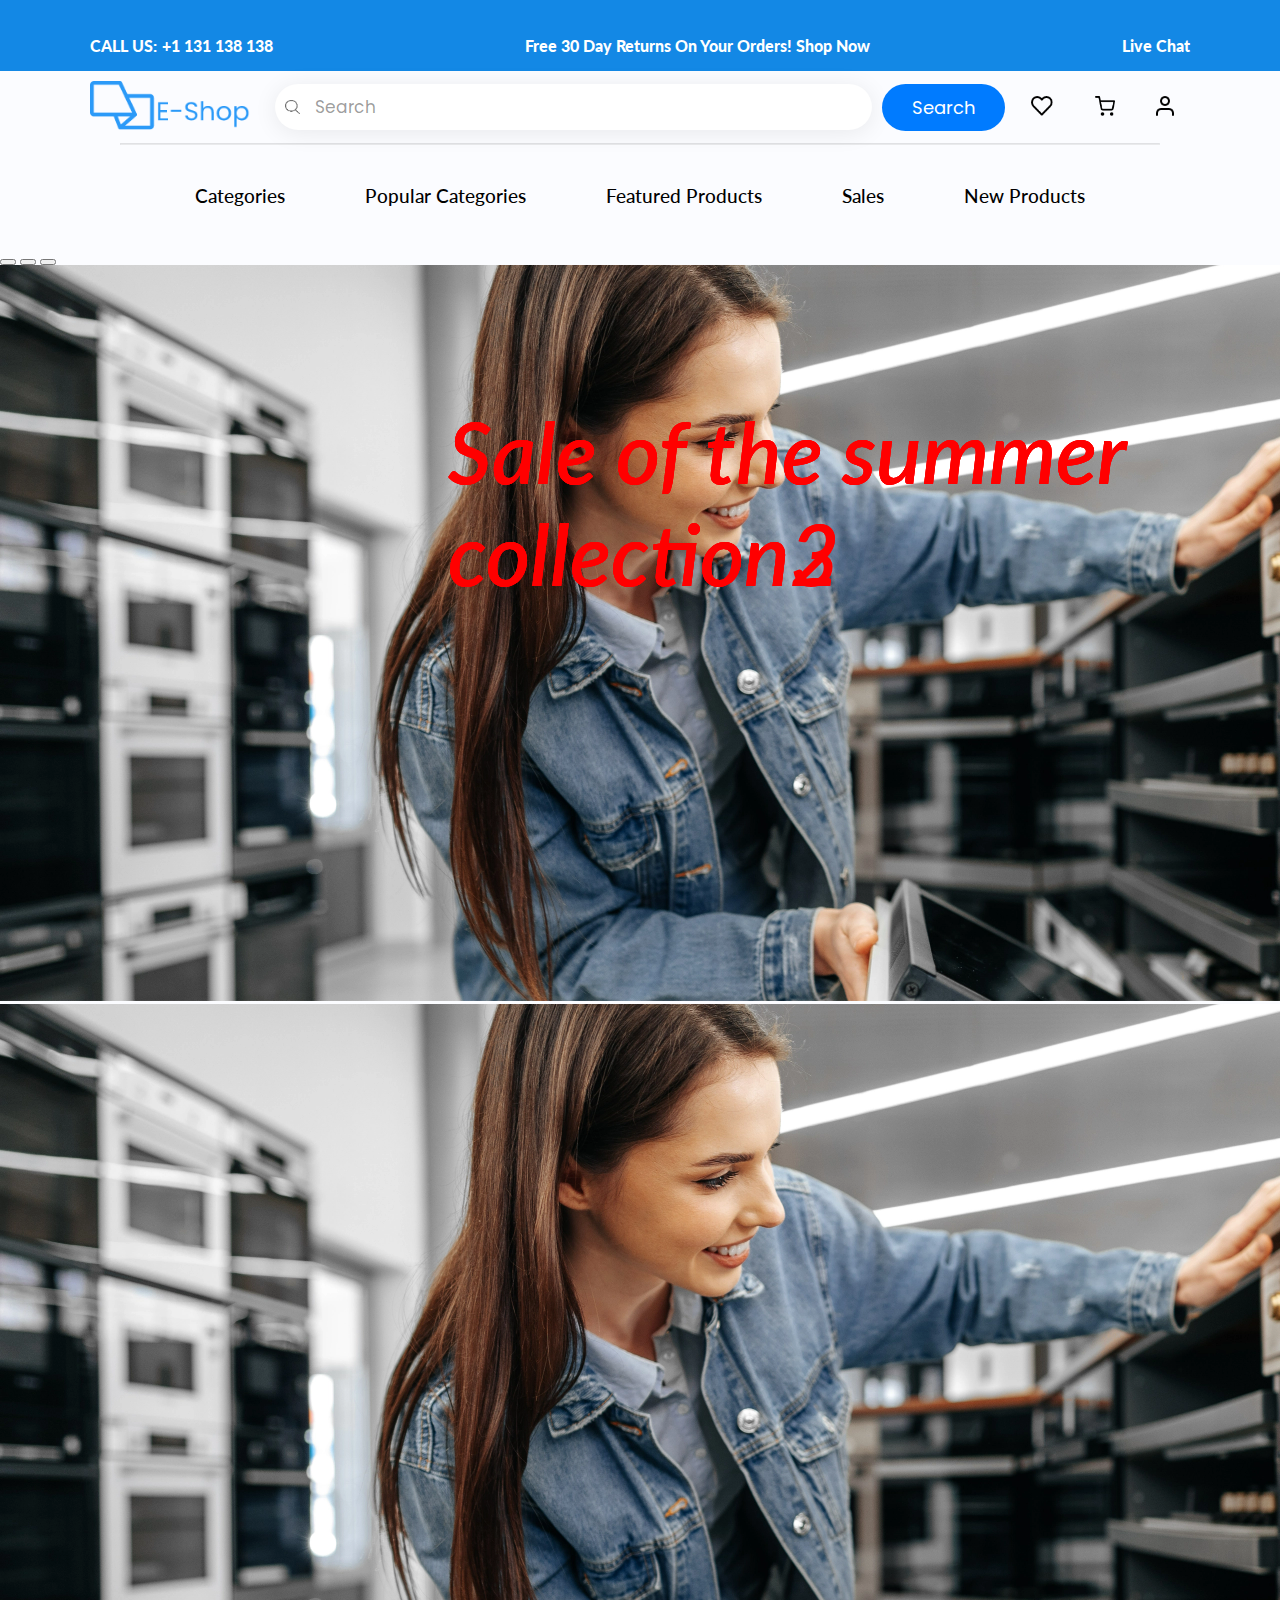
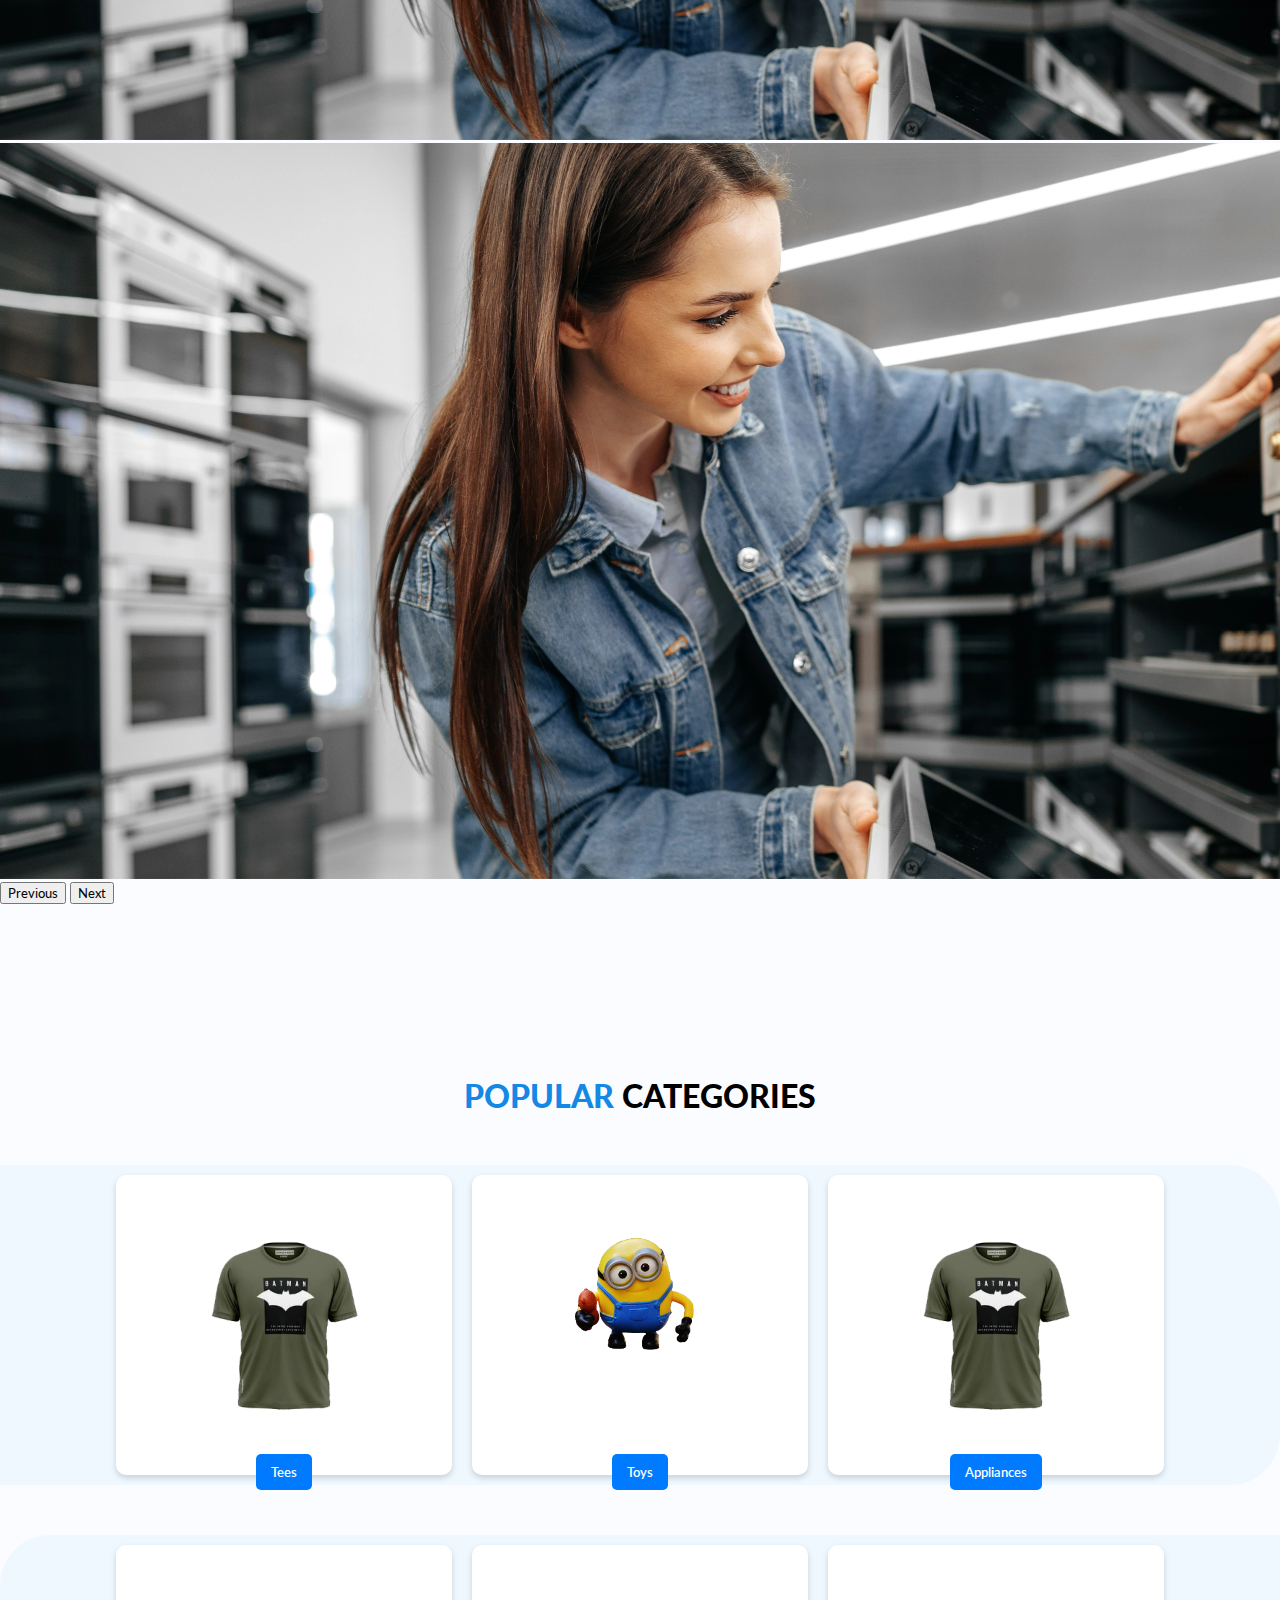
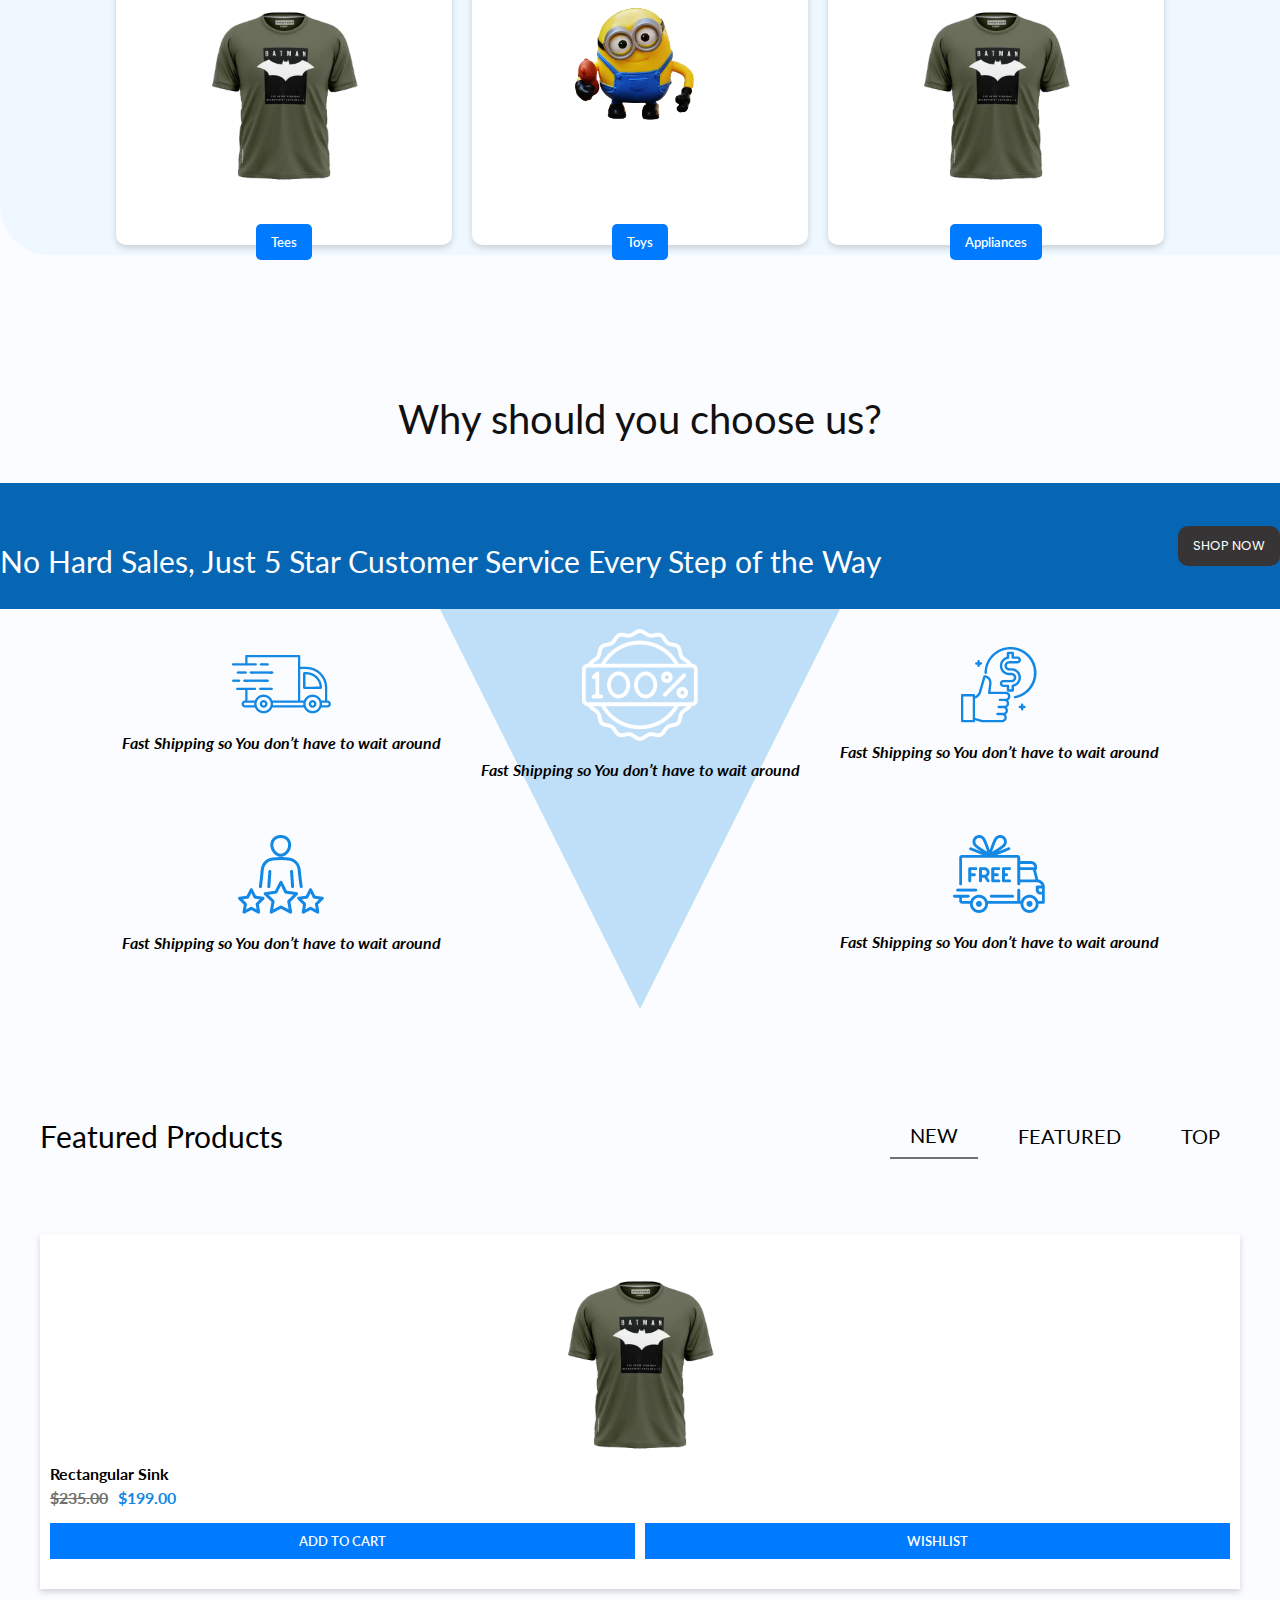
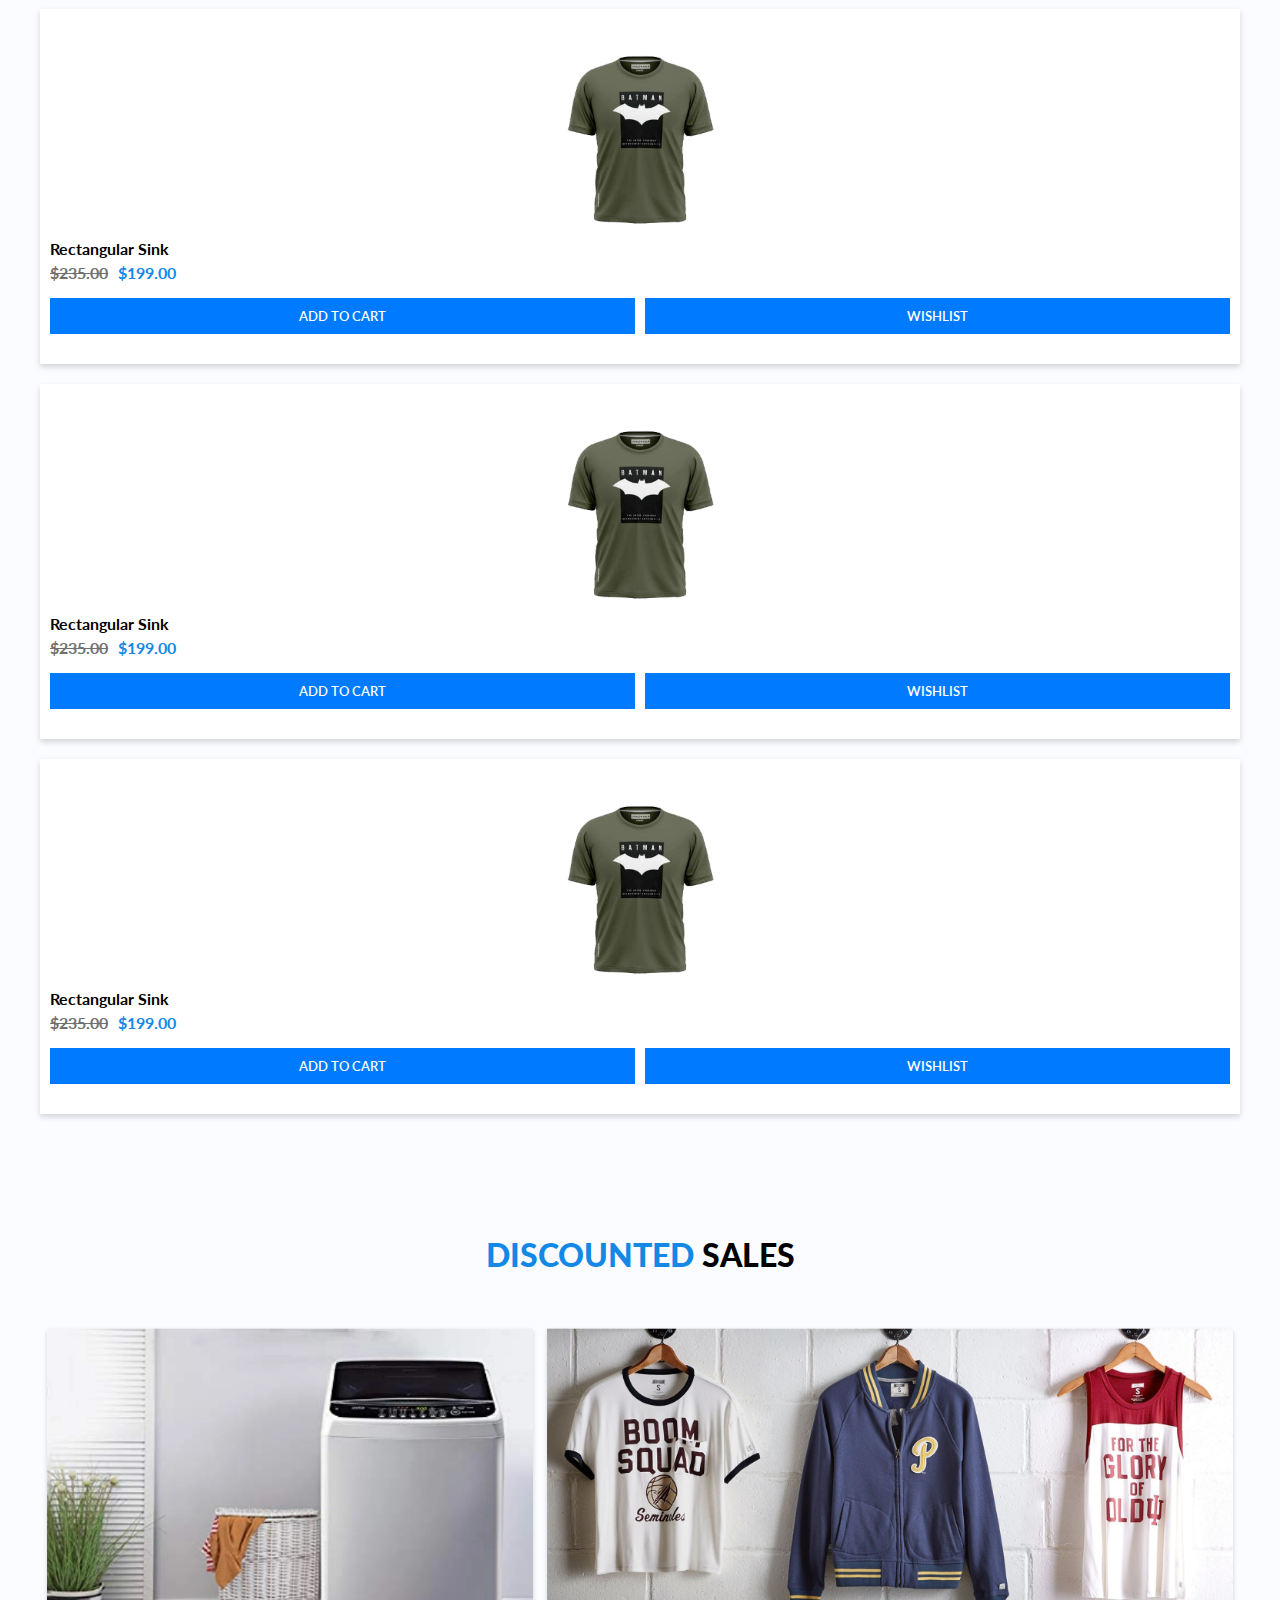
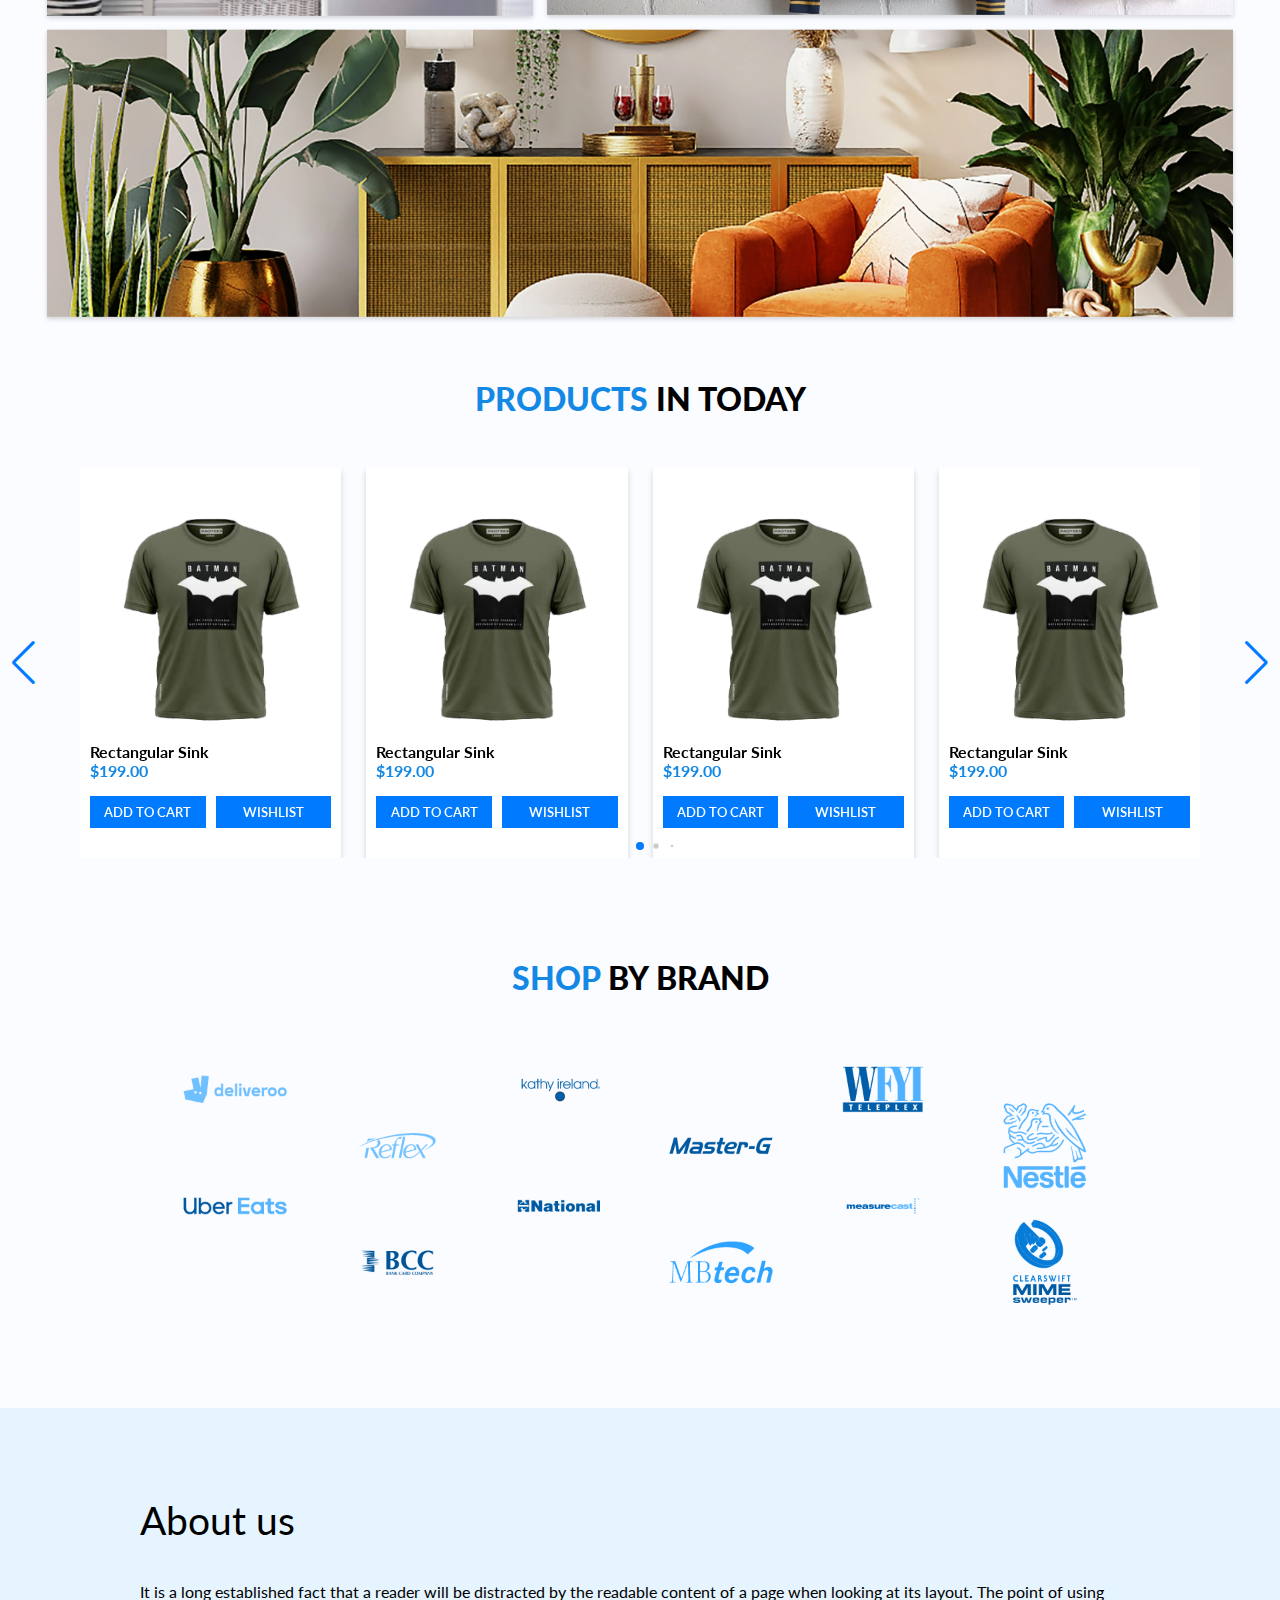
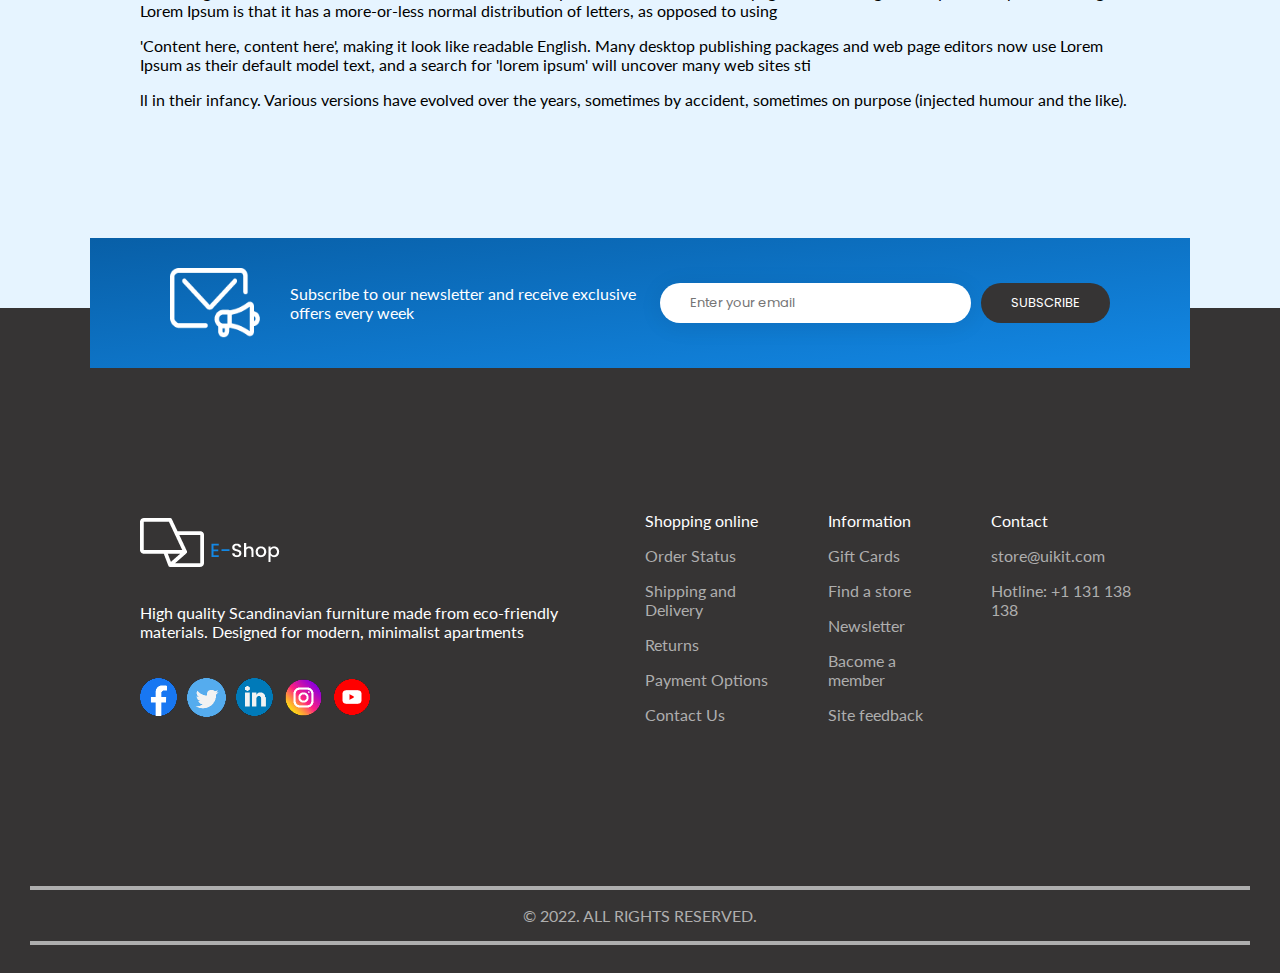
<file: index.html>
<!DOCTYPE html>
<html lang="en">
  <head>
    <meta charset="UTF-8" />
    <meta name="viewport" content="width=device-width, initial-scale=1.0" />
    <title>Index</title>
    <link rel="stylesheet" href="./index.css" />
    <link rel="stylesheet" href="./utils.css" />
    <link
      rel="stylesheet"
      href="https://cdn.jsdelivr.net/npm/swiper@11/swiper-bundle.min.css"
    />
    <link
      href="https://fonts.googleapis.com/css2?family=Lato:ital,wght@0,100;0,300;0,400;0,700;0,900;1,100;1,300;1,400;1,700;1,900&display=swap"
      rel="stylesheet"
    />
    <link
      href="https://fonts.googleapis.com/css2?family=Poppins:ital,wght@0,100;0,200;0,300;0,400;0,500;0,600;0,700;0,800;0,900;1,100;1,200;1,300;1,400;1,500;1,600;1,700;1,800;1,900&display=swap"
      rel="stylesheet"
    />
    <link rel="preconnect" href="https://fonts.gstatic.com" crossorigin />
    <link rel="preconnect" href="https://fonts.googleapis.com" />
    <link
      rel="stylesheet"
      href="https://cdnjs.cloudflare.com/ajax/libs/font-awesome/6.4.0/css/all.min.css"
      integrity="sha512-iecdLmaskl7CVkqkXNQ/ZH/XLlvWZOJyj7Yy7tcenmpD1ypASozpmT/E0iPtmFIB46ZmdtAc9eNBvH0H/ZpiBw=="
      crossorigin="anonymous"
      referrerpolicy="no-referrer"
    />
    <link
      href="https://cdn.jsdelivr.net/npm/bootstrap@5.0.2/dist/css/bootstrap.min.css"
      rel="stylesheet"
      integrity="sha384-EVSTQN3/azprG1Anm3QDgpJLIm9Nao0Yz1ztcQTwFspd3yD65VohhpuuCOmLASjC"
      crossorigin="anonymous"
    />
  </head>
  <body
    style="
      padding: 0;
      margin: 0;
      background: #fbfcff 0% 0% no-repeat padding-box;
    "
  >
    <div>
      <!-- Header -->
      <div>
        <div class="alert-container">
          <div class="parent-max-width">
            <div class="flex-cont">
              <div style="gap: 5px" class="lato_heavy flex-cont">
                <p>CALL US:</p>
                <p>+1 131 138 138</p>
              </div>
              <div class="lato_heavy">
                <p>Free 30 Day Returns On Your Orders! Shop Now</p>
              </div>
              <div class="lato_heavy">
                <p>Live Chat</p>
              </div>
            </div>
          </div>
        </div>
        <div class="responsive-headers">
          <div class="parent-max-width default-header">
            <div class="header-grid">
              <div id="header-grid-column-1">
                <img
                  src="./Assets/images/Logo.png"
                  alt=""
                  style="cursor: pointer; width: 160px"
                />
              </div>
              <div class="search-container" id="header-grid-column-2">
                <input type="text" class="search-input" placeholder="Search" />
                <button class="search-button">Search</button>
              </div>
              <div id="header-grid-column-3">
                <a href="">
                  <img src="./Assets/images/heart.png" class="icons" alt="" />
                </a>
                <a href=""
                  ><img src="./Assets/images/cart.png" class="icons" alt=""
                /></a>
                <a href=""
                  ><img src="./Assets/images/user.png" class="icons" alt=""
                /></a>
              </div>
            </div>
            <hr class="solid header-line" />
          </div>
          <div class="parent-max-width mobile-header">
            <div class="resp-header-row">
              <div class="resp-row1">
                <a
                  data-bs-toggle="offcanvas"
                  href="#offcanvasExample"
                  role="button"
                  aria-controls="offcanvasExample"
                >
                  <i
                    class="fas fa-stream"
                    style="cursor: pointer; font-size: 20px"
                  ></i>
                </a>
              </div>
              <div class="resp-row-2">
                <img
                  src="./Assets/images/Logo.png"
                  alt=""
                  style="cursor: pointer"
                />
              </div>
              <div class="resp-row-3">
                <img src="./Assets/images/heart.png" class="icons" alt="" />
                <img src="./Assets/images/cart.png" class="icons" alt="" />
                <img src="./Assets/images/user.png" class="icons" alt="" />
              </div>
            </div>
            <!--  -->
            <div
              class="offcanvas offcanvas-start"
              tabindex="-1"
              id="offcanvasExample"
              aria-labelledby="offcanvasExampleLabel"
            >
              <div class="offcanvas-header">
                <h5 class="offcanvas-title" id="offcanvasExampleLabel">Menu</h5>
                <button
                  type="button"
                  class="btn-close text-reset"
                  data-bs-dismiss="offcanvas"
                  aria-label="Close"
                ></button>
              </div>
              <div class="offcanvas-body">
                <div class="mt-3">
                  <div class="dropdown">
                    <p onclick="myFunction(event)">Categories</p>
                    <i class="fas fa-plus"></i>
                  </div>
                  <p>Popular Categories</p>
                  <p>Featured Products</p>
                  <p>Sales</p>
                  <p>New Products</p>
                  <ul
                    class="dropdown-menu"
                    aria-labelledby="dropdownMenuButton"
                  >
                    <li><a class="dropdown-item" href="#">Action</a></li>
                    <li>
                      <a class="dropdown-item" href="#">Another action</a>
                    </li>
                    <li>
                      <a class="dropdown-item" href="#">Something else here</a>
                    </li>
                  </ul>
                </div>
              </div>
            </div>
            <!--  -->
          </div>
        </div>
        <div class="nav-item-main">
          <div class="flex-cont nav-item-sub" id="nav-item-container">
            <div class="dropdown">
              <p class="nav-item" onclick="myFunction(event)">
                Categories
                <i class="fas fa-angle-down"></i>
              </p>
              <div id="myDropdown" class="dropdown-content">
                <div style="display: flex">
                  <div id="dropdown-left">
                    <div
                      class="dropdown-items selected"
                      onclick="handleDropdownItem(0)"
                    >
                      <p>Apparels</p>
                    </div>
                    <div class="dropdown-items" onclick="handleDropdownItem(1)">
                      <p>Style & Fashion</p>
                    </div>
                    <div class="dropdown-items" onclick="handleDropdownItem(2)">
                      <p>Home & Garden</p>
                    </div>
                    <div class="dropdown-items" onclick="handleDropdownItem(3)">
                      <p>Sporting Goods</p>
                    </div>
                    <div class="dropdown-items" onclick="handleDropdownItem(4)">
                      <p>Health & Wellness</p>
                    </div>
                    <div class="dropdown-items" onclick="handleDropdownItem(5)">
                      <p>Toys & Games</p>
                    </div>
                    <div class="dropdown-items" onclick="handleDropdownItem(6)">
                      <p>Pets & Pet Supplies</p>
                    </div>
                    <div class="dropdown-items" onclick="handleDropdownItem(7)">
                      <p>Camera & Mobile Accessories</p>
                    </div>
                    <div class="dropdown-items" onclick="handleDropdownItem(8)">
                      <p>Home Appliances</p>
                    </div>
                  </div>
                  <div id="dropdown-right">
                    <div id="dropdown-right-sub">
                      <div class="dropdown-right-single-item">
                        <p>ALL</p>
                        <i
                          class="fas fa-chevron-right"
                          style="color: #1388e5"
                        ></i>
                      </div>
                      <div class="dropdown-right-single-item">
                        <p>MEN</p>
                        <i
                          class="fas fa-chevron-right"
                          style="color: #1388e5"
                        ></i>
                      </div>
                      <div class="dropdown-right-single-item">
                        <p>WOMEN</p>
                        <i
                          class="fas fa-chevron-right"
                          style="color: #1388e5"
                        ></i>
                      </div>
                      <div class="dropdown-right-single-item">
                        <p>BOY</p>
                        <i
                          class="fas fa-chevron-right"
                          style="color: #1388e5"
                        ></i>
                      </div>
                      <div class="dropdown-right-single-item">
                        <p>GIRL</p>
                        <i
                          class="fas fa-chevron-right"
                          style="color: #1388e5"
                        ></i>
                      </div>
                      <div class="dropdown-right-single-item">
                        <p>BABY</p>
                        <i
                          class="fas fa-chevron-right"
                          style="color: #1388e5"
                        ></i>
                      </div>
                    </div>
                  </div>
                </div>
              </div>
            </div>
            <a href="#popular-categories"
              ><p class="nav-item">Popular Categories</p></a
            >
            <a href="#feature-product"
              ><p class="nav-item">Featured Products</p></a
            >
            <a href="#discounted-sale"><p class="nav-item">Sales</p></a>
            <a href="#new-product"><p class="nav-item">New Products</p></a>
          </div>
        </div>
      </div>
      <!-- Banner -->
      <div class="banner-cont">
        <div
          id="carouselExampleIndicators"
          class="carousel slide"
          data-bs-ride="carousel"
        >
          <div class="carousel-indicators">
            <button
              type="button"
              data-bs-target="#carouselExampleIndicators"
              data-bs-slide-to="0"
              class="active"
              aria-current="true"
              aria-label="Slide 1"
            ></button>
            <button
              type="button"
              data-bs-target="#carouselExampleIndicators"
              data-bs-slide-to="1"
              aria-label="Slide 2"
            ></button>
            <button
              type="button"
              data-bs-target="#carouselExampleIndicators"
              data-bs-slide-to="2"
              aria-label="Slide 3"
            ></button>
          </div>
          <div class="carousel-inner">
            <div class="carousel-item active">
              <img
                src="/Assets/images/banner.png"
                class="d-block w-100"
                alt="..."
              />
              <div class="carousel-caption d-none d-md-block carousel-text">
                <p>Sale of the summer collection</p>
              </div>
            </div>
            <div class="carousel-item active">
              <img
                src="/Assets/images/banner.png"
                class="d-block w-100"
                alt="..."
              />
              <div class="carousel-caption d-none d-md-block carousel-text">
                <p>Sale of the summer collection2</p>
              </div>
            </div>
            <div class="carousel-item active">
              <img
                src="/Assets/images/banner.png"
                class="d-block w-100"
                alt="..."
              />
              <div class="carousel-caption d-none d-md-block carousel-text">
                <p>Sale of the summer collection3</p>
              </div>
            </div>
          </div>
          <button
            class="carousel-control-prev"
            type="button"
            data-bs-target="#carouselExampleIndicators"
            data-bs-slide="prev"
          >
            <span class="carousel-control-prev-icon" aria-hidden="true"></span>
            <span class="visually-hidden">Previous</span>
          </button>
          <button
            class="carousel-control-next"
            type="button"
            data-bs-target="#carouselExampleIndicators"
            data-bs-slide="next"
          >
            <span class="carousel-control-next-icon" aria-hidden="true"></span>
            <span class="visually-hidden">Next</span>
          </button>
        </div>
      </div>
      <!-- Categories -->
      <div class="categories-cont" id="popular-categories">
        <h1 class="categories-main-head">
          POPULAR <span style="color: black">CATEGORIES</span>
        </h1>
        <div>
          <div class="categories-card-cont row-1">
            <!-- First Row -->
            <div class="card">
              <img src="/Assets/images/card1.png" alt="Image" />
              <div class="btn-container">
                <div>
                  <button class="btn-default">Tees</button>
                </div>
              </div>
            </div>
            <div class="card">
              <img src="/Assets/images/card2.png" alt="Image" />
              <div class="btn-container">
                <button class="btn-default">Toys</button>
              </div>
            </div>
            <div class="card">
              <img src="/Assets/images/card1.png" alt="Image" />
              <div class="btn-container">
                <button class="btn-default">Appliances</button>
              </div>
            </div>
            <!-- End First Row -->
          </div>
          <div class="categories-card-cont row-2">
            <!-- First Row -->
            <div class="card">
              <img src="/Assets/images/card1.png" alt="Image" />
              <div class="btn-container">
                <button class="btn-default">Tees</button>
              </div>
            </div>
            <div class="card">
              <img src="/Assets/images/card2.png" alt="Image" />
              <div class="btn-container">
                <button class="btn-default">Toys</button>
              </div>
            </div>
            <div class="card">
              <img src="/Assets/images/card1.png" alt="Image" />
              <div class="btn-container">
                <button class="btn-default">Appliances</button>
              </div>
            </div>
            <!-- End First Row -->
          </div>
        </div>
      </div>
      <!-- choose use -->
      <div class="choose-us">
        <p class="choose-head">Why should you choose us?</p>
        <div class="choose-sub-cont">
          <div class="parent-max-width">
            <div class="flex-cont">
              <p class="choose-text">
                No Hard Sales, Just 5 Star Customer Service Every Step of the
                Way
              </p>
              <button class="search-button shop-now-btn">SHOP NOW</button>
            </div>
          </div>
        </div>
        <div class="triangle-container">
          <div class="triangle"></div>
          <div class="triangle-content">
            <div class="flex-cont">
              <div class="key-cont">
                <img src="/Assets/images/fast-delivery.png" alt="" />
                <p>Fast Shipping so You don’t have to wait around</p>
              </div>
              <div class="key-cont">
                <img src="/Assets/images/100-percent.png" alt="" />
                <p>Fast Shipping so You don’t have to wait around</p>
              </div>
              <div class="key-cont">
                <img src="/Assets/images/11-best price.png" alt="" />
                <p>Fast Shipping so You don’t have to wait around</p>
              </div>
            </div>
            <div class="flex-cont">
              <div class="key-cont">
                <img src="/Assets/images/experience.png" alt="" />
                <p>Fast Shipping so You don’t have to wait around</p>
              </div>
              <div class="key-cont">
                <img src="/Assets/images/free-delivery.png" alt="" />
                <p>Fast Shipping so You don’t have to wait around</p>
              </div>
            </div>
          </div>
        </div>
      </div>
      <!-- Featured Products -->
      <div class="feature-cont" id="feature-product">
        <div class="parent-max-width2">
          <div class="flex-cont">
            <div>
              <p class="feature-main-head">Featured Products</p>
            </div>
            <div class="tabs">
              <div class="tab selected" onclick="selectTab(0,'new')">NEW</div>
              <div class="tab" onclick="selectTab(1,'feature')">FEATURED</div>
              <div class="tab" onclick="selectTab(2,'top')">TOP</div>
            </div>
          </div>
        </div>
        <div class="feature-content-wrapper">
          <div id="new" style="display: block">
            <div class="card-container">
              <!-- First Row -->
              <div class="f-card feature-card">
                <img src="/Assets/images/card1.png" alt="Image" />
                <div class="feature-detail">
                  <p class="feature-card-head">Rectangular Sink</p>
                  <div class="feature-rating-cont feature-rating-cont-yellow">
                    <i class="fas fa-star star"></i>
                    <i class="fas fa-star star"></i>
                    <i class="fas fa-star star"></i>
                    <i class="fas fa-star star"></i>
                    <i class="fas fa-star star"></i>
                  </div>
                  <div class="feature-content-cont">
                    <p
                      style="
                        text-decoration: line-through;
                        color: #707070;
                        font-weight: 700;
                        margin-top: 0px;
                      "
                    >
                      $235.00
                    </p>
                    <p class="feature-card-price">$199.00</p>
                  </div>
                  <div class="feature-btn-cont">
                    <button class="btn-default">ADD TO CART</button>
                    <button class="btn-default">WISHLIST</button>
                  </div>
                </div>
              </div>
              <div class="f-card feature-card">
                <img src="/Assets/images/card1.png" alt="Image" />
                <div class="feature-detail">
                  <p class="feature-card-head">Rectangular Sink</p>
                  <div class="feature-rating-cont">
                    <i class="far fa-star" style="color: #a5a5a5"></i>
                    <i class="far fa-star" style="color: #a5a5a5"></i>
                    <i class="far fa-star" style="color: #a5a5a5"></i>
                    <i class="far fa-star" style="color: #a5a5a5"></i>
                    <i class="far fa-star" style="color: #a5a5a5"></i>
                  </div>
                  <div class="feature-content-cont">
                    <p
                      style="
                        text-decoration: line-through;
                        color: #707070;
                        font-weight: 700;
                        margin-top: 0px;
                      "
                    >
                      $235.00
                    </p>
                    <p class="feature-card-price">$199.00</p>
                  </div>
                  <div class="feature-btn-cont">
                    <button class="btn-default">ADD TO CART</button>
                    <button class="btn-default">WISHLIST</button>
                  </div>
                </div>
              </div>
              <div class="f-card feature-card">
                <img src="/Assets/images/card1.png" alt="Image" />
                <div class="feature-detail">
                  <p class="feature-card-head">Rectangular Sink</p>
                  <div class="feature-rating-cont">
                    <i class="far fa-star" style="color: #a5a5a5"></i>
                    <i class="far fa-star" style="color: #a5a5a5"></i>
                    <i class="far fa-star" style="color: #a5a5a5"></i>
                    <i class="far fa-star" style="color: #a5a5a5"></i>
                    <i class="far fa-star" style="color: #a5a5a5"></i>
                  </div>
                  <div class="feature-content-cont">
                    <p
                      style="
                        text-decoration: line-through;
                        color: #707070;
                        font-weight: 700;
                        margin-top: 0px;
                      "
                    >
                      $235.00
                    </p>
                    <p class="feature-card-price">$199.00</p>
                  </div>
                  <div class="feature-btn-cont">
                    <button class="btn-default">ADD TO CART</button>
                    <button class="btn-default">WISHLIST</button>
                  </div>
                </div>
              </div>
              <div class="f-card feature-card">
                <img src="/Assets/images/card1.png" alt="Image" />
                <div class="feature-detail">
                  <p class="feature-card-head">Rectangular Sink</p>
                  <div class="feature-rating-cont">
                    <i class="far fa-star" style="color: #a5a5a5"></i>
                    <i class="far fa-star" style="color: #a5a5a5"></i>
                    <i class="far fa-star" style="color: #a5a5a5"></i>
                    <i class="far fa-star" style="color: #a5a5a5"></i>
                    <i class="far fa-star" style="color: #a5a5a5"></i>
                  </div>
                  <div class="feature-content-cont">
                    <p
                      style="
                        text-decoration: line-through;
                        color: #707070;
                        font-weight: 700;
                        margin-top: 0px;
                      "
                    >
                      $235.00
                    </p>
                    <p class="feature-card-price">$199.00</p>
                  </div>
                  <div class="feature-btn-cont">
                    <button class="btn-default">ADD TO CART</button>
                    <button class="btn-default">WISHLIST</button>
                  </div>
                </div>
              </div>
              <!-- End First Row -->
            </div>
          </div>
          <div id="feature" style="display: none">
            <div class="card-container">
              <!-- First Row -->
              <div class="f-card feature-card">
                <img src="/Assets/images/card1.png" alt="Image" />
                <div class="feature-detail">
                  <p class="feature-card-head">Rectangular Sink</p>
                  <div class="feature-rating-cont feature-rating-cont-yellow">
                    <i class="fas fa-star star"></i>
                    <i class="fas fa-star star"></i>
                    <i class="fas fa-star star"></i>
                    <i class="fas fa-star star"></i>
                    <i class="fas fa-star star"></i>
                  </div>
                  <div class="feature-content-cont">
                    <p
                      style="
                        text-decoration: line-through;
                        color: #707070;
                        font-weight: 700;
                        margin-top: 0px;
                      "
                    >
                      $235.00
                    </p>
                    <p class="feature-card-price">$199.00</p>
                  </div>
                  <div class="feature-btn-cont">
                    <button class="btn">ADD TO CART</button>
                    <button class="btn">WISHLIST</button>
                  </div>
                </div>
              </div>
              <div class="f-card feature-card">
                <img src="/Assets/images/card1.png" alt="Image" />
                <div class="feature-detail">
                  <p class="feature-card-head">Rectangular Sink</p>
                  <div class="feature-rating-cont">
                    <i class="far fa-star" style="color: #a5a5a5"></i>
                    <i class="far fa-star" style="color: #a5a5a5"></i>
                    <i class="far fa-star" style="color: #a5a5a5"></i>
                    <i class="far fa-star" style="color: #a5a5a5"></i>
                    <i class="far fa-star" style="color: #a5a5a5"></i>
                  </div>
                  <div class="feature-content-cont">
                    <p
                      style="
                        text-decoration: line-through;
                        color: #707070;
                        font-weight: 700;
                        margin-top: 0px;
                      "
                    >
                      $235.00
                    </p>
                    <p class="feature-card-price">$199.00</p>
                  </div>
                  <div class="feature-btn-cont">
                    <button class="btn-default">ADD TO CART</button>
                    <button class="btn-default">WISHLIST</button>
                  </div>
                </div>
              </div>
              <div class="f-card feature-card">
                <img src="/Assets/images/card1.png" alt="Image" />
                <div class="feature-detail">
                  <p class="feature-card-head">Rectangular Sink</p>
                  <div class="feature-rating-cont">
                    <i class="far fa-star" style="color: #a5a5a5"></i>
                    <i class="far fa-star" style="color: #a5a5a5"></i>
                    <i class="far fa-star" style="color: #a5a5a5"></i>
                    <i class="far fa-star" style="color: #a5a5a5"></i>
                    <i class="far fa-star" style="color: #a5a5a5"></i>
                  </div>
                  <div class="feature-content-cont">
                    <p
                      style="
                        text-decoration: line-through;
                        color: #707070;
                        font-weight: 700;
                        margin-top: 0px;
                      "
                    >
                      $235.00
                    </p>
                    <p class="feature-card-price">$199.00</p>
                  </div>
                  <div class="feature-btn-cont">
                    <button class="btn-default">ADD TO CART</button>
                    <button class="btn-default">WISHLIST</button>
                  </div>
                </div>
              </div>
              <div class="f-card feature-card">
                <img src="/Assets/images/card1.png" alt="Image" />
                <div class="feature-detail">
                  <p class="feature-card-head">Rectangular Sink</p>
                  <div class="feature-rating-cont">
                    <i class="far fa-star" style="color: #a5a5a5"></i>
                    <i class="far fa-star" style="color: #a5a5a5"></i>
                    <i class="far fa-star" style="color: #a5a5a5"></i>
                    <i class="far fa-star" style="color: #a5a5a5"></i>
                    <i class="far fa-star" style="color: #a5a5a5"></i>
                  </div>
                  <div class="feature-content-cont">
                    <p
                      style="
                        text-decoration: line-through;
                        color: #707070;
                        font-weight: 700;
                        margin-top: 0px;
                      "
                    >
                      $235.00
                    </p>
                    <p class="feature-card-price">$199.00</p>
                  </div>
                  <div class="feature-btn-cont">
                    <button class="btn-default">ADD TO CART</button>
                    <button class="btn-default">WISHLIST</button>
                  </div>
                </div>
              </div>
              <!-- End First Row -->
            </div>
          </div>
          <div id="top" style="display: none">
            <div class="card-container">
              <!-- First Row -->
              <div class="f-card feature-card">
                <img src="/Assets/images/card1.png" alt="Image" />
                <div class="feature-detail">
                  <p class="feature-card-head">Rectangular Sink</p>
                  <div class="feature-rating-cont feature-rating-cont-yellow">
                    <i class="fas fa-star star"></i>
                    <i class="fas fa-star star"></i>
                    <i class="fas fa-star star"></i>
                    <i class="fas fa-star star"></i>
                    <i class="fas fa-star star"></i>
                  </div>
                  <div class="feature-content-cont">
                    <p
                      style="
                        text-decoration: line-through;
                        color: #707070;
                        font-weight: 700;
                        margin-top: 0px;
                      "
                    >
                      $235.00
                    </p>
                    <p class="feature-card-price">$199.00</p>
                  </div>
                  <div class="feature-btn-cont">
                    <button class="btn-default">ADD TO CART</button>
                    <button class="btn-default">WISHLIST</button>
                  </div>
                </div>
              </div>
              <div class="f-card feature-card">
                <img src="/Assets/images/card1.png" alt="Image" />
                <div class="feature-detail">
                  <p class="feature-card-head">Rectangular Sink</p>
                  <div class="feature-rating-cont">
                    <i class="far fa-star" style="color: #a5a5a5"></i>
                    <i class="far fa-star" style="color: #a5a5a5"></i>
                    <i class="far fa-star" style="color: #a5a5a5"></i>
                    <i class="far fa-star" style="color: #a5a5a5"></i>
                    <i class="far fa-star" style="color: #a5a5a5"></i>
                  </div>
                  <div class="feature-content-cont">
                    <p
                      style="
                        text-decoration: line-through;
                        color: #707070;
                        font-weight: 700;
                        margin-top: 0px;
                      "
                    >
                      $235.00
                    </p>
                    <p class="feature-card-price">$199.00</p>
                  </div>
                  <div class="feature-btn-cont">
                    <button class="btn-default">ADD TO CART</button>
                    <button class="btn-default">WISHLIST</button>
                  </div>
                </div>
              </div>
              <div class="f-card feature-card">
                <img src="/Assets/images/card1.png" alt="Image" />
                <div class="feature-detail">
                  <p class="feature-card-head">Rectangular Sink</p>
                  <div class="feature-rating-cont">
                    <i class="far fa-star" style="color: #a5a5a5"></i>
                    <i class="far fa-star" style="color: #a5a5a5"></i>
                    <i class="far fa-star" style="color: #a5a5a5"></i>
                    <i class="far fa-star" style="color: #a5a5a5"></i>
                    <i class="far fa-star" style="color: #a5a5a5"></i>
                  </div>
                  <div class="feature-content-cont">
                    <p
                      style="
                        text-decoration: line-through;
                        color: #707070;
                        font-weight: 700;
                        margin-top: 0px;
                      "
                    >
                      $235.00
                    </p>
                    <p class="feature-card-price">$199.00</p>
                  </div>
                  <div class="feature-btn-cont">
                    <button class="btn-default">ADD TO CART</button>
                    <button class="btn-default">WISHLIST</button>
                  </div>
                </div>
              </div>
              <div class="f-card feature-card">
                <img src="/Assets/images/card1.png" alt="Image" />
                <div class="feature-detail">
                  <p class="feature-card-head">Rectangular Sink</p>
                  <div class="feature-rating-cont">
                    <i class="far fa-star" style="color: #a5a5a5"></i>
                    <i class="far fa-star" style="color: #a5a5a5"></i>
                    <i class="far fa-star" style="color: #a5a5a5"></i>
                    <i class="far fa-star" style="color: #a5a5a5"></i>
                    <i class="far fa-star" style="color: #a5a5a5"></i>
                  </div>
                  <div class="feature-content-cont">
                    <p
                      style="
                        text-decoration: line-through;
                        color: #707070;
                        font-weight: 700;
                        margin-top: 0px;
                      "
                    >
                      $235.00
                    </p>
                    <p class="feature-card-price">$199.00</p>
                  </div>
                  <div class="feature-btn-cont">
                    <button class="btn-default">ADD TO CART</button>
                    <button class="btn-default">WISHLIST</button>
                  </div>
                </div>
              </div>
              <!-- End First Row -->
            </div>
          </div>
        </div>
      </div>
      <!-- Discounted sales -->
      <div class="parent-max-width2 sale-banner" id="discounted-sale">
        <h1 class="categories-main-head">
          DISCOUNTED <span style="color: black">SALES</span>
        </h1>
        <div>
          <div>
            <div class="banner-grid-container">
              <img
                src="/Assets/images/LG.png"
                alt=""
                style="width: 100%; height: auto; grid-column: span 5"
              />
              <img
                src="/Assets/images/cute-college-apparel-1533568750.png"
                alt=""
                style="width: 100%; height: auto; grid-column: span 7"
              />
            </div>
            <div>
              <img
                src="/Assets/images/istockphoto-1300125969-170667a.png"
                alt=""
                style="width: 100%; height: auto"
              />
            </div>
          </div>
        </div>
      </div>
      <!-- PRODUCTS IN TODAY -->
      <div class="parent-max-width today-product" id="new-product">
        <h1 class="categories-main-head">
          PRODUCTS <span style="color: black">IN TODAY</span>
        </h1>
        <div>
          <div class="slide-container swiper">
            <div class="slide-content">
              <div class="card-wrapper swiper-wrapper">
                <div class="swiper-slide">
                  <div class="swiper-slider-card">
                    <img src="/Assets/images/card1.png" alt="Image" />
                    <div>
                      <p class="feature-card-head">Rectangular Sink</p>
                      <div class="feature-content-cont">
                        <p class="feature-card-price">$199.00</p>
                      </div>
                      <div class="feature-btn-cont">
                        <button class="btn-default">ADD TO CART</button>
                        <button class="btn-default">WISHLIST</button>
                      </div>
                    </div>
                  </div>
                </div>
                <div class="swiper-slide">
                  <div class="swiper-slider-card">
                    <img src="/Assets/images/card1.png" alt="Image" />
                    <div>
                      <p class="feature-card-head">Rectangular Sink</p>
                      <div class="feature-content-cont">
                        <p class="feature-card-price">$199.00</p>
                      </div>
                      <div class="feature-btn-cont">
                        <button class="btn-default">ADD TO CART</button>
                        <button class="btn-default">WISHLIST</button>
                      </div>
                    </div>
                  </div>
                </div>
                <div class="swiper-slide">
                  <div class="swiper-slider-card">
                    <img src="/Assets/images/card1.png" alt="Image" />
                    <div>
                      <p class="feature-card-head">Rectangular Sink</p>
                      <div class="feature-content-cont">
                        <p class="feature-card-price">$199.00</p>
                      </div>
                      <div class="feature-btn-cont">
                        <button class="btn-default">ADD TO CART</button>
                        <button class="btn-default">WISHLIST</button>
                      </div>
                    </div>
                  </div>
                </div>
                <div class="swiper-slide">
                  <div class="swiper-slider-card">
                    <img src="/Assets/images/card1.png" alt="Image" />
                    <div>
                      <p class="feature-card-head">Rectangular Sink</p>
                      <div class="feature-content-cont">
                        <p class="feature-card-price">$199.00</p>
                      </div>
                      <div class="feature-btn-cont">
                        <button class="btn-default">ADD TO CART</button>
                        <button class="btn-default">WISHLIST</button>
                      </div>
                    </div>
                  </div>
                </div>
                <div class="swiper-slide">
                  <div class="swiper-slider-card">
                    <img src="/Assets/images/card1.png" alt="Image" />
                    <div>
                      <p class="feature-card-head">Rectangular Sink</p>
                      <div class="feature-content-cont">
                        <p class="feature-card-price">$199.00</p>
                      </div>
                      <div class="feature-btn-cont">
                        <button class="btn-default">ADD TO CART</button>
                        <button class="btn-default">WISHLIST</button>
                      </div>
                    </div>
                  </div>
                </div>
                <div class="swiper-slide">
                  <div class="swiper-slider-card">
                    <img src="/Assets/images/card1.png" alt="Image" />
                    <div>
                      <p class="feature-card-head">Rectangular Sink</p>
                      <div class="feature-content-cont">
                        <p class="feature-card-price">$199.00</p>
                      </div>
                      <div class="feature-btn-cont">
                        <button class="btn-default">ADD TO CART</button>
                        <button class="btn-default">WISHLIST</button>
                      </div>
                    </div>
                  </div>
                </div>
                <div class="swiper-slide">
                  <div class="swiper-slider-card">
                    <img src="/Assets/images/card1.png" alt="Image" />
                    <div>
                      <p class="feature-card-head">Rectangular Sink</p>
                      <div class="feature-content-cont">
                        <p class="feature-card-price">$199.00</p>
                      </div>
                      <div class="feature-btn-cont">
                        <button class="btn-default">ADD TO CART</button>
                        <button class="btn-default">WISHLIST</button>
                      </div>
                    </div>
                  </div>
                </div>
                <div class="swiper-slide">
                  <div class="swiper-slider-card">
                    <img src="/Assets/images/card1.png" alt="Image" />
                    <div>
                      <p class="feature-card-head">Rectangular Sink</p>
                      <div class="feature-content-cont">
                        <p class="feature-card-price">$199.00</p>
                      </div>
                      <div class="feature-btn-cont">
                        <button class="btn-default">ADD TO CART</button>
                        <button class="btn-default">WISHLIST</button>
                      </div>
                    </div>
                  </div>
                </div>
                <div class="swiper-slide">
                  <div class="swiper-slider-card">
                    <img src="/Assets/images/card1.png" alt="Image" />
                    <div>
                      <p class="feature-card-head">Rectangular Sink</p>
                      <div class="feature-content-cont">
                        <p class="feature-card-price">$199.00</p>
                      </div>
                      <div class="feature-btn-cont">
                        <button class="btn-default">ADD TO CART</button>
                        <button class="btn-default">WISHLIST</button>
                      </div>
                    </div>
                  </div>
                </div>
              </div>
            </div>
            <div class="swiper-button-next swiper-navBtn"></div>
            <div class="swiper-button-prev swiper-navBtn"></div>
            <div class="swiper-pagination"></div>
          </div>
        </div>
      </div>
      <!-- shop by brand -->
      <div class="shop-brand-cont">
        <h1 class="categories-main-head">
          SHOP <span style="color: black">BY BRAND</span>
        </h1>
        <div>
          <img src="/Assets/images/brand.png" alt="" />
        </div>
      </div>
      <!-- about us -->
      <div class="about-us-cont">
        <div class="about-sub-cont">
          <div class="parent-max-width3">
            <p class="about-head">About us</p>
            <div>
              <p>
                It is a long established fact that a reader will be distracted
                by the readable content of a page when looking at its layout.
                The point of using Lorem Ipsum is that it has a more-or-less
                normal distribution of letters, as opposed to using
              </p>
              <p>
                'Content here, content here', making it look like readable
                English. Many desktop publishing packages and web page editors
                now use Lorem Ipsum as their default model text, and a search
                for 'lorem ipsum' will uncover many web sites sti
              </p>
              <p>
                ll in their infancy. Various versions have evolved over the
                years, sometimes by accident, sometimes on purpose (injected
                humour and the like).
              </p>
            </div>
          </div>
        </div>
      </div>
      <!-- Footer -->
      <div class="footer-main-cont">
        <div class="subscribe-row">
          <div class="parent-max-width">
            <div style="position: relative">
              <div class="subscribe-sub-row">
                <div style="z-index: 100" class="flex-cont">
                  <div class="subscribe-col-1">
                    <img
                      src="/Assets/images/Layer_4.png"
                      alt=""
                      style="width: 90px; height: 70px"
                    />
                    <p style="color: #ffffff">
                      Subscribe to our newsletter and receive exclusive offers
                      every week
                    </p>
                  </div>
                  <div class="subscribe-col-1 subscribe-col-2">
                    <input
                      type="text"
                      class="email-input"
                      placeholder="Enter your email"
                    />
                    <button
                      class="search-button"
                      style="background-color: #363434; font-size: 13px"
                    >
                      SUBSCRIBE
                    </button>
                  </div>
                </div>
              </div>
            </div>
          </div>
        </div>
        <div class="flex-cont footer-desc-row">
          <div class="parent-max-width">
            <div class="footer-grid-row">
              <div class="footer-grid-col1">
                <img src="/Assets/images/LogoWhite.png" alt="" />
                <p style="color: #ffffff">
                  High quality Scandinavian furniture made from eco-friendly
                  materials. Designed for modern, minimalist apartments
                </p>
                <div class="footer-icon-cont">
                  <img src="/Assets/images/facebook.png" alt="" />
                  <img src="/Assets/images/twitter.png" alt="" />
                  <img src="/Assets/images/linkedin (1).png" alt="" />
                  <img src="/Assets/images/instagram.png" alt="" />
                  <img src="/Assets/images/youtube (1).png" alt="" />
                </div>
              </div>
              <div class="footer-grid-col2">
                <div>
                  <p style="color: #ffffff">Shopping online</p>
                  <div class="grey-text">
                    <p>Order Status</p>
                    <p>Shipping and Delivery</p>
                    <p>Returns</p>
                    <p>Payment Options</p>
                    <p>Contact Us</p>
                  </div>
                </div>
                <div>
                  <p style="color: #ffffff">Information</p>
                  <div class="grey-text">
                    <p>Gift Cards</p>
                    <p>Find a store</p>
                    <p>Newsletter</p>
                    <p>Bacome a member</p>
                    <p>Site feedback</p>
                  </div>
                </div>
                <div>
                  <p style="color: #ffffff">Contact</p>
                  <div class="grey-text">
                    <p>store@uikit.com</p>
                    <p>Hotline: +1 131 138 138</p>
                  </div>
                </div>
              </div>
            </div>
            <div class="mobile-icon">
              <div class="footer-icon-mob-cont">
                <img src="/Assets/images/facebook.png" alt="" />
                <img src="/Assets/images/twitter.png" alt="" />
                <img src="/Assets/images/linkedin (1).png" alt="" />
                <img src="/Assets/images/instagram.png" alt="" />
                <img src="/Assets/images/youtube (1).png" alt="" />
              </div>
            </div>
          </div>
        </div>
        <div style="padding: 10px 20px">
          <hr class="solid grey-border" />
          <p style="text-align: center" class="grey-text">
            © 2022. ALL RIGHTS RESERVED.
          </p>
          <hr class="solid grey-border" />
        </div>
      </div>
    </div>
    <!-- Include the JavaScript file -->
    <script src="https://cdn.jsdelivr.net/npm/swiper@11/swiper-bundle.min.js"></script>
    <script src="/JavaScript/index.js"></script>
    <script
      src="https://cdn.jsdelivr.net/npm/bootstrap@5.0.2/dist/js/bootstrap.bundle.min.js"
      integrity="sha384-MrcW6ZMFYlzcLA8Nl+NtUVF0sA7MsXsP1UyJoMp4YLEuNSfAP+JcXn/tWtIaxVXM"
      crossorigin="anonymous"
    ></script>
    <script>
      // Function to toggle the dropdown
      function myFunction(event) {
        document.getElementById("myDropdown").classList.toggle("show");
        event.stopPropagation(); // Prevent event bubbling to the document
      }

      // Close the dropdown when clicking outside of it
      document.addEventListener("click", function (event) {
        const dropdown = document.getElementById("myDropdown");
        if (!event.target.closest(".dropdown")) {
          if (dropdown.classList.contains("show")) {
            dropdown.classList.remove("show");
          }
        }
      });

      function handleDropdownItem(index) {
        const dropdownItems = document.querySelectorAll(".dropdown-items");
        console.log(dropdownItems, "dropdownItems");
        dropdownItems.forEach((item) => {
          item.classList.remove("selected");
        });
        dropdownItems[index].classList.add("selected");
      }
      // initializing swiper

      var swiper = new Swiper(".slide-content", {
        slidesPerView: 5,
        spaceBetween: 25,
        loop: true,
        centerSlide: "true",
        fade: "true",
        grabCursor: "true",
        pagination: {
          el: ".swiper-pagination",
          clickable: true,
          dynamicBullets: true,
        },
        navigation: {
          nextEl: ".swiper-button-next",
          prevEl: ".swiper-button-prev",
        },
        breakpoints: {
          0: {
            slidesPerView: 1,
          },
          520: {
            slidesPerView: 2,
          },
          950: {
            slidesPerView: 4,
          },
        },
      });
    </script>
  </body>
</html>
</file>
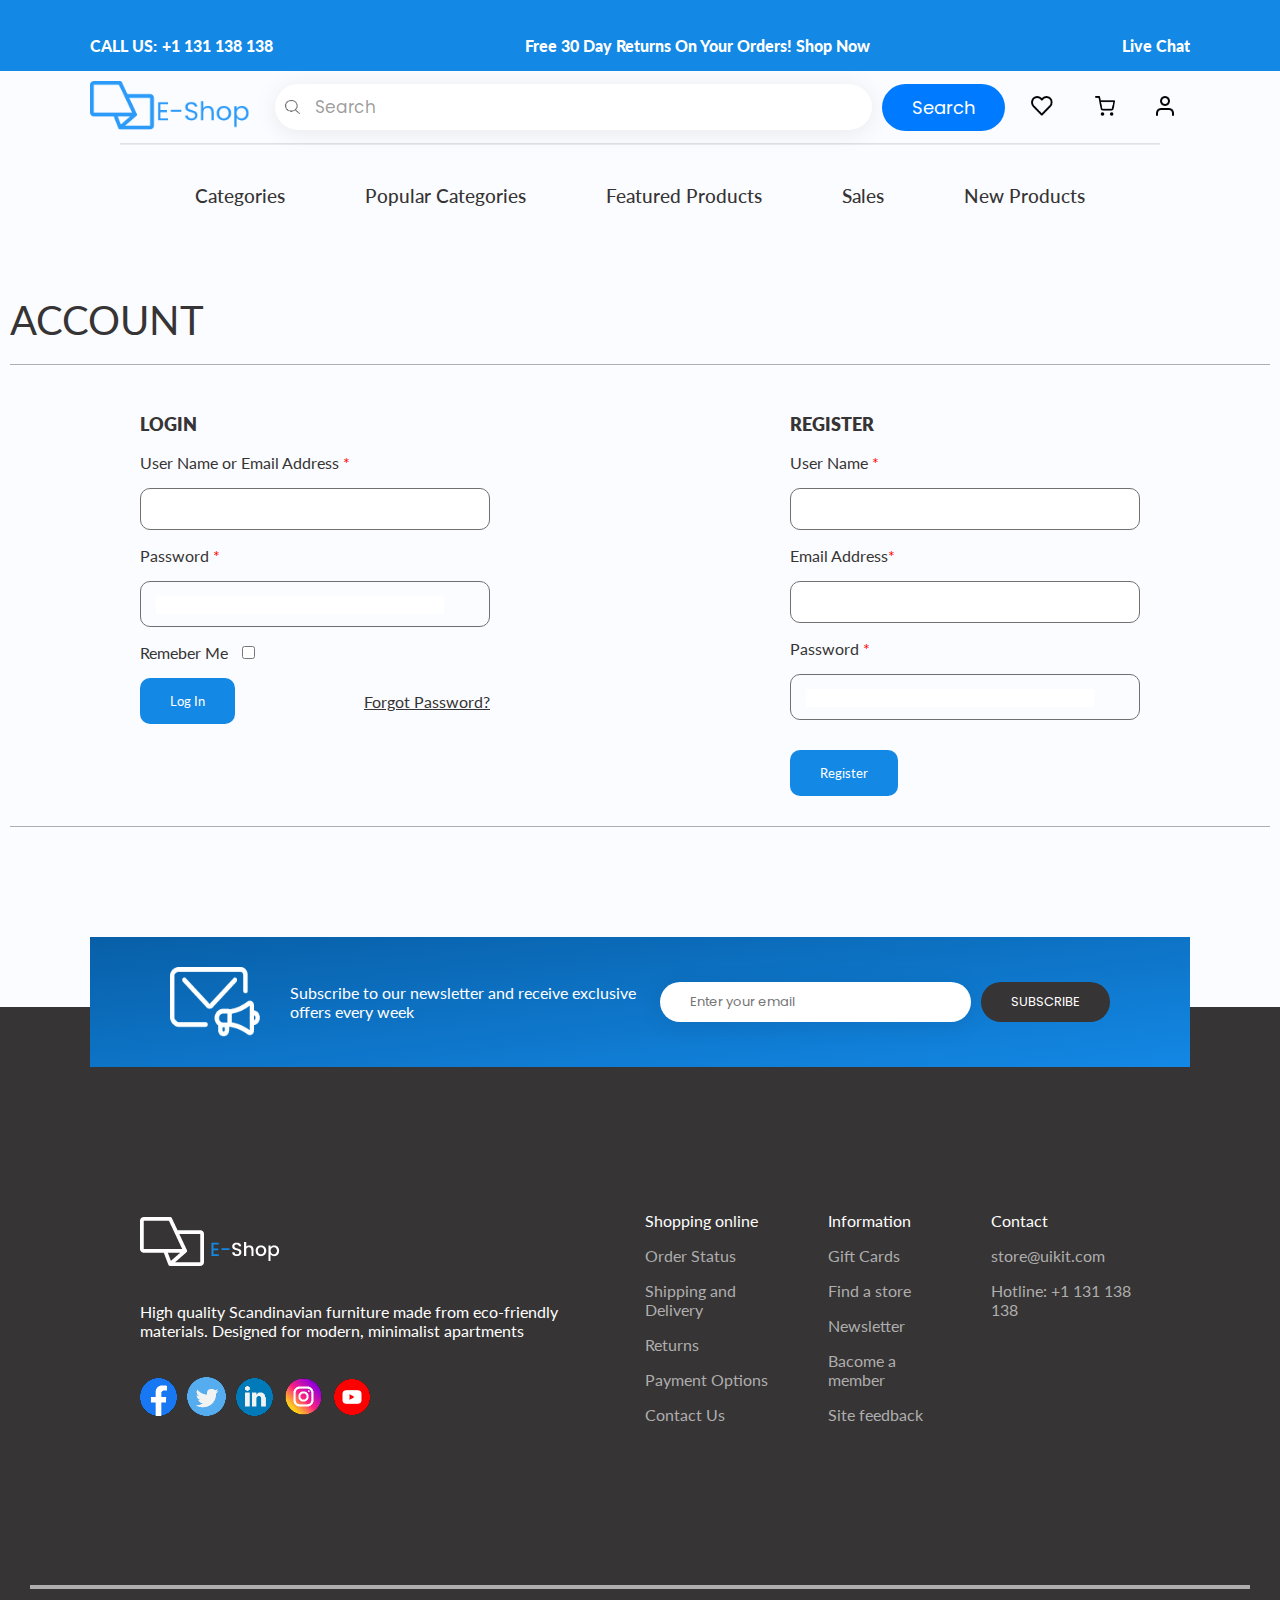
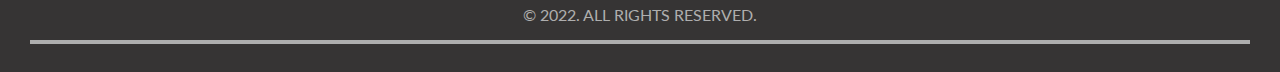
<file: account.html>
<!DOCTYPE html>
<html lang="en">
  <head>
    <meta charset="UTF-8" />
    <meta name="viewport" content="width=device-width, initial-scale=1.0" />
    <title>Account</title>
    <link rel="stylesheet" href="./account.css" />
    <link rel="stylesheet" href="./utils.css" />
    <link
      href="https://fonts.googleapis.com/css2?family=Lato:ital,wght@0,100;0,300;0,400;0,700;0,900;1,100;1,300;1,400;1,700;1,900&display=swap"
      rel="stylesheet"
    />
    <link rel="preconnect" href="https://fonts.googleapis.com" />
    <link rel="preconnect" href="https://fonts.gstatic.com" crossorigin />
    <link
      href="https://fonts.googleapis.com/css2?family=Poppins:ital,wght@0,100;0,200;0,300;0,400;0,500;0,600;0,700;0,800;0,900;1,100;1,200;1,300;1,400;1,500;1,600;1,700;1,800;1,900&display=swap"
      rel="stylesheet"
    />
    <link
      rel="stylesheet"
      href="https://cdnjs.cloudflare.com/ajax/libs/font-awesome/6.4.0/css/all.min.css"
      integrity="sha512-iecdLmaskl7CVkqkXNQ/ZH/XLlvWZOJyj7Yy7tcenmpD1ypASozpmT/E0iPtmFIB46ZmdtAc9eNBvH0H/ZpiBw=="
      crossorigin="anonymous"
      referrerpolicy="no-referrer"
    />
    <link
      href="https://cdn.jsdelivr.net/npm/bootstrap@5.0.2/dist/css/bootstrap.min.css"
      rel="stylesheet"
      integrity="sha384-EVSTQN3/azprG1Anm3QDgpJLIm9Nao0Yz1ztcQTwFspd3yD65VohhpuuCOmLASjC"
      crossorigin="anonymous"
    />
  </head>
  <body
    style="
      padding: 0px;
      margin: 0px;
      background: #fbfcff 0% 0% no-repeat padding-box;
      color: #363434;
    "
  >
    <div>
      <!-- Header -->
      <div>
        <div class="alert-container">
          <div class="parent-max-width">
            <div class="flex-cont">
              <div style="gap: 5px" class="lato_heavy flex-cont">
                <p>CALL US:</p>
                <p>+1 131 138 138</p>
              </div>
              <div class="lato_heavy">
                <p>Free 30 Day Returns On Your Orders! Shop Now</p>
              </div>
              <div class="lato_heavy">
                <p>Live Chat</p>
              </div>
            </div>
          </div>
        </div>
        <div class="responsive-headers">
          <div class="parent-max-width default-header">
            <div class="header-grid">
              <div id="header-grid-column-1">
                <img
                  src="./Assets/images/Logo.png"
                  alt=""
                  style="cursor: pointer; width: 160px"
                />
              </div>
              <div class="search-container" id="header-grid-column-2">
                <input type="text" class="search-input" placeholder="Search" />
                <button class="search-button">Search</button>
              </div>
              <div id="header-grid-column-3">
                <a href="">
                  <img src="./Assets/images/heart.png" class="icons" alt="" />
                </a>
                <a href=""
                  ><img src="./Assets/images/cart.png" class="icons" alt=""
                /></a>
                <a href=""
                  ><img src="./Assets/images/user.png" class="icons" alt=""
                /></a>
              </div>
            </div>
            <hr class="solid header-line" />
          </div>
          <div class="parent-max-width mobile-header">
            <div class="resp-header-row">
              <div class="resp-row1">
                <a
                  data-bs-toggle="offcanvas"
                  href="#offcanvasExample"
                  role="button"
                  aria-controls="offcanvasExample"
                >
                  <i
                    class="fas fa-stream"
                    style="cursor: pointer; font-size: 20px"
                  ></i>
                </a>
              </div>
              <div class="resp-row-2">
                <img
                  src="./Assets/images/Logo.png"
                  alt=""
                  style="cursor: pointer"
                />
              </div>
              <div class="resp-row-3">
                <img src="./Assets/images/heart.png" class="icons" alt="" />
                <img src="./Assets/images/cart.png" class="icons" alt="" />
                <img src="./Assets/images/user.png" class="icons" alt="" />
              </div>
            </div>
            <!--  -->
            <div
              class="offcanvas offcanvas-start"
              tabindex="-1"
              id="offcanvasExample"
              aria-labelledby="offcanvasExampleLabel"
            >
              <div class="offcanvas-header">
                <h5 class="offcanvas-title" id="offcanvasExampleLabel">Menu</h5>
                <button
                  type="button"
                  class="btn-close text-reset"
                  data-bs-dismiss="offcanvas"
                  aria-label="Close"
                ></button>
              </div>
              <div class="offcanvas-body">
                <div class="mt-3">
                  <div class="dropdown">
                    <p onclick="myFunction(event)">Categories</p>
                    <i class="fas fa-plus"></i>
                  </div>
                  <p>Popular Categories</p>
                  <p>Featured Products</p>
                  <p>Sales</p>
                  <p>New Products</p>
                  <ul
                    class="dropdown-menu"
                    aria-labelledby="dropdownMenuButton"
                  >
                    <li><a class="dropdown-item" href="#">Action</a></li>
                    <li>
                      <a class="dropdown-item" href="#">Another action</a>
                    </li>
                    <li>
                      <a class="dropdown-item" href="#">Something else here</a>
                    </li>
                  </ul>
                </div>
              </div>
            </div>
            <!--  -->
          </div>
        </div>
        <div class="nav-item-main">
          <div class="flex-cont nav-item-sub" id="nav-item-container">
            <div class="dropdown">
              <p class="nav-item" onclick="myFunction(event)">
                Categories
                <i class="fas fa-angle-down"></i>
              </p>
              <div id="myDropdown" class="dropdown-content">
                <div style="display: flex">
                  <div id="dropdown-left">
                    <div
                      class="dropdown-items selected"
                      onclick="handleDropdownItem(0)"
                    >
                      <p>Apparels</p>
                    </div>
                    <div class="dropdown-items" onclick="handleDropdownItem(1)">
                      <p>Style & Fashion</p>
                    </div>
                    <div class="dropdown-items" onclick="handleDropdownItem(2)">
                      <p>Home & Garden</p>
                    </div>
                    <div class="dropdown-items" onclick="handleDropdownItem(3)">
                      <p>Sporting Goods</p>
                    </div>
                    <div class="dropdown-items" onclick="handleDropdownItem(4)">
                      <p>Health & Wellness</p>
                    </div>
                    <div class="dropdown-items" onclick="handleDropdownItem(5)">
                      <p>Toys & Games</p>
                    </div>
                    <div class="dropdown-items" onclick="handleDropdownItem(6)">
                      <p>Pets & Pet Supplies</p>
                    </div>
                    <div class="dropdown-items" onclick="handleDropdownItem(7)">
                      <p>Camera & Mobile Accessories</p>
                    </div>
                    <div class="dropdown-items" onclick="handleDropdownItem(8)">
                      <p>Home Appliances</p>
                    </div>
                  </div>
                  <div id="dropdown-right">
                    <div id="dropdown-right-sub">
                      <div class="dropdown-right-single-item">
                        <p>ALL</p>
                        <i
                          class="fas fa-chevron-right"
                          style="color: #1388e5"
                        ></i>
                      </div>
                      <div class="dropdown-right-single-item">
                        <p>MEN</p>
                        <i
                          class="fas fa-chevron-right"
                          style="color: #1388e5"
                        ></i>
                      </div>
                      <div class="dropdown-right-single-item">
                        <p>WOMEN</p>
                        <i
                          class="fas fa-chevron-right"
                          style="color: #1388e5"
                        ></i>
                      </div>
                      <div class="dropdown-right-single-item">
                        <p>BOY</p>
                        <i
                          class="fas fa-chevron-right"
                          style="color: #1388e5"
                        ></i>
                      </div>
                      <div class="dropdown-right-single-item">
                        <p>GIRL</p>
                        <i
                          class="fas fa-chevron-right"
                          style="color: #1388e5"
                        ></i>
                      </div>
                      <div class="dropdown-right-single-item">
                        <p>BABY</p>
                        <i
                          class="fas fa-chevron-right"
                          style="color: #1388e5"
                        ></i>
                      </div>
                    </div>
                  </div>
                </div>
              </div>
            </div>
            <a href="#popular-categories"
              ><p class="nav-item">Popular Categories</p></a
            >
            <a href="#feature-product"
              ><p class="nav-item">Featured Products</p></a
            >
            <a href="#discounted-sale"><p class="nav-item">Sales</p></a>
            <a href="#new-product"><p class="nav-item">New Products</p></a>
          </div>
        </div>
      </div>
      <!-- ACCOUNT -->
      <div class="account-main-cont">
        <div class="parent-max-width">
          <p class="account-main-head">ACCOUNT</p>
          <div class="form-main-cont">
            <div class="form-sub-cont">
              <div class="form-wrapper">
                <div class="form-col">
                  <p class="login-head">LOGIN</p>
                  <div>
                    <p>
                      User Name or Email Address
                      <span style="color: red">*</span>
                    </p>
                    <input type="text" class="account-input" />
                  </div>
                  <div>
                    <p>Password <span style="color: red">*</span></p>
                    <div class="password-input">
                      <input type="password" id="password" />
                      <span class="password-toggle-icon"
                        ><i class="fas fa-eye"></i
                      ></span>
                    </div>
                  </div>
                  <div class="checkbox-cont">
                    <p>Remeber Me</p>
                    <input type="checkbox" oninput="handleChange(event)" />
                  </div>
                  <div style="gap: 30px" class="flex-cont">
                    <button class="checkout-button login-btn">Log In</button>
                    <a href="#" class="forgot-password">Forgot Password?</a>
                  </div>
                </div>
                <div class="form-col">
                  <p class="login-head">REGISTER</p>
                  <div>
                    <p>User Name <span style="color: red">*</span></p>
                    <input type="text" class="account-input" />
                  </div>
                  <div>
                    <p>Email Address<span style="color: red">*</span></p>
                    <input type="text" class="account-input" />
                  </div>
                  <div>
                    <p>Password <span style="color: red">*</span></p>
                    <div class="password-input">
                      <input type="password" id="password" />
                      <span class="password-toggle-icon"
                        ><i class="fas fa-eye"></i
                      ></span>
                    </div>
                  </div>
                  <div style="margin-top: 30px">
                    <button class="checkout-button login-btn">Register</button>
                  </div>
                </div>
              </div>
            </div>
          </div>
        </div>
      </div>
      <!-- Footer -->
      <div class="footer-main-cont">
        <div class="subscribe-row">
          <div class="parent-max-width">
            <div style="position: relative">
              <div class="subscribe-sub-row">
                <div style="z-index: 100" class="flex-cont">
                  <div class="subscribe-col-1">
                    <img
                      src="/Assets/images/Layer_4.png"
                      alt=""
                      style="width: 90px; height: 70px"
                    />
                    <p style="color: #ffffff">
                      Subscribe to our newsletter and receive exclusive offers
                      every week
                    </p>
                  </div>
                  <div class="subscribe-col-1 subscribe-col-2">
                    <input
                      type="text"
                      class="email-input"
                      placeholder="Enter your email"
                    />
                    <button
                      class="search-button"
                      style="background-color: #363434; font-size: 13px"
                    >
                      SUBSCRIBE
                    </button>
                  </div>
                </div>
              </div>
            </div>
          </div>
        </div>
        <div class="flex-cont footer-desc-row">
          <div class="parent-max-width">
            <div class="footer-grid-row">
              <div class="footer-grid-col1">
                <img src="/Assets/images/LogoWhite.png" alt="" />
                <p style="color: #ffffff">
                  High quality Scandinavian furniture made from eco-friendly
                  materials. Designed for modern, minimalist apartments
                </p>
                <div class="footer-icon-cont">
                  <img src="/Assets/images/facebook.png" alt="" />
                  <img src="/Assets/images/twitter.png" alt="" />
                  <img src="/Assets/images/linkedin (1).png" alt="" />
                  <img src="/Assets/images/instagram.png" alt="" />
                  <img src="/Assets/images/youtube (1).png" alt="" />
                </div>
              </div>
              <div class="footer-grid-col2">
                <div>
                  <p style="color: #ffffff">Shopping online</p>
                  <div class="grey-text">
                    <p>Order Status</p>
                    <p>Shipping and Delivery</p>
                    <p>Returns</p>
                    <p>Payment Options</p>
                    <p>Contact Us</p>
                  </div>
                </div>
                <div>
                  <p style="color: #ffffff">Information</p>
                  <div class="grey-text">
                    <p>Gift Cards</p>
                    <p>Find a store</p>
                    <p>Newsletter</p>
                    <p>Bacome a member</p>
                    <p>Site feedback</p>
                  </div>
                </div>
                <div>
                  <p style="color: #ffffff">Contact</p>
                  <div class="grey-text">
                    <p>store@uikit.com</p>
                    <p>Hotline: +1 131 138 138</p>
                  </div>
                </div>
              </div>
            </div>
            <div class="mobile-icon">
              <div class="footer-icon-mob-cont">
                <img src="/Assets/images/facebook.png" alt="" />
                <img src="/Assets/images/twitter.png" alt="" />
                <img src="/Assets/images/linkedin (1).png" alt="" />
                <img src="/Assets/images/instagram.png" alt="" />
                <img src="/Assets/images/youtube (1).png" alt="" />
              </div>
            </div>
          </div>
        </div>
        <div style="padding: 10px 20px">
          <hr class="solid grey-border" />
          <p style="text-align: center" class="grey-text">
            © 2022. ALL RIGHTS RESERVED.
          </p>
          <hr class="solid grey-border" />
        </div>
      </div>
    </div>
    <!-- Include the JavaScript file -->
    <script src="/JavaScript/index.js"></script>
    <script
      src="https://cdn.jsdelivr.net/npm/bootstrap@5.0.2/dist/js/bootstrap.bundle.min.js"
      integrity="sha384-MrcW6ZMFYlzcLA8Nl+NtUVF0sA7MsXsP1UyJoMp4YLEuNSfAP+JcXn/tWtIaxVXM"
      crossorigin="anonymous"
    ></script>
    <script>
      // Function for password toggle in account page

      const passwordField = document.getElementById("password");
      const togglePassword = document.querySelector(".password-toggle-icon i");

      togglePassword.addEventListener("click", function () {
        if (passwordField.type === "password") {
          passwordField.type = "text";
          togglePassword.classList.remove("fa-eye");
          togglePassword.classList.add("fa-eye-slash");
        } else {
          passwordField.type = "password";
          togglePassword.classList.remove("fa-eye-slash");
          togglePassword.classList.add("fa-eye");
        }
      });

      // Function to toggle the dropdown
      function myFunction(event) {
        document.getElementById("myDropdown").classList.toggle("show");
        event.stopPropagation(); // Prevent event bubbling to the document
      }

      // Close the dropdown when clicking outside of it
      document.addEventListener("click", function (event) {
        const dropdown = document.getElementById("myDropdown");
        if (!event.target.closest(".dropdown")) {
          if (dropdown.classList.contains("show")) {
            dropdown.classList.remove("show");
          }
        }
      });

      function handleDropdownItem(index) {
        const dropdownItems = document.querySelectorAll(".dropdown-items");
        console.log(dropdownItems, "dropdownItems");
        dropdownItems.forEach((item) => {
          item.classList.remove("selected");
        });
        dropdownItems[index].classList.add("selected");
      }
    </script>
  </body>
</html>
</file>
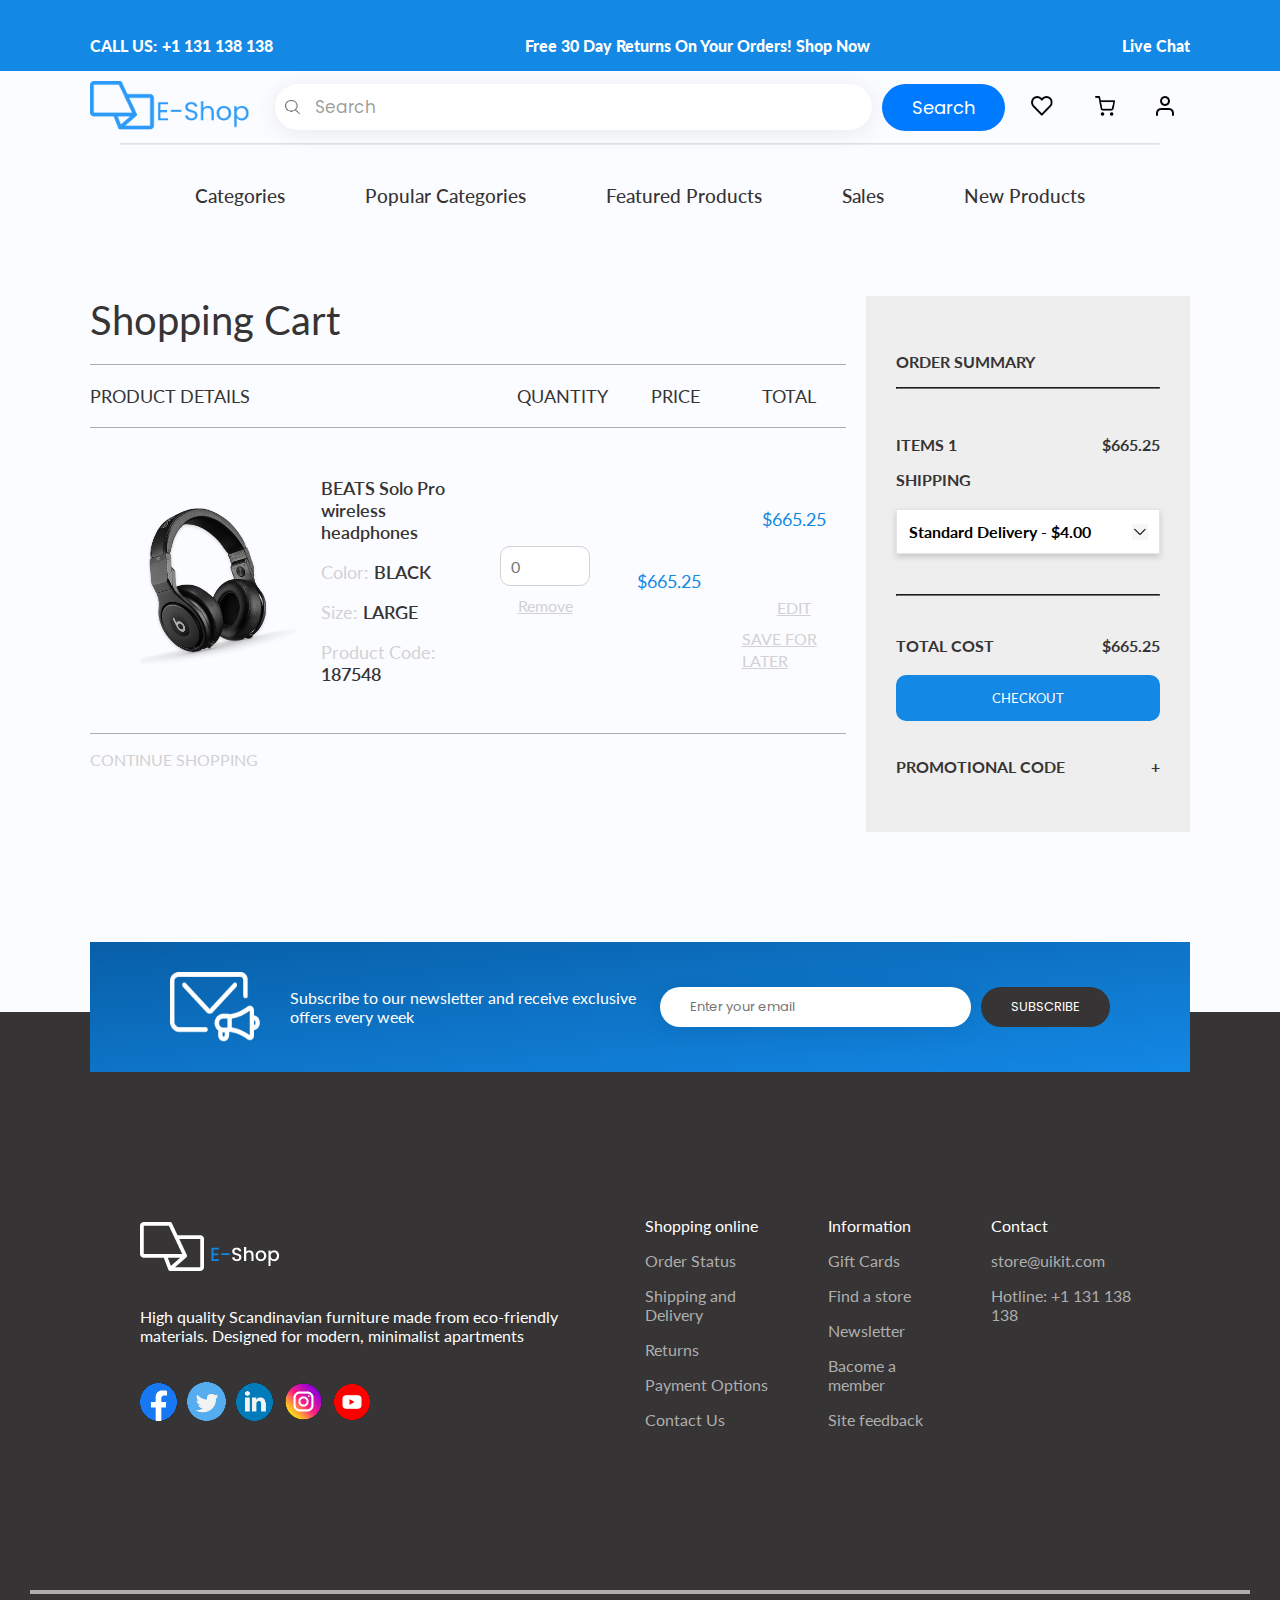
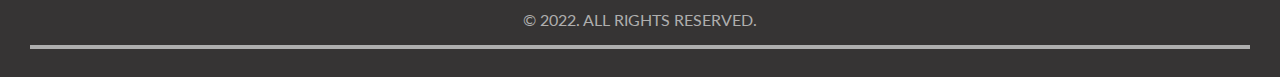
<file: cart.html>
<!DOCTYPE html>
<html lang="en">
  <head>
    <meta charset="UTF-8" />
    <meta name="viewport" content="width=device-width, initial-scale=1.0" />
    <title>Cart</title>
    <link rel="stylesheet" href="./cart.css" />
    <link rel="stylesheet" href="./utils.css" />
    <link
      href="https://fonts.googleapis.com/css2?family=Lato:ital,wght@0,100;0,300;0,400;0,700;0,900;1,100;1,300;1,400;1,700;1,900&display=swap"
      rel="stylesheet"
    />
    <link rel="preconnect" href="https://fonts.googleapis.com" />
    <link rel="preconnect" href="https://fonts.gstatic.com" crossorigin />
    <link
      href="https://fonts.googleapis.com/css2?family=Poppins:ital,wght@0,100;0,200;0,300;0,400;0,500;0,600;0,700;0,800;0,900;1,100;1,200;1,300;1,400;1,500;1,600;1,700;1,800;1,900&display=swap"
      rel="stylesheet"
    />
    <link
      rel="stylesheet"
      href="https://cdnjs.cloudflare.com/ajax/libs/font-awesome/6.4.0/css/all.min.css"
      integrity="sha512-iecdLmaskl7CVkqkXNQ/ZH/XLlvWZOJyj7Yy7tcenmpD1ypASozpmT/E0iPtmFIB46ZmdtAc9eNBvH0H/ZpiBw=="
      crossorigin="anonymous"
      referrerpolicy="no-referrer"
    />
    <link
      href="https://cdn.jsdelivr.net/npm/bootstrap@5.0.2/dist/css/bootstrap.min.css"
      rel="stylesheet"
      integrity="sha384-EVSTQN3/azprG1Anm3QDgpJLIm9Nao0Yz1ztcQTwFspd3yD65VohhpuuCOmLASjC"
      crossorigin="anonymous"
    />
  </head>
  <body>
    <div>
      <!-- Header -->
      <div>
        <div class="alert-container">
          <div class="parent-max-width">
            <div class="flex-cont">
              <div style="gap: 5px" class="lato_heavy flex-cont">
                <p>CALL US:</p>
                <p>+1 131 138 138</p>
              </div>
              <div class="lato_heavy">
                <p>Free 30 Day Returns On Your Orders! Shop Now</p>
              </div>
              <div class="lato_heavy">
                <p>Live Chat</p>
              </div>
            </div>
          </div>
        </div>
        <div class="responsive-headers">
          <div class="parent-max-width default-header">
            <div class="header-grid">
              <div id="header-grid-column-1">
                <img
                  src="./Assets/images/Logo.png"
                  alt=""
                  style="cursor: pointer; width: 160px"
                />
              </div>
              <div class="search-container" id="header-grid-column-2">
                <input type="text" class="search-input" placeholder="Search" />
                <button class="search-button">Search</button>
              </div>
              <div id="header-grid-column-3">
                <a href="">
                  <img src="./Assets/images/heart.png" class="icons" alt="" />
                </a>
                <a href=""
                  ><img src="./Assets/images/cart.png" class="icons" alt=""
                /></a>
                <a href=""
                  ><img src="./Assets/images/user.png" class="icons" alt=""
                /></a>
              </div>
            </div>
            <hr class="solid header-line" />
          </div>
          <div class="parent-max-width mobile-header">
            <div class="resp-header-row">
              <div class="resp-row1">
                <a
                  data-bs-toggle="offcanvas"
                  href="#offcanvasExample"
                  role="button"
                  aria-controls="offcanvasExample"
                >
                  <i
                    class="fas fa-stream"
                    style="cursor: pointer; font-size: 20px"
                  ></i>
                </a>
              </div>
              <div class="resp-row-2">
                <img
                  src="./Assets/images/Logo.png"
                  alt=""
                  style="cursor: pointer"
                />
              </div>
              <div class="resp-row-3">
                <img src="./Assets/images/heart.png" class="icons" alt="" />
                <img src="./Assets/images/cart.png" class="icons" alt="" />
                <img src="./Assets/images/user.png" class="icons" alt="" />
              </div>
            </div>
            <!--  -->
            <div
              class="offcanvas offcanvas-start"
              tabindex="-1"
              id="offcanvasExample"
              aria-labelledby="offcanvasExampleLabel"
            >
              <div class="offcanvas-header">
                <h5 class="offcanvas-title" id="offcanvasExampleLabel">Menu</h5>
                <button
                  type="button"
                  class="btn-close text-reset"
                  data-bs-dismiss="offcanvas"
                  aria-label="Close"
                ></button>
              </div>
              <div class="offcanvas-body">
                <div class="mt-3">
                  <div class="dropdown">
                    <p onclick="myFunction(event)">Categories</p>
                    <i class="fas fa-plus"></i>
                  </div>
                  <p>Popular Categories</p>
                  <p>Featured Products</p>
                  <p>Sales</p>
                  <p>New Products</p>
                  <ul
                    class="dropdown-menu"
                    aria-labelledby="dropdownMenuButton"
                  >
                    <li><a class="dropdown-item" href="#">Action</a></li>
                    <li>
                      <a class="dropdown-item" href="#">Another action</a>
                    </li>
                    <li>
                      <a class="dropdown-item" href="#">Something else here</a>
                    </li>
                  </ul>
                </div>
              </div>
            </div>
            <!--  -->
          </div>
        </div>
        <div class="nav-item-main">
          <div class="flex-cont nav-item-sub" id="nav-item-container">
            <div class="dropdown">
              <p class="nav-item" onclick="myFunction(event)">
                Categories
                <i class="fas fa-angle-down"></i>
              </p>
              <div id="myDropdown" class="dropdown-content">
                <div style="display: flex">
                  <div id="dropdown-left">
                    <div
                      class="dropdown-items selected"
                      onclick="handleDropdownItem(0)"
                    >
                      <p>Apparels</p>
                    </div>
                    <div class="dropdown-items" onclick="handleDropdownItem(1)">
                      <p>Style & Fashion</p>
                    </div>
                    <div class="dropdown-items" onclick="handleDropdownItem(2)">
                      <p>Home & Garden</p>
                    </div>
                    <div class="dropdown-items" onclick="handleDropdownItem(3)">
                      <p>Sporting Goods</p>
                    </div>
                    <div class="dropdown-items" onclick="handleDropdownItem(4)">
                      <p>Health & Wellness</p>
                    </div>
                    <div class="dropdown-items" onclick="handleDropdownItem(5)">
                      <p>Toys & Games</p>
                    </div>
                    <div class="dropdown-items" onclick="handleDropdownItem(6)">
                      <p>Pets & Pet Supplies</p>
                    </div>
                    <div class="dropdown-items" onclick="handleDropdownItem(7)">
                      <p>Camera & Mobile Accessories</p>
                    </div>
                    <div class="dropdown-items" onclick="handleDropdownItem(8)">
                      <p>Home Appliances</p>
                    </div>
                  </div>
                  <div id="dropdown-right">
                    <div id="dropdown-right-sub">
                      <div class="dropdown-right-single-item">
                        <p>ALL</p>
                        <i
                          class="fas fa-chevron-right"
                          style="color: #1388e5"
                        ></i>
                      </div>
                      <div class="dropdown-right-single-item">
                        <p>MEN</p>
                        <i
                          class="fas fa-chevron-right"
                          style="color: #1388e5"
                        ></i>
                      </div>
                      <div class="dropdown-right-single-item">
                        <p>WOMEN</p>
                        <i
                          class="fas fa-chevron-right"
                          style="color: #1388e5"
                        ></i>
                      </div>
                      <div class="dropdown-right-single-item">
                        <p>BOY</p>
                        <i
                          class="fas fa-chevron-right"
                          style="color: #1388e5"
                        ></i>
                      </div>
                      <div class="dropdown-right-single-item">
                        <p>GIRL</p>
                        <i
                          class="fas fa-chevron-right"
                          style="color: #1388e5"
                        ></i>
                      </div>
                      <div class="dropdown-right-single-item">
                        <p>BABY</p>
                        <i
                          class="fas fa-chevron-right"
                          style="color: #1388e5"
                        ></i>
                      </div>
                    </div>
                  </div>
                </div>
              </div>
            </div>
            <a href="#popular-categories"
              ><p class="nav-item">Popular Categories</p></a
            >
            <a href="#feature-product"
              ><p class="nav-item">Featured Products</p></a
            >
            <a href="#discounted-sale"><p class="nav-item">Sales</p></a>
            <a href="#new-product"><p class="nav-item">New Products</p></a>
          </div>
        </div>
      </div>
      <!-- Shopping Cart -->
      <div id="cart-main-cont">
        <div class="parent-max-width">
          <div class="cart-row">
            <div class="cart-column-1">
              <p class="column-1-main-head">Shopping Cart</p>
              <div class="table-container">
                <div class="desc-head-cont">
                  <div class="desc-head-1">PRODUCT DETAILS</div>
                  <div class="desc-head-2">QUANTITY</div>
                  <div class="desc-head-2">PRICE</div>
                  <div class="desc-head-2">TOTAL</div>
                </div>
                <div class="desc-content-cont">
                  <div class="desc-content-column1">
                    <div class="desc-column1-img">
                      <img
                        style="height: auto; width: 100%"
                        src="/Assets//images/headphone.png"
                        alt=""
                      />
                    </div>
                    <div>
                      <p class="desc-column1-head">
                        BEATS Solo Pro wireless headphones
                      </p>
                      <p style="color: #d2d2d2">
                        Color:
                        <span class="desc-column1-head">BLACK</span>
                      </p>
                      <p style="color: #d2d2d2">
                        Size:
                        <span class="desc-column1-head">LARGE</span>
                      </p>
                      <p style="color: #d2d2d2">
                        Product Code:
                        <span class="desc-column1-head">187548</span>
                      </p>
                    </div>
                  </div>
                  <div class="desc-content-column1 desc-content-column2">
                    <input type="number" class="number-input" placeholder="0" />
                    <a href="#" class="remove-button" style="margin-top: 10px"
                      >Remove</a
                    >
                  </div>
                  <div
                    class="desc-content-column1 desc-content-column2 desc-content-column3"
                  >
                    $665.25
                  </div>
                  <div class="desc-content-column1 desc-content-column2">
                    <p style="color: #1388e5">$665.25</p>
                    <div style="margin-top: 50px">
                      <a
                        href="#"
                        class="remove-button"
                        style="
                          display: block;
                          text-align: center;
                          margin-bottom: 10px;
                        "
                        >EDIT</a
                      >
                      <a href="#" class="remove-button">SAVE FOR LATER</a>
                    </div>
                  </div>
                </div>
                <div>
                  <p class="remove-button">CONTINUE SHOPPING</p>
                </div>
              </div>
            </div>
            <div class="cart-column-2">
              <div class="col-2-head">
                <p>ORDER SUMMARY</p>
                <hr
                  style="margin-bottom: 30px; border-color: #707070"
                  class="solid"
                />
                <div class="flex-cont col-2-text">
                  <p>ITEMS 1</p>
                  <p>$665.25</p>
                </div>
                <p id="shipping-head" class="col-2-text">SHIPPING</p>
                <div>
                  <select class="custom-select col-2-head">
                    <option class="col-2-head" value="option1">
                      Standard Delivery - $4.00
                    </option>
                    <option class="col-2-head" value="option2">
                      Standard Delivery - $6.00
                    </option>
                    <option class="col-2-head" value="option3">
                      Standard Delivery - $8.00
                    </option>
                  </select>
                </div>
                <hr
                  style="margin: 40px 0px; border-color: #707070"
                  class="solid"
                />
                <div class="col-2-text flex-cont">
                  <p class="col-2-text">TOTAL COST</p>
                  <p class="col-2-text">$665.25</p>
                </div>
                <div style="margin: 20px 0px">
                  <button class="checkout-button">CHECKOUT</button>
                </div>
                <div class="flex-cont">
                  <p>PROMOTIONAL CODE</p>
                  <p>+</p>
                </div>
              </div>
            </div>
          </div>
        </div>
      </div>
      <!-- Footer -->
      <div class="footer-main-cont">
        <div class="subscribe-row">
          <div class="parent-max-width">
            <div style="position: relative">
              <div class="subscribe-sub-row">
                <div style="z-index: 100" class="flex-cont">
                  <div class="subscribe-col-1">
                    <img
                      src="/Assets/images/Layer_4.png"
                      alt=""
                      style="width: 90px; height: 70px"
                    />
                    <p style="color: #ffffff">
                      Subscribe to our newsletter and receive exclusive offers
                      every week
                    </p>
                  </div>
                  <div class="subscribe-col-1 subscribe-col-2">
                    <input
                      type="text"
                      class="email-input"
                      placeholder="Enter your email"
                    />
                    <button
                      class="search-button"
                      style="background-color: #363434; font-size: 13px"
                    >
                      SUBSCRIBE
                    </button>
                  </div>
                </div>
              </div>
            </div>
          </div>
        </div>
        <div class="flex-cont footer-desc-row">
          <div class="parent-max-width">
            <div class="footer-grid-row">
              <div class="footer-grid-col1">
                <img src="/Assets/images/LogoWhite.png" alt="" />
                <p style="color: #ffffff">
                  High quality Scandinavian furniture made from eco-friendly
                  materials. Designed for modern, minimalist apartments
                </p>
                <div class="footer-icon-cont">
                  <img src="/Assets/images/facebook.png" alt="" />
                  <img src="/Assets/images/twitter.png" alt="" />
                  <img src="/Assets/images/linkedin (1).png" alt="" />
                  <img src="/Assets/images/instagram.png" alt="" />
                  <img src="/Assets/images/youtube (1).png" alt="" />
                </div>
              </div>
              <div class="footer-grid-col2">
                <div>
                  <p style="color: #ffffff">Shopping online</p>
                  <div class="grey-text">
                    <p>Order Status</p>
                    <p>Shipping and Delivery</p>
                    <p>Returns</p>
                    <p>Payment Options</p>
                    <p>Contact Us</p>
                  </div>
                </div>
                <div>
                  <p style="color: #ffffff">Information</p>
                  <div class="grey-text">
                    <p>Gift Cards</p>
                    <p>Find a store</p>
                    <p>Newsletter</p>
                    <p>Bacome a member</p>
                    <p>Site feedback</p>
                  </div>
                </div>
                <div>
                  <p style="color: #ffffff">Contact</p>
                  <div class="grey-text">
                    <p>store@uikit.com</p>
                    <p>Hotline: +1 131 138 138</p>
                  </div>
                </div>
              </div>
            </div>
            <div class="mobile-icon">
              <div class="footer-icon-mob-cont">
                <img src="/Assets/images/facebook.png" alt="" />
                <img src="/Assets/images/twitter.png" alt="" />
                <img src="/Assets/images/linkedin (1).png" alt="" />
                <img src="/Assets/images/instagram.png" alt="" />
                <img src="/Assets/images/youtube (1).png" alt="" />
              </div>
            </div>
          </div>
        </div>
        <div style="padding: 10px 20px">
          <hr class="solid grey-border" />
          <p style="text-align: center" class="grey-text">
            © 2022. ALL RIGHTS RESERVED.
          </p>
          <hr class="solid grey-border" />
        </div>
      </div>
    </div>
    <script
      src="https://cdn.jsdelivr.net/npm/bootstrap@5.0.2/dist/js/bootstrap.bundle.min.js"
      integrity="sha384-MrcW6ZMFYlzcLA8Nl+NtUVF0sA7MsXsP1UyJoMp4YLEuNSfAP+JcXn/tWtIaxVXM"
      crossorigin="anonymous"
    ></script>
    <script>
      // Function to toggle the dropdown
      function myFunction(event) {
        document.getElementById("myDropdown").classList.toggle("show");
        event.stopPropagation(); // Prevent event bubbling to the document
      }

      // Close the dropdown when clicking outside of it
      document.addEventListener("click", function (event) {
        const dropdown = document.getElementById("myDropdown");
        if (!event.target.closest(".dropdown")) {
          if (dropdown.classList.contains("show")) {
            dropdown.classList.remove("show");
          }
        }
      });

      function handleDropdownItem(index) {
        const dropdownItems = document.querySelectorAll(".dropdown-items");
        console.log(dropdownItems, "dropdownItems");
        dropdownItems.forEach((item) => {
          item.classList.remove("selected");
        });
        dropdownItems[index].classList.add("selected");
      }
    </script>
  </body>
</html>
</file>
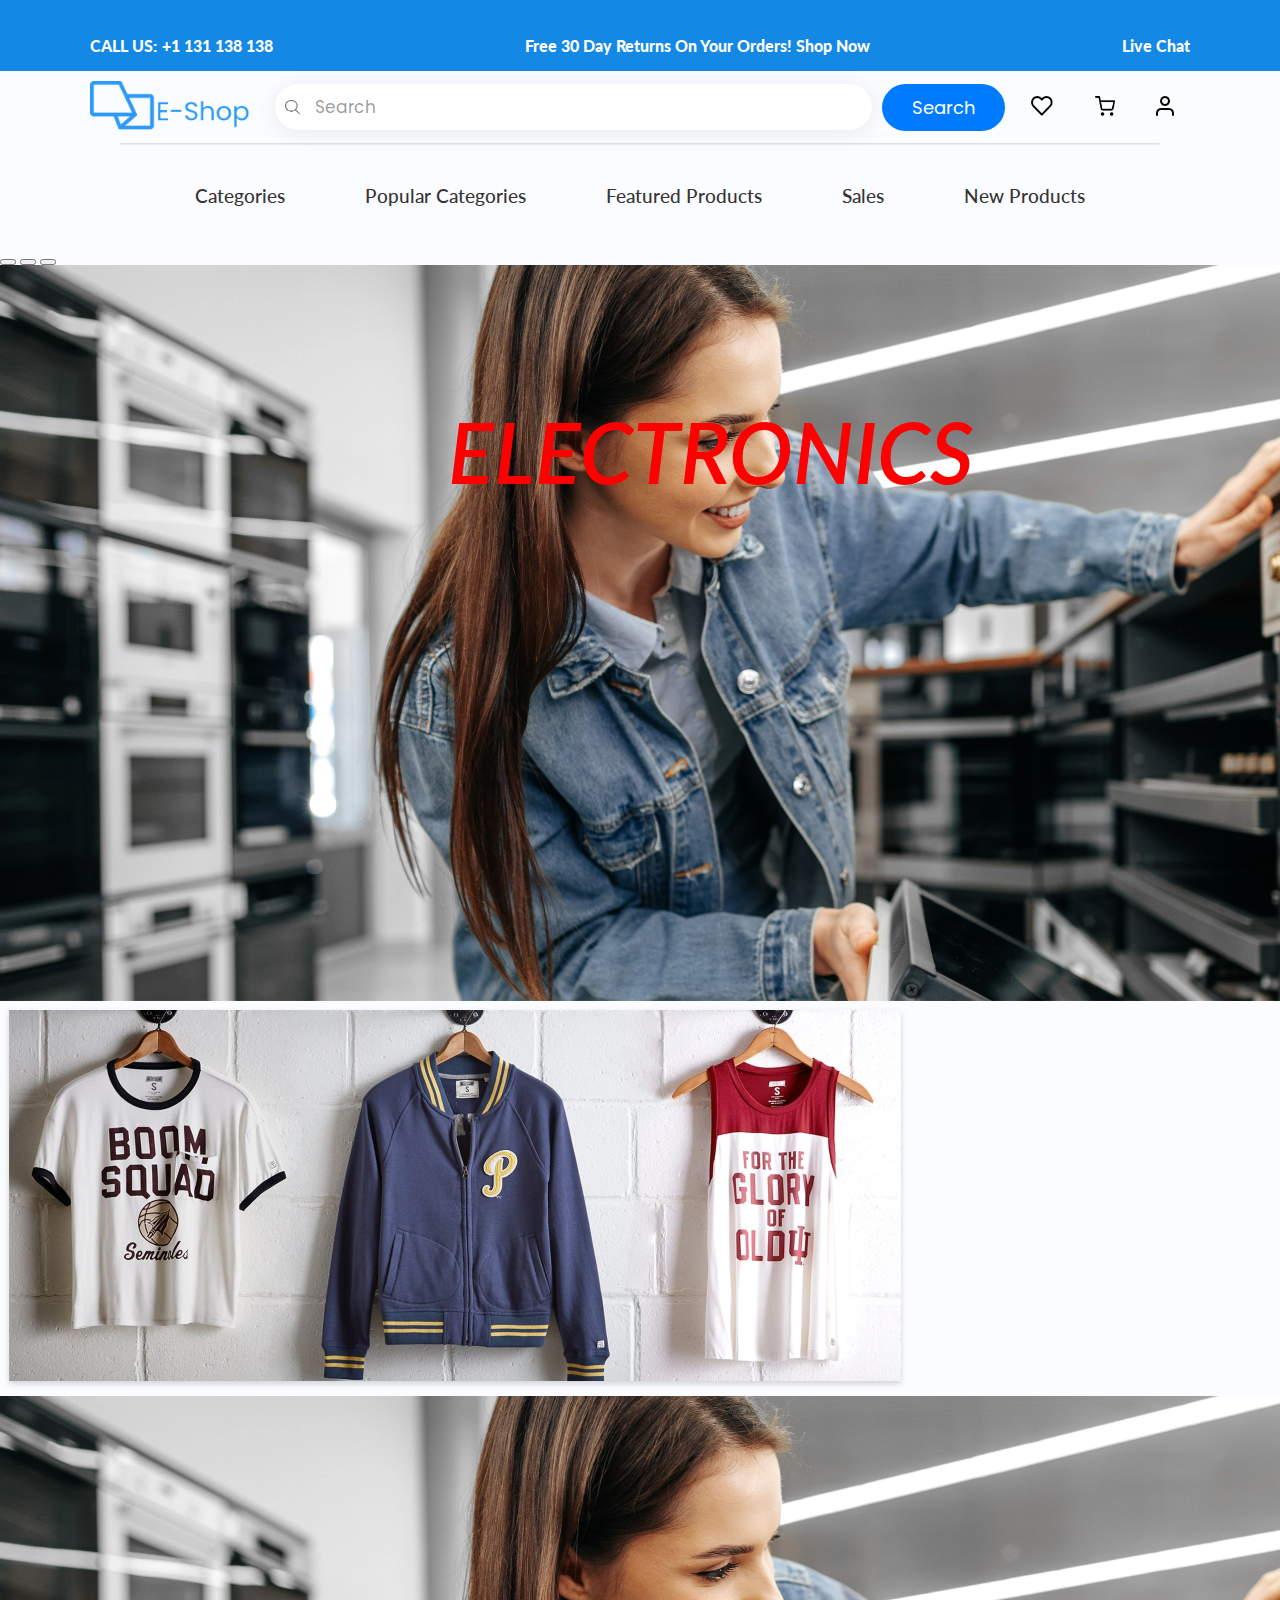
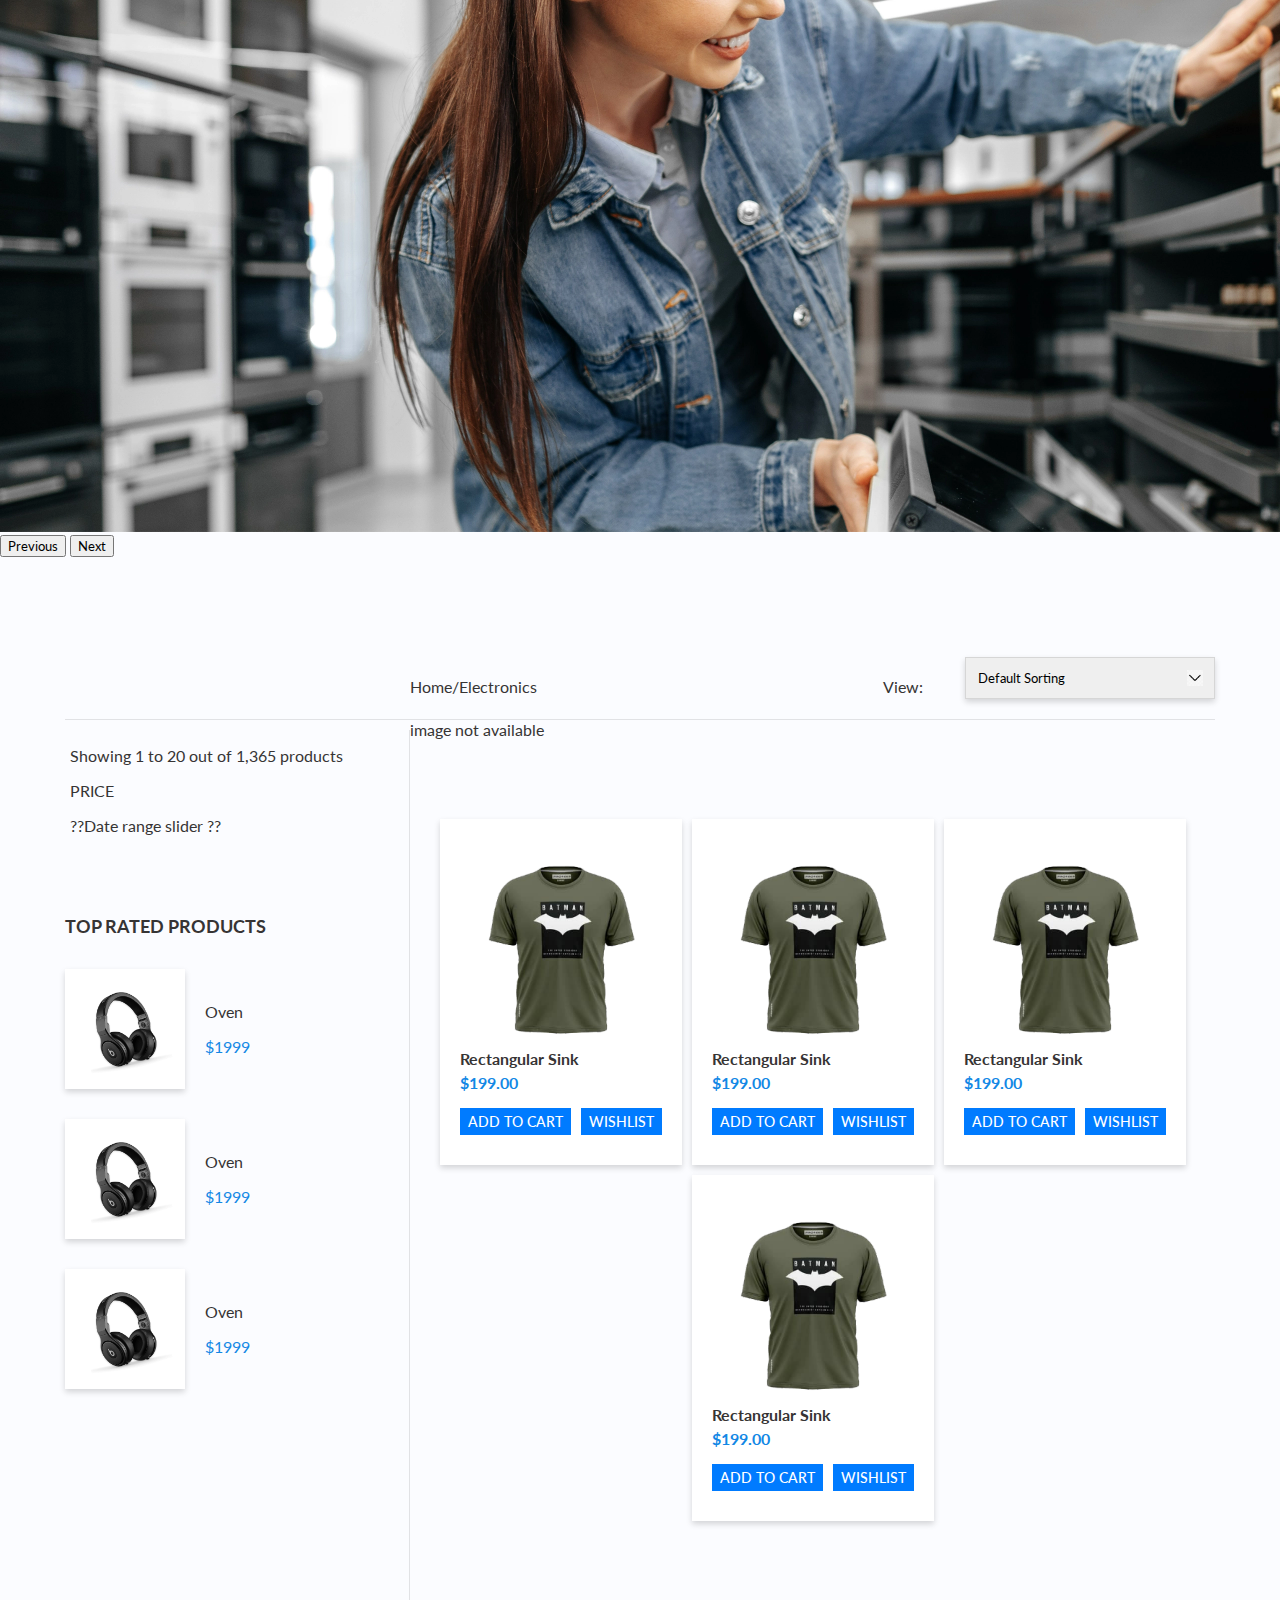
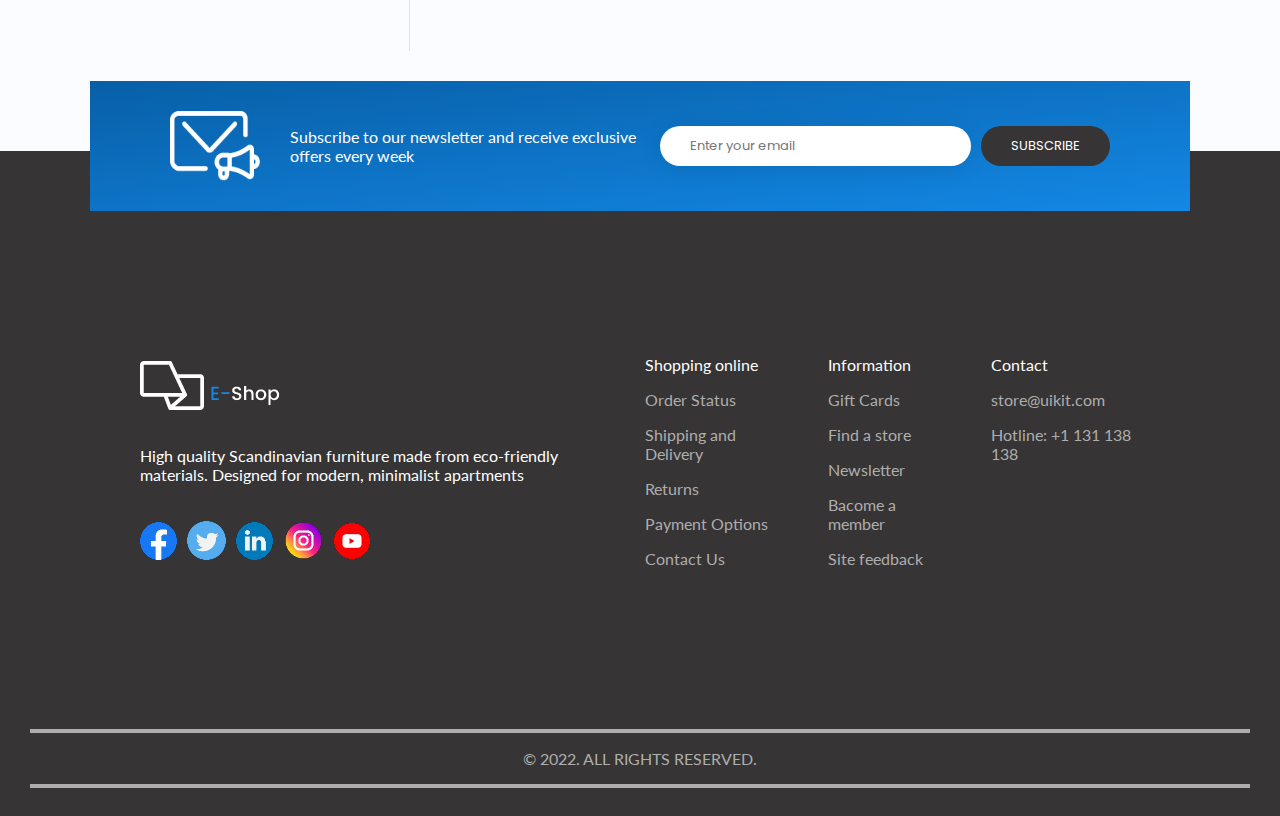
<file: homepage.html>
<!DOCTYPE html>
<html lang="en">
  <head>
    <meta charset="UTF-8" />
    <meta name="viewport" content="width=device-width, initial-scale=1.0" />
    <title>Home Page</title>
    <link rel="stylesheet" href="./homepage.css" />
    <link rel="stylesheet" href="./utils.css" />
    <link
      href="https://fonts.googleapis.com/css2?family=Lato:ital,wght@0,100;0,300;0,400;0,700;0,900;1,100;1,300;1,400;1,700;1,900&display=swap"
      rel="stylesheet"
    />
    <link rel="preconnect" href="https://fonts.googleapis.com" />
    <link rel="preconnect" href="https://fonts.gstatic.com" crossorigin />
    <link
      href="https://fonts.googleapis.com/css2?family=Poppins:ital,wght@0,100;0,200;0,300;0,400;0,500;0,600;0,700;0,800;0,900;1,100;1,200;1,300;1,400;1,500;1,600;1,700;1,800;1,900&display=swap"
      rel="stylesheet"
    />
    <link
      rel="stylesheet"
      href="https://cdnjs.cloudflare.com/ajax/libs/font-awesome/6.4.0/css/all.min.css"
      integrity="sha512-iecdLmaskl7CVkqkXNQ/ZH/XLlvWZOJyj7Yy7tcenmpD1ypASozpmT/E0iPtmFIB46ZmdtAc9eNBvH0H/ZpiBw=="
      crossorigin="anonymous"
      referrerpolicy="no-referrer"
    />
    <link
      href="https://cdn.jsdelivr.net/npm/bootstrap@5.0.2/dist/css/bootstrap.min.css"
      rel="stylesheet"
      integrity="sha384-EVSTQN3/azprG1Anm3QDgpJLIm9Nao0Yz1ztcQTwFspd3yD65VohhpuuCOmLASjC"
      crossorigin="anonymous"
    />
  </head>
  <body
    style="
      padding: 0px;
      margin: 0px;
      background: #fbfcff 0% 0% no-repeat padding-box;
      color: #363434;
    "
  >
    <div>
      <!-- Header -->
      <div>
        <div class="alert-container">
          <div class="parent-max-width">
            <div class="flex-cont">
              <div style="gap: 5px" class="lato_heavy flex-cont">
                <p>CALL US:</p>
                <p>+1 131 138 138</p>
              </div>
              <div class="lato_heavy">
                <p>Free 30 Day Returns On Your Orders! Shop Now</p>
              </div>
              <div class="lato_heavy">
                <p>Live Chat</p>
              </div>
            </div>
          </div>
        </div>
        <div class="responsive-headers">
          <div class="parent-max-width default-header">
            <div class="header-grid">
              <div id="header-grid-column-1">
                <img
                  src="./Assets/images/Logo.png"
                  alt=""
                  style="cursor: pointer; width: 160px"
                />
              </div>
              <div class="search-container" id="header-grid-column-2">
                <input type="text" class="search-input" placeholder="Search" />
                <button class="search-button">Search</button>
              </div>
              <div id="header-grid-column-3">
                <a href="">
                  <img src="./Assets/images/heart.png" class="icons" alt="" />
                </a>
                <a href=""
                  ><img src="./Assets/images/cart.png" class="icons" alt=""
                /></a>
                <a href=""
                  ><img src="./Assets/images/user.png" class="icons" alt=""
                /></a>
              </div>
            </div>
            <hr class="solid header-line" />
          </div>
          <div class="parent-max-width mobile-header">
            <div class="resp-header-row">
              <div class="resp-row1">
                <a
                  data-bs-toggle="offcanvas"
                  href="#offcanvasExample"
                  role="button"
                  aria-controls="offcanvasExample"
                >
                  <i
                    class="fas fa-stream"
                    style="cursor: pointer; font-size: 20px"
                  ></i>
                </a>
              </div>
              <div class="resp-row-2">
                <img
                  src="./Assets/images/Logo.png"
                  alt=""
                  style="cursor: pointer"
                />
              </div>
              <div class="resp-row-3">
                <img src="./Assets/images/heart.png" class="icons" alt="" />
                <img src="./Assets/images/cart.png" class="icons" alt="" />
                <img src="./Assets/images/user.png" class="icons" alt="" />
              </div>
            </div>
            <!--  -->
            <div
              class="offcanvas offcanvas-start"
              tabindex="-1"
              id="offcanvasExample"
              aria-labelledby="offcanvasExampleLabel"
            >
              <div class="offcanvas-header">
                <h5 class="offcanvas-title" id="offcanvasExampleLabel">Menu</h5>
                <button
                  type="button"
                  class="btn-close text-reset"
                  data-bs-dismiss="offcanvas"
                  aria-label="Close"
                ></button>
              </div>
              <div class="offcanvas-body">
                <div class="mt-3">
                  <div class="dropdown">
                    <p onclick="myFunction(event)">Categories</p>
                    <i class="fas fa-plus"></i>
                  </div>
                  <p>Popular Categories</p>
                  <p>Featured Products</p>
                  <p>Sales</p>
                  <p>New Products</p>
                  <ul
                    class="dropdown-menu"
                    aria-labelledby="dropdownMenuButton"
                  >
                    <li><a class="dropdown-item" href="#">Action</a></li>
                    <li>
                      <a class="dropdown-item" href="#">Another action</a>
                    </li>
                    <li>
                      <a class="dropdown-item" href="#">Something else here</a>
                    </li>
                  </ul>
                </div>
              </div>
            </div>
            <!--  -->
          </div>
        </div>
        <div class="nav-item-main">
          <div class="flex-cont nav-item-sub" id="nav-item-container">
            <div class="dropdown">
              <p class="nav-item" onclick="myFunction(event)">
                Categories
                <i class="fas fa-angle-down"></i>
              </p>
              <div id="myDropdown" class="dropdown-content">
                <div style="display: flex">
                  <div id="dropdown-left">
                    <div
                      class="dropdown-items selected"
                      onclick="handleDropdownItem(0)"
                    >
                      <p>Apparels</p>
                    </div>
                    <div class="dropdown-items" onclick="handleDropdownItem(1)">
                      <p>Style & Fashion</p>
                    </div>
                    <div class="dropdown-items" onclick="handleDropdownItem(2)">
                      <p>Home & Garden</p>
                    </div>
                    <div class="dropdown-items" onclick="handleDropdownItem(3)">
                      <p>Sporting Goods</p>
                    </div>
                    <div class="dropdown-items" onclick="handleDropdownItem(4)">
                      <p>Health & Wellness</p>
                    </div>
                    <div class="dropdown-items" onclick="handleDropdownItem(5)">
                      <p>Toys & Games</p>
                    </div>
                    <div class="dropdown-items" onclick="handleDropdownItem(6)">
                      <p>Pets & Pet Supplies</p>
                    </div>
                    <div class="dropdown-items" onclick="handleDropdownItem(7)">
                      <p>Camera & Mobile Accessories</p>
                    </div>
                    <div class="dropdown-items" onclick="handleDropdownItem(8)">
                      <p>Home Appliances</p>
                    </div>
                  </div>
                  <div id="dropdown-right">
                    <div id="dropdown-right-sub">
                      <div class="dropdown-right-single-item">
                        <p>ALL</p>
                        <i
                          class="fas fa-chevron-right"
                          style="color: #1388e5"
                        ></i>
                      </div>
                      <div class="dropdown-right-single-item">
                        <p>MEN</p>
                        <i
                          class="fas fa-chevron-right"
                          style="color: #1388e5"
                        ></i>
                      </div>
                      <div class="dropdown-right-single-item">
                        <p>WOMEN</p>
                        <i
                          class="fas fa-chevron-right"
                          style="color: #1388e5"
                        ></i>
                      </div>
                      <div class="dropdown-right-single-item">
                        <p>BOY</p>
                        <i
                          class="fas fa-chevron-right"
                          style="color: #1388e5"
                        ></i>
                      </div>
                      <div class="dropdown-right-single-item">
                        <p>GIRL</p>
                        <i
                          class="fas fa-chevron-right"
                          style="color: #1388e5"
                        ></i>
                      </div>
                      <div class="dropdown-right-single-item">
                        <p>BABY</p>
                        <i
                          class="fas fa-chevron-right"
                          style="color: #1388e5"
                        ></i>
                      </div>
                    </div>
                  </div>
                </div>
              </div>
            </div>
            <a href="#popular-categories"
              ><p class="nav-item">Popular Categories</p></a
            >
            <a href="#feature-product"
              ><p class="nav-item">Featured Products</p></a
            >
            <a href="#discounted-sale"><p class="nav-item">Sales</p></a>
            <a href="#new-product"><p class="nav-item">New Products</p></a>
          </div>
        </div>
      </div>
      <!-- Banner -->
      <div class="gap">
        <div
          id="carouselExampleIndicators"
          class="carousel slide"
          data-bs-ride="carousel"
        >
          <div class="carousel-indicators">
            <button
              type="button"
              data-bs-target="#carouselExampleIndicators"
              data-bs-slide-to="0"
              class="active"
              aria-current="true"
              aria-label="Slide 1"
            ></button>
            <button
              type="button"
              data-bs-target="#carouselExampleIndicators"
              data-bs-slide-to="1"
              aria-label="Slide 2"
            ></button>
            <button
              type="button"
              data-bs-target="#carouselExampleIndicators"
              data-bs-slide-to="2"
              aria-label="Slide 3"
            ></button>
          </div>
          <div class="carousel-inner">
            <div class="carousel-item active">
              <img
                src="/Assets/images/banner.png"
                class="d-block w-100"
                alt="..."
              />
              <div class="carousel-caption d-none d-md-block carousel-text">
                <p>ELECTRONICS</p>
              </div>
            </div>
            <div class="carousel-item">
              <img
                src="/Assets/images/cute-college-apparel-1533568750.png"
                class="d-block w-100"
                alt="..."
              />
            </div>
            <div class="carousel-item">
              <img
                src="/Assets/images/banner.png"
                class="d-block w-100"
                alt="..."
              />
            </div>
          </div>
          <button
            class="carousel-control-prev"
            type="button"
            data-bs-target="#carouselExampleIndicators"
            data-bs-slide="prev"
          >
            <span class="carousel-control-prev-icon" aria-hidden="true"></span>
            <span class="visually-hidden">Previous</span>
          </button>
          <button
            class="carousel-control-next"
            type="button"
            data-bs-target="#carouselExampleIndicators"
            data-bs-slide="next"
          >
            <span class="carousel-control-next-icon" aria-hidden="true"></span>
            <span class="visually-hidden">Next</span>
          </button>
        </div>
      </div>
      <!-- Items -->
      <div class="gap">
        <div class="parent-max-width">
          <div class="filter-cont">
            <div class="filter-col1"></div>
            <div class="filter-col2">
              <div class="filter-col2-cont">
                <div>
                  <p>Home/Electronics</p>
                </div>
                <div class="filter-item-cont">
                  <div class="filter-item-col">
                    <p>View:</p>
                    <i
                      class="fas fa-bars"
                      style="font-size: 20px; cursor: pointer"
                    ></i>
                    <div class="grid-icon">
                      <div class="row-grid">
                        <i class="fas fa-square"></i>
                        <i class="fas fa-square"></i>
                        <i class="fas fa-square"></i>
                      </div>
                      <div class="row-grid">
                        <i class="fas fa-square"></i>
                        <i class="fas fa-square"></i>
                        <i class="fas fa-square"></i>
                      </div>
                      <div class="row-grid">
                        <i class="fas fa-square"></i>
                        <i class="fas fa-square"></i>
                        <i class="fas fa-square"></i>
                      </div>
                    </div>
                  </div>
                  <div>
                    <select class="custom-select">
                      <option value="option1">Default Sorting</option>
                      <option value="option2">Sort By Name</option>
                      <option value="option3">Sort By Price</option>
                    </select>
                  </div>
                </div>
              </div>
            </div>
          </div>
          <div class="products-cont">
            <div class="column-wrapper">
              <div class="products-col1">
                <div class="left-col-desc">
                  <p>Showing 1 to 20 out of 1,365 products</p>
                  <div>
                    <p>PRICE</p>
                    ??Date range slider ??
                  </div>
                </div>
                <div class="top-rated-cont">
                  <p class="top-rated-head">TOP RATED PRODUCTS</p>
                  <div class="top-product-cont">
                    <div class="single-product-cont">
                      <div class="single-img-cont">
                        <img
                          src="/Assets/images/headphone.png"
                          alt=""
                          style="height: auto; width: 100%"
                        />
                      </div>
                      <div>
                        <p>Oven</p>
                        <div class="product-rating-cont">
                          <i class="fas fa-star star"></i>
                          <i class="fas fa-star star"></i>
                          <i class="fas fa-star star"></i>
                          <i class="fas fa-star star"></i>
                          <i class="fas fa-star star"></i>
                        </div>
                        <p style="color: #1388e5">$1999</p>
                      </div>
                    </div>
                    <div class="single-product-cont">
                      <div class="single-img-cont">
                        <img
                          src="/Assets/images/headphone.png"
                          alt=""
                          style="height: auto; width: 100%"
                        />
                      </div>
                      <div>
                        <p>Oven</p>
                        <div class="product-rating-cont">
                          <i class="fas fa-star star"></i>
                          <i class="fas fa-star star"></i>
                          <i class="fas fa-star star"></i>
                          <i class="fas fa-star star"></i>
                          <i class="fas fa-star star"></i>
                        </div>
                        <p style="color: #1388e5">$1999</p>
                      </div>
                    </div>
                    <div class="single-product-cont">
                      <div class="single-img-cont">
                        <img
                          src="/Assets/images/headphone.png"
                          alt=""
                          style="height: auto; width: 100%"
                        />
                      </div>
                      <div>
                        <p>Oven</p>
                        <div class="product-rating-cont">
                          <i class="fas fa-star star"></i>
                          <i class="fas fa-star star"></i>
                          <i class="fas fa-star star"></i>
                          <i class="fas fa-star star"></i>
                          <i class="fas fa-star star"></i>
                        </div>
                        <p style="color: #1388e5">$1999</p>
                      </div>
                    </div>
                  </div>
                </div>
              </div>
              <div class="products-col2">
                <div>image not available</div>
                <div class="cards-wrapper">
                  <div class="products-container">
                    <!-- First Row -->
                    <div class="f-card product-card">
                      <img src="/Assets/images/card1.png" alt="Image" />
                      <div class="feature-detail">
                        <p class="product-card-head">Rectangular Sink</p>
                        <div class="product-ratings">
                          <i class="fas fa-star star"></i>
                          <i class="fas fa-star star"></i>
                          <i class="fas fa-star star"></i>
                          <i class="fas fa-star star"></i>
                          <i class="fas fa-star star"></i>
                        </div>
                        <div class="product-desc-cont">
                          <p class="product-desc-text">$199.00</p>
                        </div>
                        <div class="product-card-btn-cont">
                          <button class="product-card-btn">ADD TO CART</button>
                          <button class="product-card-btn">WISHLIST</button>
                        </div>
                      </div>
                    </div>
                    <div class="f-card product-card">
                      <img src="/Assets/images/card1.png" alt="Image" />
                      <div class="feature-detail">
                        <p class="product-card-head">Rectangular Sink</p>
                        <div class="product-ratings">
                          <i class="fas fa-star star"></i>
                          <i class="fas fa-star star"></i>
                          <i class="fas fa-star star"></i>
                          <i class="fas fa-star star"></i>
                          <i class="fas fa-star star"></i>
                        </div>
                        <div class="product-desc-cont">
                          <p class="product-desc-text">$199.00</p>
                        </div>
                        <div class="product-card-btn-cont">
                          <button class="product-card-btn">ADD TO CART</button>
                          <button class="product-card-btn">WISHLIST</button>
                        </div>
                      </div>
                    </div>
                    <div class="f-card product-card">
                      <img src="/Assets/images/card1.png" alt="Image" />
                      <div class="feature-detail">
                        <p class="product-card-head">Rectangular Sink</p>
                        <div class="product-ratings">
                          <i class="fas fa-star star"></i>
                          <i class="fas fa-star star"></i>
                          <i class="fas fa-star star"></i>
                          <i class="fas fa-star star"></i>
                          <i class="fas fa-star star"></i>
                        </div>
                        <div class="product-desc-cont">
                          <p class="product-desc-text">$199.00</p>
                        </div>
                        <div class="product-card-btn-cont">
                          <button class="product-card-btn">ADD TO CART</button>
                          <button class="product-card-btn">WISHLIST</button>
                        </div>
                      </div>
                    </div>
                    <div class="f-card product-card">
                      <img src="/Assets/images/card1.png" alt="Image" />
                      <div class="feature-detail">
                        <p class="product-card-head">Rectangular Sink</p>
                        <div class="product-ratings">
                          <i class="fas fa-star star"></i>
                          <i class="fas fa-star star"></i>
                          <i class="fas fa-star star"></i>
                          <i class="fas fa-star star"></i>
                          <i class="fas fa-star star"></i>
                        </div>
                        <div class="product-desc-cont">
                          <p class="product-desc-text">$199.00</p>
                        </div>
                        <div class="product-card-btn-cont">
                          <button class="product-card-btn">ADD TO CART</button>
                          <button class="product-card-btn">WISHLIST</button>
                        </div>
                      </div>
                    </div>

                    <!-- End First Row -->
                  </div>
                </div>
              </div>
            </div>
          </div>
        </div>
      </div>
      <!-- Footer -->
      <div class="footer-main-cont">
        <div class="subscribe-row">
          <div class="parent-max-width">
            <div style="position: relative">
              <div class="subscribe-sub-row">
                <div style="z-index: 100" class="flex-cont">
                  <div class="subscribe-col-1">
                    <img
                      src="/Assets/images/Layer_4.png"
                      alt=""
                      style="width: 90px; height: 70px"
                    />
                    <p style="color: #ffffff">
                      Subscribe to our newsletter and receive exclusive offers
                      every week
                    </p>
                  </div>
                  <div class="subscribe-col-1 subscribe-col-2">
                    <input
                      type="text"
                      class="email-input"
                      placeholder="Enter your email"
                    />
                    <button
                      class="search-button"
                      style="background-color: #363434; font-size: 13px"
                    >
                      SUBSCRIBE
                    </button>
                  </div>
                </div>
              </div>
            </div>
          </div>
        </div>
        <div class="flex-cont footer-desc-row">
          <div class="parent-max-width">
            <div class="footer-grid-row">
              <div class="footer-grid-col1">
                <img src="/Assets/images/LogoWhite.png" alt="" />
                <p style="color: #ffffff">
                  High quality Scandinavian furniture made from eco-friendly
                  materials. Designed for modern, minimalist apartments
                </p>
                <div class="footer-icon-cont">
                  <img src="/Assets/images/facebook.png" alt="" />
                  <img src="/Assets/images/twitter.png" alt="" />
                  <img src="/Assets/images/linkedin (1).png" alt="" />
                  <img src="/Assets/images/instagram.png" alt="" />
                  <img src="/Assets/images/youtube (1).png" alt="" />
                </div>
              </div>
              <div class="footer-grid-col2">
                <div>
                  <p style="color: #ffffff">Shopping online</p>
                  <div class="grey-text">
                    <p>Order Status</p>
                    <p>Shipping and Delivery</p>
                    <p>Returns</p>
                    <p>Payment Options</p>
                    <p>Contact Us</p>
                  </div>
                </div>
                <div>
                  <p style="color: #ffffff">Information</p>
                  <div class="grey-text">
                    <p>Gift Cards</p>
                    <p>Find a store</p>
                    <p>Newsletter</p>
                    <p>Bacome a member</p>
                    <p>Site feedback</p>
                  </div>
                </div>
                <div>
                  <p style="color: #ffffff">Contact</p>
                  <div class="grey-text">
                    <p>store@uikit.com</p>
                    <p>Hotline: +1 131 138 138</p>
                  </div>
                </div>
              </div>
            </div>
            <div class="mobile-icon">
              <div class="footer-icon-mob-cont">
                <img src="/Assets/images/facebook.png" alt="" />
                <img src="/Assets/images/twitter.png" alt="" />
                <img src="/Assets/images/linkedin (1).png" alt="" />
                <img src="/Assets/images/instagram.png" alt="" />
                <img src="/Assets/images/youtube (1).png" alt="" />
              </div>
            </div>
          </div>
        </div>
        <div style="padding: 10px 20px">
          <hr class="solid grey-border" />
          <p style="text-align: center" class="grey-text">
            © 2022. ALL RIGHTS RESERVED.
          </p>
          <hr class="solid grey-border" />
        </div>
      </div>
    </div>
    <script
      src="https://cdn.jsdelivr.net/npm/bootstrap@5.0.2/dist/js/bootstrap.bundle.min.js"
      integrity="sha384-MrcW6ZMFYlzcLA8Nl+NtUVF0sA7MsXsP1UyJoMp4YLEuNSfAP+JcXn/tWtIaxVXM"
      crossorigin="anonymous"
    ></script>
    <script>
      // Function to toggle the dropdown
      function myFunction(event) {
        document.getElementById("myDropdown").classList.toggle("show");
        event.stopPropagation(); // Prevent event bubbling to the document
      }

      // Close the dropdown when clicking outside of it
      document.addEventListener("click", function (event) {
        const dropdown = document.getElementById("myDropdown");
        if (!event.target.closest(".dropdown")) {
          if (dropdown.classList.contains("show")) {
            dropdown.classList.remove("show");
          }
        }
      });

      function handleDropdownItem(index) {
        const dropdownItems = document.querySelectorAll(".dropdown-items");
        console.log(dropdownItems, "dropdownItems");
        dropdownItems.forEach((item) => {
          item.classList.remove("selected");
        });
        dropdownItems[index].classList.add("selected");
      }
    </script>
  </body>
</html>
</file>
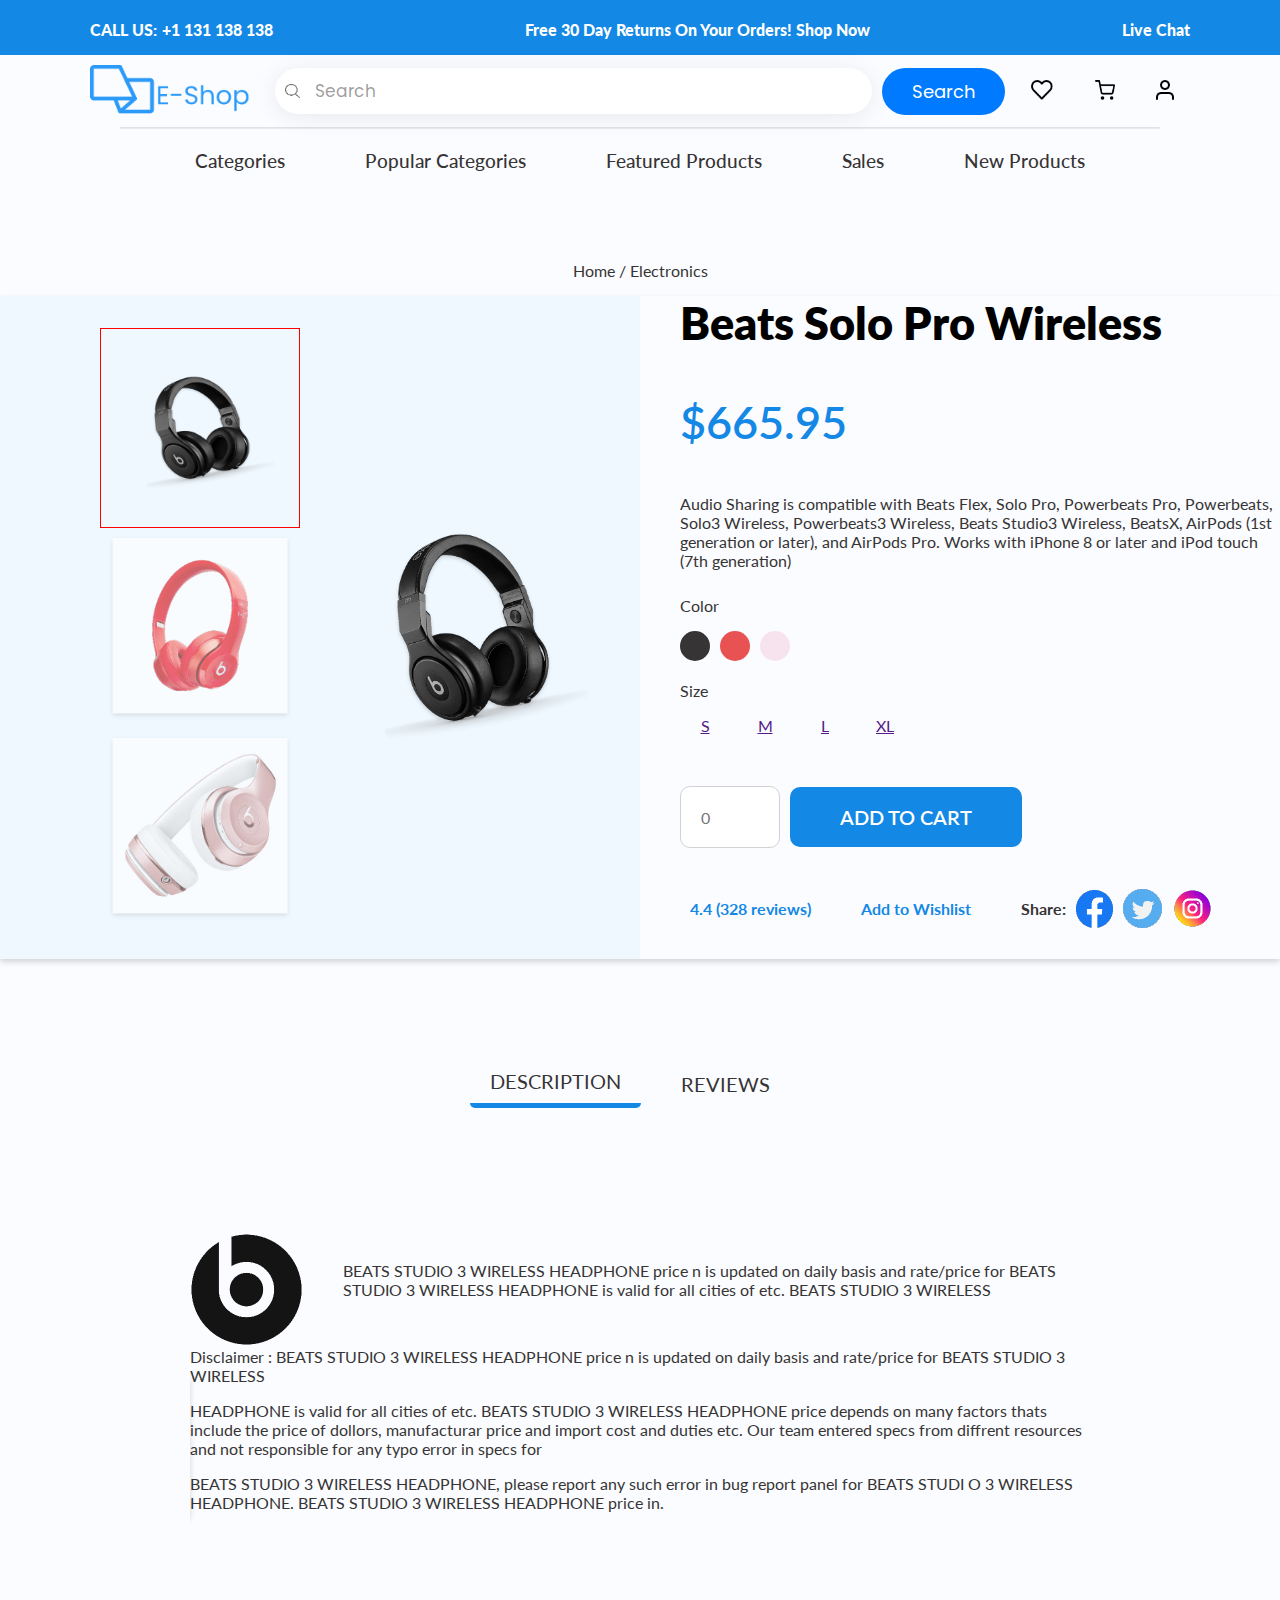
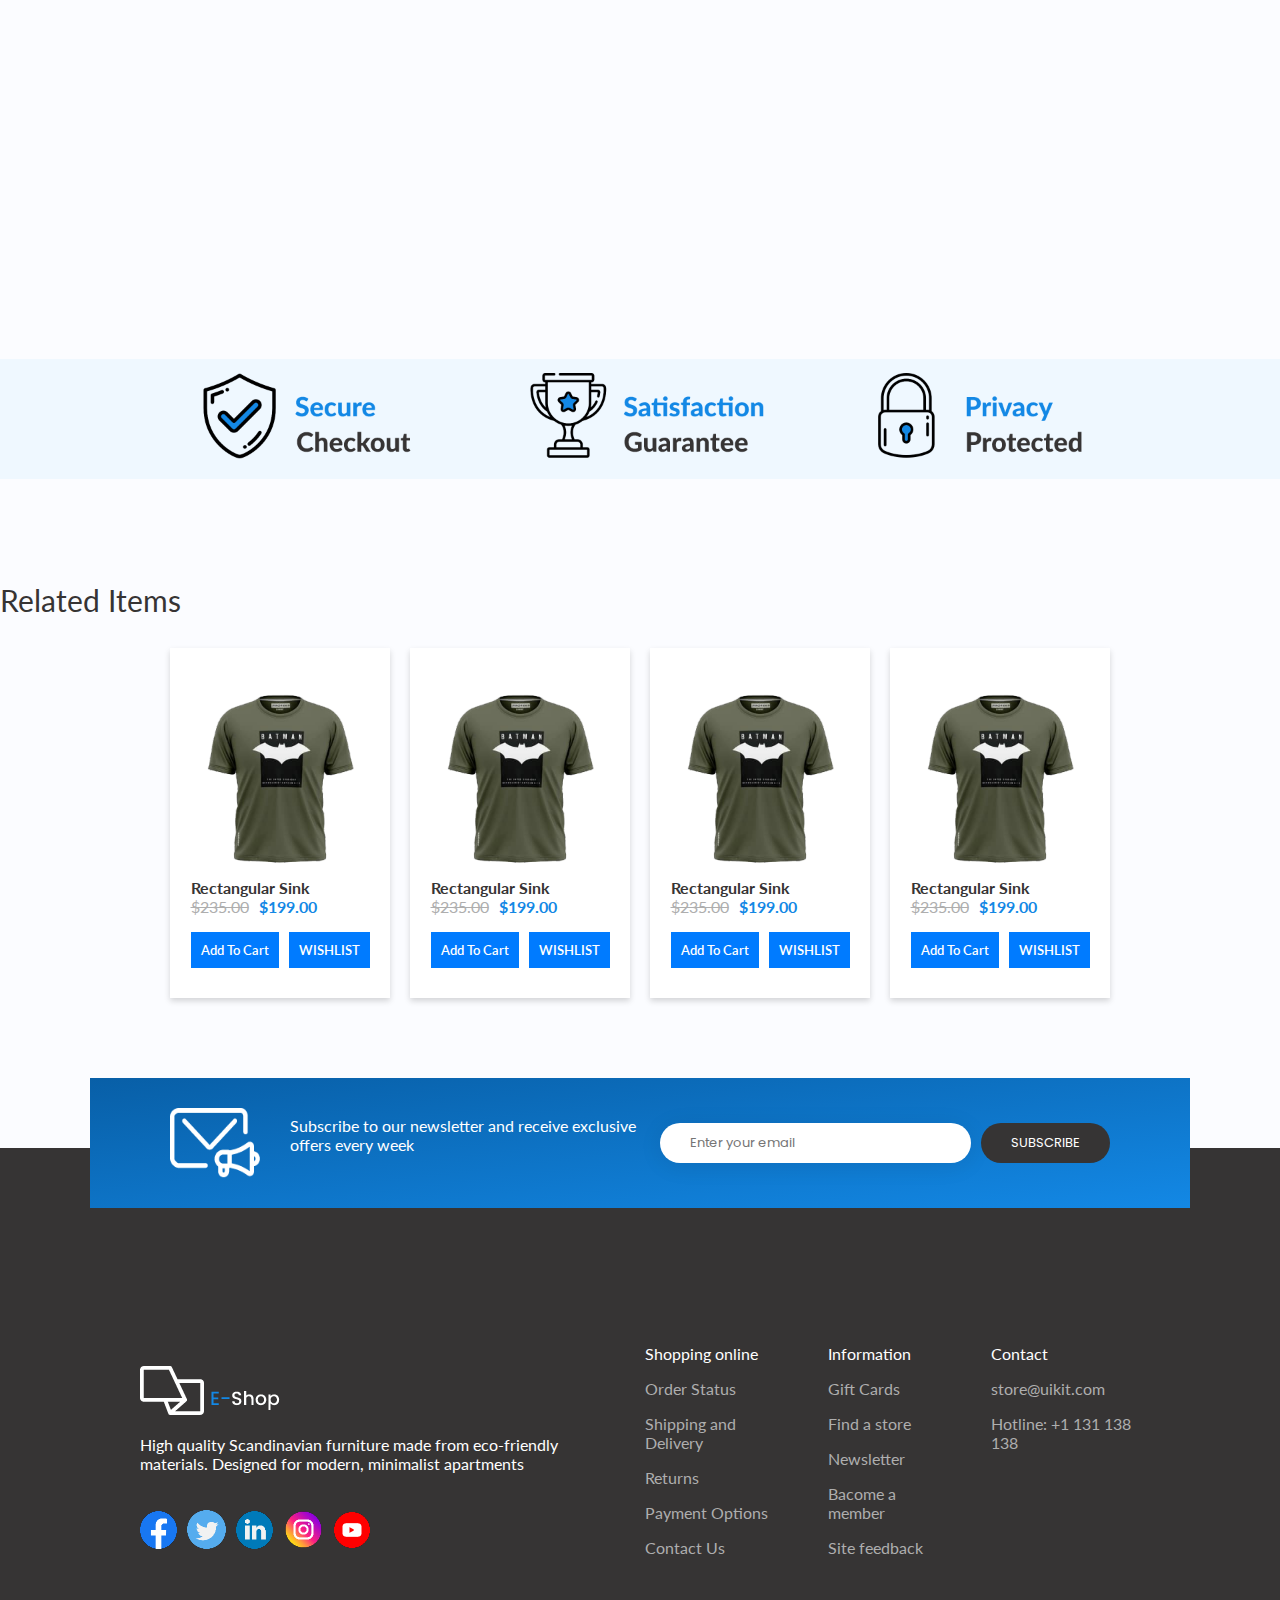
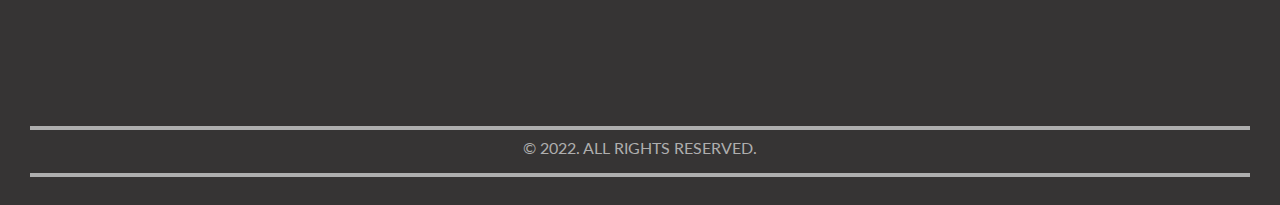
<file: Product.html>
<!DOCTYPE html>
<html lang="en">
  <head>
    <meta charset="UTF-8" />
    <meta name="viewport" content="width=device-width, initial-scale=1.0" />
    <title>Product</title>
    <link rel="stylesheet" href="./Product.css" />
    <link rel="stylesheet" href="./utils.css" />
    <link
      href="https://fonts.googleapis.com/css2?family=Lato:ital,wght@0,100;0,300;0,400;0,700;0,900;1,100;1,300;1,400;1,700;1,900&display=swap"
      rel="stylesheet"
    />
    <link rel="preconnect" href="https://fonts.googleapis.com" />
    <link rel="preconnect" href="https://fonts.gstatic.com" crossorigin />
    <link
      href="https://fonts.googleapis.com/css2?family=Poppins:ital,wght@0,100;0,200;0,300;0,400;0,500;0,600;0,700;0,800;0,900;1,100;1,200;1,300;1,400;1,500;1,600;1,700;1,800;1,900&display=swap"
      rel="stylesheet"
    />
    <link
      rel="stylesheet"
      href="https://cdnjs.cloudflare.com/ajax/libs/font-awesome/6.4.0/css/all.min.css"
      integrity="sha512-iecdLmaskl7CVkqkXNQ/ZH/XLlvWZOJyj7Yy7tcenmpD1ypASozpmT/E0iPtmFIB46ZmdtAc9eNBvH0H/ZpiBw=="
      crossorigin="anonymous"
      referrerpolicy="no-referrer"
    />
    <link
      href="https://cdn.jsdelivr.net/npm/bootstrap@5.0.2/dist/css/bootstrap.min.css"
      rel="stylesheet"
      integrity="sha384-EVSTQN3/azprG1Anm3QDgpJLIm9Nao0Yz1ztcQTwFspd3yD65VohhpuuCOmLASjC"
      crossorigin="anonymous"
    />
  </head>
  <body
    style="
      padding: 0px;
      margin: 0px;
      background: #fbfcff 0% 0% no-repeat padding-box;
      color: #363434;
    "
  >
    <div>
      <!-- Header -->
      <div>
        <div class="alert-container">
          <div class="parent-max-width">
            <div class="flex-cont">
              <div style="gap: 5px" class="lato_heavy flex-cont">
                <p>CALL US:</p>
                <p>+1 131 138 138</p>
              </div>
              <div class="lato_heavy">
                <p>Free 30 Day Returns On Your Orders! Shop Now</p>
              </div>
              <div class="lato_heavy">
                <p>Live Chat</p>
              </div>
            </div>
          </div>
        </div>
        <div class="responsive-headers">
          <div class="parent-max-width default-header">
            <div class="header-grid">
              <div id="header-grid-column-1">
                <img
                  src="./Assets/images/Logo.png"
                  alt=""
                  style="cursor: pointer; width: 160px"
                />
              </div>
              <div class="search-container" id="header-grid-column-2">
                <input type="text" class="search-input" placeholder="Search" />
                <button class="search-button">Search</button>
              </div>
              <div id="header-grid-column-3">
                <a href="">
                  <img src="./Assets/images/heart.png" class="icons" alt="" />
                </a>
                <a href=""
                  ><img src="./Assets/images/cart.png" class="icons" alt=""
                /></a>
                <a href=""
                  ><img src="./Assets/images/user.png" class="icons" alt=""
                /></a>
              </div>
            </div>
            <hr class="solid header-line" />
          </div>
          <div class="parent-max-width mobile-header">
            <div class="resp-header-row">
              <div class="resp-row1">
                <a
                  data-bs-toggle="offcanvas"
                  href="#offcanvasExample"
                  role="button"
                  aria-controls="offcanvasExample"
                >
                  <i
                    class="fas fa-stream"
                    style="cursor: pointer; font-size: 20px"
                  ></i>
                </a>
              </div>
              <div class="resp-row-2">
                <img
                  src="./Assets/images/Logo.png"
                  alt=""
                  style="cursor: pointer"
                />
              </div>
              <div class="resp-row-3">
                <img src="./Assets/images/heart.png" class="icons" alt="" />
                <img src="./Assets/images/cart.png" class="icons" alt="" />
                <img src="./Assets/images/user.png" class="icons" alt="" />
              </div>
            </div>
            <!--  -->
            <div
              class="offcanvas offcanvas-start"
              tabindex="-1"
              id="offcanvasExample"
              aria-labelledby="offcanvasExampleLabel"
            >
              <div class="offcanvas-header">
                <h5 class="offcanvas-title" id="offcanvasExampleLabel">Menu</h5>
                <button
                  type="button"
                  class="btn-close text-reset"
                  data-bs-dismiss="offcanvas"
                  aria-label="Close"
                ></button>
              </div>
              <div class="offcanvas-body">
                <div class="mt-3">
                  <div class="dropdown">
                    <p onclick="myFunction(event)">Categories</p>
                    <i class="fas fa-plus"></i>
                  </div>
                  <p>Popular Categories</p>
                  <p>Featured Products</p>
                  <p>Sales</p>
                  <p>New Products</p>
                  <ul
                    class="dropdown-menu"
                    aria-labelledby="dropdownMenuButton"
                  >
                    <li><a class="dropdown-item" href="#">Action</a></li>
                    <li>
                      <a class="dropdown-item" href="#">Another action</a>
                    </li>
                    <li>
                      <a class="dropdown-item" href="#">Something else here</a>
                    </li>
                  </ul>
                </div>
              </div>
            </div>
            <!--  -->
          </div>
        </div>
        <div class="nav-item-main">
          <div class="flex-cont nav-item-sub" id="nav-item-container">
            <div class="dropdown">
              <p class="nav-item" onclick="myFunction(event)">
                Categories
                <i class="fas fa-angle-down"></i>
              </p>
              <div id="myDropdown" class="dropdown-content">
                <div style="display: flex">
                  <div id="dropdown-left">
                    <div
                      class="dropdown-items selected"
                      onclick="handleDropdownItem(0)"
                    >
                      <p>Apparels</p>
                    </div>
                    <div class="dropdown-items" onclick="handleDropdownItem(1)">
                      <p>Style & Fashion</p>
                    </div>
                    <div class="dropdown-items" onclick="handleDropdownItem(2)">
                      <p>Home & Garden</p>
                    </div>
                    <div class="dropdown-items" onclick="handleDropdownItem(3)">
                      <p>Sporting Goods</p>
                    </div>
                    <div class="dropdown-items" onclick="handleDropdownItem(4)">
                      <p>Health & Wellness</p>
                    </div>
                    <div class="dropdown-items" onclick="handleDropdownItem(5)">
                      <p>Toys & Games</p>
                    </div>
                    <div class="dropdown-items" onclick="handleDropdownItem(6)">
                      <p>Pets & Pet Supplies</p>
                    </div>
                    <div class="dropdown-items" onclick="handleDropdownItem(7)">
                      <p>Camera & Mobile Accessories</p>
                    </div>
                    <div class="dropdown-items" onclick="handleDropdownItem(8)">
                      <p>Home Appliances</p>
                    </div>
                  </div>
                  <div id="dropdown-right">
                    <div id="dropdown-right-sub">
                      <div class="dropdown-right-single-item">
                        <p>ALL</p>
                        <i
                          class="fas fa-chevron-right"
                          style="color: #1388e5"
                        ></i>
                      </div>
                      <div class="dropdown-right-single-item">
                        <p>MEN</p>
                        <i
                          class="fas fa-chevron-right"
                          style="color: #1388e5"
                        ></i>
                      </div>
                      <div class="dropdown-right-single-item">
                        <p>WOMEN</p>
                        <i
                          class="fas fa-chevron-right"
                          style="color: #1388e5"
                        ></i>
                      </div>
                      <div class="dropdown-right-single-item">
                        <p>BOY</p>
                        <i
                          class="fas fa-chevron-right"
                          style="color: #1388e5"
                        ></i>
                      </div>
                      <div class="dropdown-right-single-item">
                        <p>GIRL</p>
                        <i
                          class="fas fa-chevron-right"
                          style="color: #1388e5"
                        ></i>
                      </div>
                      <div class="dropdown-right-single-item">
                        <p>BABY</p>
                        <i
                          class="fas fa-chevron-right"
                          style="color: #1388e5"
                        ></i>
                      </div>
                    </div>
                  </div>
                </div>
              </div>
            </div>
            <a href="#popular-categories"
              ><p class="nav-item">Popular Categories</p></a
            >
            <a href="#feature-product"
              ><p class="nav-item">Featured Products</p></a
            >
            <a href="#discounted-sale"><p class="nav-item">Sales</p></a>
            <a href="#new-product"><p class="nav-item">New Products</p></a>
          </div>
        </div>
      </div>
      <!-- Product Description -->
      <div class="product-main-wrapper">
        <p style="text-align: center">Home / Electronics</p>
        <div class="product-sub-wrapper">
          <div style="background-color: #eff8ff" class="product-desc-col">
            <div class="product-gallery">
              <div class="image-thumb">
                <img
                  src="/Assets/images/headphone.png"
                  onmouseover="updateImage(this)"
                  class="active"
                />
                <img
                  src="/Assets/images/headphone2.png"
                  onmouseover="updateImage(this)"
                />
                <img
                  src="/Assets/images/headphone3.png"
                  onmouseover="updateImage(this)"
                />
              </div>
              <div class="image-viewer">
                <img src="/Assets/images/headphone.png" />
              </div>
            </div>
          </div>
          <div class="product-desc-col">
            <div class="product-desc-subcol2">
              <p class="main-head">Beats Solo Pro Wireless</p>
              <p class="price-head">$665.95</p>
              <p>
                Audio Sharing is compatible with Beats Flex, Solo Pro,
                Powerbeats Pro, Powerbeats, Solo3 Wireless, Powerbeats3
                Wireless, Beats Studio3 Wireless, BeatsX, AirPods (1st
                generation or later), and AirPods Pro. Works with iPhone 8 or
                later and iPod touch (7th generation)
              </p>
              <div class="product-feature-wrapper">
                <p>Color</p>
                <div class="color-wrapper">
                  <div
                    class="color-circle"
                    style="background-color: #363434"
                  ></div>
                  <div
                    style="background-color: #e85252"
                    class="color-circle"
                  ></div>
                  <div
                    style="background-color: #f6e3ed"
                    class="color-circle"
                  ></div>
                </div>
              </div>
              <div class="product-feature-wrapper">
                <p>Size</p>
                <div class="size-wrapper">
                  <div class="size-box"><a href="">S</a></div>
                  <div class="size-box"><a href="">M</a></div>
                  <div class="size-box"><a href="">L</a></div>
                  <div class="size-box"><a href="">XL</a></div>
                </div>
              </div>
              <div class="product-feature-wrapper color-wrapper">
                <input
                  type="number"
                  class="number-input max-num-input"
                  placeholder="0"
                />
                <button class="checkout-button add-to-cart-btn">
                  ADD TO CART
                </button>
              </div>
              <div class="reviews-wrapper">
                <div class="color-wrapper">
                  <div class="rate-wrapper">
                    <i class="fas fa-star star"></i>
                    <i class="fas fa-star star"></i>
                    <i class="fas fa-star star"></i>
                    <i class="fas fa-star star"></i>
                    <i class="fas fa-star star"></i>
                  </div>
                  <p class="blue-text">4.4 (328 reviews)</p>
                </div>
                <div>
                  <p class="blue-text">Add to Wishlist</p>
                </div>
                <div class="color-wrapper">
                  <p style="font-weight: 700">Share:</p>
                  <div class="product-share-icon">
                    <img src="/Assets/images/facebook.png" alt="" />
                    <img src="/Assets/images/twitter.png" alt="" />
                    <img src="/Assets/images/instagram.png" alt="" />
                  </div>
                </div>
              </div>
            </div>
          </div>
        </div>
      </div>
      <!-- Tabs -->
      <div class="tabs-main-cont">
        <div class="tabs-sub-cont">
          <div class="tabs-main-cont">
            <div class="tabs">
              <div class="tab selected" onclick="Description(0,'description')">
                DESCRIPTION
              </div>
              <div class="tab" onclick="Review(1,'review')">REVIEWS</div>
            </div>
          </div>
          <div class="desc-main-cont" id="description">
            <div class="flex-cont">
              <div class="desc-sub-cont">
                <div class="text-image">
                  <img src="/Assets/images/b.png" alt="" />
                  <p>
                    BEATS STUDIO 3 WIRELESS HEADPHONE price n is updated on
                    daily basis and rate/price for BEATS STUDIO 3 WIRELESS
                    HEADPHONE is valid for all cities of etc. BEATS STUDIO 3
                    WIRELESS
                  </p>
                </div>
                <p>
                  Disclaimer : BEATS STUDIO 3 WIRELESS HEADPHONE price n is
                  updated on daily basis and rate/price for BEATS STUDIO 3
                  WIRELESS
                </p>
                <p>
                  HEADPHONE is valid for all cities of etc. BEATS STUDIO 3
                  WIRELESS HEADPHONE price depends on many factors thats include
                  the price of dollors, manufacturar price and import cost and
                  duties etc. Our team entered specs from diffrent resources and
                  not responsible for any typo error in specs for
                </p>
                <p>
                  BEATS STUDIO 3 WIRELESS HEADPHONE, please report any such
                  error in bug report panel for BEATS STUDI O 3 WIRELESS
                  HEADPHONE. BEATS STUDIO 3 WIRELESS HEADPHONE price in.
                </p>
              </div>
            </div>
          </div>
          <div class="reviews-main-cont" id="review">
            <div class="flex-cont">
              <div class="reviews-col">
                <p class="main-head">REVIEWS</p>
                <div>
                  <p class="main-head">There are (328 reviews)</p>
                  <div class="review-card-wrapper">
                    <div class="review-card">
                      <p>Cory</p>
                      <div class="review-rate-wrapper">
                        <i class="fas fa-star star"></i>
                        <i class="fas fa-star star"></i>
                        <i class="fas fa-star star"></i>
                        <i class="fas fa-star star"></i>
                        <i class="fas fa-star star"></i>
                      </div>
                      <p>
                        Audio Sharing is compatible with Beats Flex, Solo Pro
                      </p>
                    </div>
                    <div class="review-card">
                      <p>Cory</p>
                      <div class="review-rate-wrapper">
                        <i class="fas fa-star star" style="color: #ffd60c"></i>
                        <i class="fas fa-star star" style="color: #ffd60c"></i>
                        <i class="fas fa-star star" style="color: #ffd60c"></i>
                        <i class="fas fa-star star" style="color: #ffd60c"></i>
                        <i class="fas fa-star star" style="color: #ffd60c"></i>
                      </div>
                      <p>
                        Audio Sharing is compatible with Beats Flex, Solo Pro
                      </p>
                    </div>
                    <div class="review-card">
                      <p>Cory</p>
                      <div class="review-rate-wrapper">
                        <i class="fas fa-star star" style="color: #ffd60c"></i>
                        <i class="fas fa-star star" style="color: #ffd60c"></i>
                        <i class="fas fa-star star" style="color: #ffd60c"></i>
                        <i class="fas fa-star star" style="color: #ffd60c"></i>
                        <i class="fas fa-star star" style="color: #ffd60c"></i>
                      </div>
                      <p>
                        Audio Sharing is compatible with Beats Flex, Solo Pro
                      </p>
                    </div>
                  </div>
                </div>
              </div>
              <div class="reviews-col">
                <p class="main-head">Give Review</p>
                <p class="main-head">
                  Your email address will not be published. Required fields are
                  marked *
                </p>
                <div class="rating-wrapper">
                  <p class="main-head">
                    Your Rating <span style="color: red">*</span> :
                  </p>
                  <div class="rating-icon-cont">
                    <i class="far fa-star"></i>
                    <i class="far fa-star"></i>
                    <i class="far fa-star"></i>
                    <i class="far fa-star"></i>
                    <i class="far fa-star"></i>
                  </div>
                </div>
                <p class="main-head">
                  Your Review <span style="color: red">*</span> :
                </p>
                <textarea class="text-area"></textarea>
                <div class="rating-form-wrapper">
                  <div class="rating-form-col">
                    <p>Name <span style="color: red">*</span> :</p>
                    <input type="text" class="input-field" />
                  </div>
                  <div class="rating-form-col">
                    <p>Email <span style="color: red">*</span> :</p>
                    <input type="text" class="input-field" />
                  </div>
                </div>
                <div class="rating-checkbox-cont">
                  <input type="checkbox" />
                  <span style="font-size: 18px">
                    Save my name, email, and website in this browser for the
                    next time I comment.
                  </span>
                </div>
                <div class="rating-button-cont">
                  <button class="checkout-button rating-submit-btn">
                    SUBMIT
                  </button>
                </div>
              </div>
            </div>
          </div>
        </div>
      </div>
      <!-- Security -->
      <div class="security-cont">
        <img src="/Assets/images/Security.png" alt="" />
      </div>
      <!-- Related Items -->
      <div class="related-main-cont">
        <div class="parent-max-width">
          <p class="related-main-head">Related Items</p>
          <div class="card-container">
            <!-- First Row -->
            <div class="f-card related-cards">
              <img src="/Assets/images/card1.png" alt="Image" />
              <div class="feature-detail">
                <p class="related-card-head">Rectangular Sink</p>
                <div class="card-desc-cont">
                  <p style="text-decoration: line-through" class="grey-text">
                    $235.00
                  </p>
                  <p class="blue-text">$199.00</p>
                </div>
                <div class="related-card-btn-cont">
                  <button class="btn-default related-card-btn">
                    Add To Cart
                  </button>
                  <button class="btn-default related-card-btn">WISHLIST</button>
                </div>
              </div>
            </div>
            <div class="f-card related-cards">
              <img src="/Assets/images/card1.png" alt="Image" />
              <div class="feature-detail">
                <p class="related-card-head">Rectangular Sink</p>
                <div class="card-desc-cont">
                  <p style="text-decoration: line-through" class="grey-text">
                    $235.00
                  </p>
                  <p class="blue-text">$199.00</p>
                </div>
                <div class="related-card-btn-cont">
                  <button class="btn-default related-card-btn">
                    Add To Cart
                  </button>
                  <button class="btn-default related-card-btn">WISHLIST</button>
                </div>
              </div>
            </div>
            <div class="f-card related-cards">
              <img src="/Assets/images/card1.png" alt="Image" />
              <div class="feature-detail">
                <p class="related-card-head">Rectangular Sink</p>
                <div class="card-desc-cont">
                  <p style="text-decoration: line-through" class="grey-text">
                    $235.00
                  </p>
                  <p class="blue-text">$199.00</p>
                </div>
                <div class="related-card-btn-cont">
                  <button class="btn-default related-card-btn">
                    Add To Cart
                  </button>
                  <button class="btn-default related-card-btn">WISHLIST</button>
                </div>
              </div>
            </div>
            <div class="f-card related-cards">
              <img src="/Assets/images/card1.png" alt="Image" />
              <div class="feature-detail">
                <p class="related-card-head">Rectangular Sink</p>
                <div class="card-desc-cont">
                  <p style="text-decoration: line-through" class="grey-text">
                    $235.00
                  </p>
                  <p class="blue-text">$199.00</p>
                </div>
                <div class="related-card-btn-cont">
                  <button class="btn-default related-card-btn">
                    Add To Cart
                  </button>
                  <button class="btn-default related-card-btn">WISHLIST</button>
                </div>
              </div>
            </div>
            <!-- End First Row -->
          </div>
        </div>
      </div>
      <!-- Footer -->
      <div class="footer-main-cont">
        <div class="subscribe-row">
          <div class="parent-max-width">
            <div style="position: relative">
              <div class="subscribe-sub-row">
                <div style="z-index: 100" class="flex-cont">
                  <div class="subscribe-col-1">
                    <img
                      src="/Assets/images/Layer_4.png"
                      alt=""
                      style="width: 90px; height: 70px"
                    />
                    <p style="color: #ffffff">
                      Subscribe to our newsletter and receive exclusive offers
                      every week
                    </p>
                  </div>
                  <div class="subscribe-col-1 subscribe-col-2">
                    <input
                      type="text"
                      class="email-input"
                      placeholder="Enter your email"
                    />
                    <button
                      class="search-button"
                      style="background-color: #363434; font-size: 13px"
                    >
                      SUBSCRIBE
                    </button>
                  </div>
                </div>
              </div>
            </div>
          </div>
        </div>
        <div class="flex-cont footer-desc-row">
          <div class="parent-max-width">
            <div class="footer-grid-row">
              <div class="footer-grid-col1">
                <img src="/Assets/images/LogoWhite.png" alt="" />
                <p style="color: #ffffff">
                  High quality Scandinavian furniture made from eco-friendly
                  materials. Designed for modern, minimalist apartments
                </p>
                <div class="footer-icon-cont">
                  <img src="/Assets/images/facebook.png" alt="" />
                  <img src="/Assets/images/twitter.png" alt="" />
                  <img src="/Assets/images/linkedin (1).png" alt="" />
                  <img src="/Assets/images/instagram.png" alt="" />
                  <img src="/Assets/images/youtube (1).png" alt="" />
                </div>
              </div>
              <div class="footer-grid-col2">
                <div>
                  <p style="color: #ffffff">Shopping online</p>
                  <div class="grey-text">
                    <p>Order Status</p>
                    <p>Shipping and Delivery</p>
                    <p>Returns</p>
                    <p>Payment Options</p>
                    <p>Contact Us</p>
                  </div>
                </div>
                <div>
                  <p style="color: #ffffff">Information</p>
                  <div class="grey-text">
                    <p>Gift Cards</p>
                    <p>Find a store</p>
                    <p>Newsletter</p>
                    <p>Bacome a member</p>
                    <p>Site feedback</p>
                  </div>
                </div>
                <div>
                  <p style="color: #ffffff">Contact</p>
                  <div class="grey-text">
                    <p>store@uikit.com</p>
                    <p>Hotline: +1 131 138 138</p>
                  </div>
                </div>
              </div>
            </div>
            <div class="mobile-icon">
              <div class="footer-icon-mob-cont">
                <img src="/Assets/images/facebook.png" alt="" />
                <img src="/Assets/images/twitter.png" alt="" />
                <img src="/Assets/images/linkedin (1).png" alt="" />
                <img src="/Assets/images/instagram.png" alt="" />
                <img src="/Assets/images/youtube (1).png" alt="" />
              </div>
            </div>
          </div>
        </div>
        <div style="padding: 10px 20px">
          <hr class="solid grey-border" />
          <p style="text-align: center" class="grey-text">
            © 2022. ALL RIGHTS RESERVED.
          </p>
          <hr class="solid grey-border" />
        </div>
      </div>
    </div>
    <script
      src="https://cdn.jsdelivr.net/npm/bootstrap@5.0.2/dist/js/bootstrap.bundle.min.js"
      integrity="sha384-MrcW6ZMFYlzcLA8Nl+NtUVF0sA7MsXsP1UyJoMp4YLEuNSfAP+JcXn/tWtIaxVXM"
      crossorigin="anonymous"
    ></script>
    <script>
      // code for tabs
      const tabs = document.querySelectorAll(".tab");
      const description = document.getElementById("description");
      const review = document.getElementById("review");

      function Description(tabIndex, value) {
        tabs.forEach((tab) => tab.classList.remove("selected"));
        tabs[tabIndex].classList.add("selected");
        description.style.transform = "translateX(0px)";
        review.style.transform = "translateX(0px)";
      }
      function Review(tabIndex, value) {
        tabs.forEach((tab) => tab.classList.remove("selected"));
        tabs[tabIndex].classList.add("selected");
        description.style.transform = "translateX(900px)";
        review.style.transform = "translateX(900px)";
      }

      // for image view
      function updateImage(ele) {
        document.querySelector(".image-viewer").querySelector("img").src =
          ele.src;
        var images = document
          .querySelector(".image-thumb")
          .querySelectorAll("img");
        for (i = 0; i < images.length; i++) {
          images[i].classList.remove("active");
        }
        ele.classList.add("active");
      }

      // Function to toggle the dropdown
      function myFunction(event) {
        document.getElementById("myDropdown").classList.toggle("show");
        event.stopPropagation(); // Prevent event bubbling to the document
      }

      // Close the dropdown when clicking outside of it
      document.addEventListener("click", function (event) {
        const dropdown = document.getElementById("myDropdown");
        if (!event.target.closest(".dropdown")) {
          if (dropdown.classList.contains("show")) {
            dropdown.classList.remove("show");
          }
        }
      });

      function handleDropdownItem(index) {
        const dropdownItems = document.querySelectorAll(".dropdown-items");
        console.log(dropdownItems, "dropdownItems");
        dropdownItems.forEach((item) => {
          item.classList.remove("selected");
        });
        dropdownItems[index].classList.add("selected");
      }
    </script>
  </body>
</html>
</file>
<file: index.css>
/* product slider  */
* {
    box-sizing: border-box;
}

body {
    background-color: #f5f5f5;
    padding: 20px;
}

.banner-cont {
    margin-bottom: 100px
}

.banner {
    background-image: url('/Assets/images/banner.png');
    background-size: cover;
    background-repeat: no-repeat;
    background-position: center;
    width: 100%;
    height: 600px;
    position: relative
}

.banner-btn {
    position: absolute;
    top: calc(90% - 25px);
    left: 50%;
    transform: translateX(-50%);
    border-radius: 10px !important;
    border: 1px solid #707070;
    font-size: 13px;
    padding: 10px 25px;
}

.categories-cont {
    padding: 50px 0px
}

.categories-main-head {
    color: #1388e5;
    text-align: center;
    font-weight: 900;
    margin-bottom: 50px;
}

.categories-card-cont {
    display: flex;
    flex-wrap: wrap;
    justify-content: center;
    gap: 20px;
    margin-bottom: 50px;
    z-index: -100;
    background: #eff8ff 0% 0% no-repeat padding-box;
    padding: 10px 0px;
}

.row-1 {
    border-radius: 0px 50px 50px 0px;
}

.row-2 {
    border-radius: 50px 0px 0px 50px;
}

.choose-head {
    font-size: 40px;
    font-family: Lato;
    color: #111111;
    text-align: center;
}

.choose-sub-cont {
    background-color: #0766b4;
    padding: 30px 0px;
}

.choose-text {
    font-size: 30px;
    color: #ffffff
}

.shop-now-btn {
    border-radius: 10px !important;
    font-size: 13px !important;
    padding: 10px 15px !important;
    background-color: #363434 !important;
}

.feature-cont {
    padding: 50px 0px
}

.feature-cont .parent-max-width2 {
    padding: 50px 0px;
    margin-bottom: 0px;
}

.feature-main-head {
    font-size: 30px
}

.feature-content-wrapper {
    margin-top: 30px;
    max-width: 1200px;
    margin: 0 auto;
}

.card {
    width: 336px;
    height: 300px;
    background: #FFFFFF 0% 0% no-repeat padding-box;
    border-radius: 10px;
    position: relative;
    box-shadow: 0px 3px 6px #00000029;
    z-index: 0;
}

.card img {
    display: block;
    margin: 0 auto;
    width: 200px;
    height: auto;
    margin-top: 50px;
}

.btn-container {
    position: absolute;
    bottom: -35px;
    left: 50%;
    transform: translateX(-50%);
    width: 100%;
    text-align: center;
    padding-bottom: 20px;
    z-index: 200
}

#new {
    left: 0px
}

#feature {
    left: -1200px
}

#new {
    left: -2400px
}


.triangle-container {
    display: flex;
    justify-content: center;
    align-items: center;
    position: relative;
}

.triangle {
    position: absolute;
    top: 0;
    left: 50;
    width: 0;
    height: 0;
    border-left: 200px solid transparent;
    border-right: 200px solid transparent;
    border-top: 400px solid #1388E542;
}

.triangle-content {
    position: relative;
    z-index: 1;
}

.triangle-content>div>div {
    text-align: center;
    padding: 20px;
    font-family: Lato;
    font-style: italic;
    font-weight: 700;
    /* font-size: 25px; */
}

.triangle-content>div>div>img {
    height: auto;
}

.tabs {
    display: flex;
    align-items: center;
    gap: 20px;
}

.tab {
    cursor: pointer;
    padding: 10px 20px;
    transition: all 0.011s ease;
    font-size: 20px;
}

.tab.selected {
    border-bottom: 2px solid #707070;
}

.banner-grid-container {
    display: grid;
    grid-template-columns: repeat(5, 1fr) repeat(7, 1fr);
}

.banner-grid-item {
    background-size: cover;
    background-repeat: no-repeat;
    background-position: center;
}

.banner-grid-item:nth-child(1) {
    background-image: url('/Assets/images/LG.png');
    grid-column: span 5;
}

.banner-grid-item:nth-child(2) {
    background-image: url('/Assets/images/cute-college-apparel-1533568750.png');
    grid-column: span 5;
}

.feature-card {
    border-radius: 0px !important;
    padding: 30px 10px !important;
    width: 100%;
}

.feature-card-head {
    margin: 0px;
    font-weight: 700
}

.feature-rating-cont {
    font-size: 20px;
    margin: 5px 0px;
    color: #a5a5a5
}

.feature-rating-cont-yellow {
    color: #ffd60c
}

.feature-content-cont {
    display: flex;
    align-items: center;
    gap: 10px
}

.feature-card-price {
    color: #1388e5;
    font-weight: 700;
    margin-top: 0px
}

.feature-btn-cont {
    display: flex;
    gap: 10px;
    width: 100%;
}

.feature-btn-cont button {
    border-radius: 0px !important;
}

.shop-brand-cont {
    margin-bottom: 10px;
    margin-top: 100px
}

.swiper-slider-card {
    border-radius: 0px;
    padding: 30px 10px;
    background: #ffffff 0% 0% no-repeat padding-box;
    box-shadow: 0px 3px 6px #00000029;

    width: 100%;
}

.swiper-slider-card img {
    width: 100%;
}

.swiper-slider-card .feature-btn-cont {
    width: 100%;
}

.swiper-slider-card .feature-btn-cont .btn-default {
    width: 100%;
}

.swiper-slider-card button {
    border-radius: 0px;
    padding: 8px 5px
}

.about-us-cont {
    background-color: #e6f4ff;
    height: 500px;
    padding-top: 50px;
    margin-top: 100px;
}

.about-sub-cont {
    display: flex;
    justify-content: center;
    align-items: center
}

.about-head {
    font-size: 39px
}

/* swiper css */

.slide-container {
    max-width: 1300px;
    width: 100%;
    padding: 40px 0;
}

.slide-content {
    margin: 0 5rem;
    overflow: hidden;
    /* border-radius: 25px; */
}

.categories-main-head img {
    width: 100%;
    height: auto;
}

.shop-brand-cont img {
    width: 100%;
    height: auto;
}

.flex-cont {
    display: flex;
    justify-content: space-between;
    align-items: center;
}

.choose-sub-cont .parent-max-width .flex-cont p {
    margin-bottom: 0rem;
    /* margin-top: 0px; */
}

.today-product h1 {
    margin-top: 50px;
}

.carousel-text {
    position: absolute;
    top: 35%;
    left: 35%;
    /* transform: translate(-50%, -50%); */
    color: red;
}

.carousel-text p {
    font-size: 85px;
    font-style: italic;
    font-weight: 600;
}

@media screen and (max-width: 1300px) {
    /* .feature-btn-cont button {
        padding: 2px 5px !important;
        font-size: 12px !important;
       
    } */
    /* .feature-btn-cont .btn-default {
        padding: 0px;
        font-weight: 500;
    } */
}

@media screen and (max-width: 768px) {
    .categories-cont {
        padding: 0px 20px;
    }

    .categories-card-cont {
        gap: 40px;
        margin-bottom: 20px;
    }

    .choose-us {
        margin: 50px 0px;
    }

    .choose-us .choose-head {
        font-size: 30px;
    }

    .choose-sub-cont {
        padding: 10px 0px;
    }

    .choose-sub-cont .flex-cont {
        flex-direction: column;
    }

    .choose-sub-cont .flex-cont p {
        width: 100%;
        text-align: center;
    }

    .choose-sub-cont .parent-max-width {
        padding: 0px 20px;
    }

    .choose-text {
        font-size: 20px;
    }

    .parent-max-width2 {
        padding: 0px 20px;
    }

    .parent-max-width2 .flex-cont {
        flex-direction: column;
    }

    .feature-cont {
        padding: 50px 20px
    }

    .feature-card {
        display: flex;
        justify-content: center;
        flex-direction: column;
        align-items: center;
    }

    .row-1,
    .row-2 {
        border-radius: 0px;
    }

    .sale-banner {
        margin-bottom: 100px;
    }

    .today-product {
        margin-top: 100px;
    }

    .categories-main-head {
        margin-bottom: 30px;
    }

    .shop-brand-cont img {
        width: 100%;
        height: auto;
    }

    .about-us-cont {
        padding: 0px 20px;
    }

    .today-product h1 {
        margin-top: 50px;
    }

    .banner-cont {
        margin-bottom: 50px
    }

    .triangle {
        position: absolute;
        top: 0;
        left: 50;
        width: 0;
        height: 0;
        border-left: 150px solid transparent;
        border-right: 150px solid transparent;
        border-top: 300px solid #1388E542;
    }

    .choose-sub-cont .parent-max-width .flex-cont p {
        margin-bottom: 0rem;
        margin-top: 0px;
    }

    .triangle-content .flex-cont {
        flex-wrap: wrap;
        width: 100%;
    }

    .key-cont {
        width: 100%;
    }

    .feature-content-cont {
        width: 100%;
    }

    .tabs {
        gap: 10px;
    }

    .tab {
        padding: 10px;
        font-size: 16px;
    }

    .categories-main-head {
        font-weight: 700;
    }

    .feature-main-head {
        font-size: 25px
    }

    .about-head {
        font-size: 30px;
    }
}
</file>
<file: utils.css>
* {
    box-sizing: border-box;
    font-family: Lato;
}

.lato_heavy {
    color: #fff;
    font-weight: 900;
}

.alert-container .lato_heavy p {
    text-align: center;
}

/* Header */
.alert-container {
    background-color: #1388e5;
    padding-top: 20px;
}

.parent-max-width {
    max-width: 1300px;
    margin: 0px auto
}

.parent-max-width2 {
    max-width: 1200px;
    margin: 0px auto
}

.parent-max-width3 {
    max-width: 1000px;
    margin: 0px auto
}

.flex-cont {
    display: flex;
    justify-content: space-between;
    align-items: center;
}

.header-grid {
    padding: 10px 0px;
    display: grid;
    grid-template-columns: repeat(12, 1fr);
    gap: 10px;
}

#header-grid-column-1 {
    grid-column: span 2
}

#header-grid-column-2 {
    grid-column: span 8
}

#header-grid-column-3 {
    grid-column: span 2;
    display: flex;
    justify-content: space-around;
    align-items: center;
    gap: 10px;
}

.header-line {
    margin: 0px 30px;
    border-color: rgba(0, 0, 0, 0.1)
}

.nav-item-main {
    display: flex;
    justify-content: center;
    padding: 10px 0px
}

.nav-item-sub {
    font-family: Lato;
    font-weight: 500;
    gap: 40px;
    position: relative;
}
.nav-item-sub a {
    text-decoration: none;
    color: inherit;
}

#dropdown-left {
    flex-basis: 45%;
    background: #eff8ff 0% 0% no-repeat padding-box;
    display: flex;
    flex-direction: column;
    margin: 0px;
    padding: 0px;
    font-weight: 600;
}

#dropdown-right {
    flex-basis: 55%
}

#dropdown-right-sub {
    padding: 30px 20px;
    display: flex;
    flex-direction: column;
    gap: 20px;
}

.dropdown-right-single-item {
    display: flex;
    align-items: center;
    gap: 50px
}

.dropdown-right-single-item p {
    margin-bottom: 0rem;
}

.search-container {
    display: flex;
    align-items: center;
    justify-content: center;
}

.search-input {
    border: none;
    border-radius: 5px;
    width: 100%;
    margin-right: 10px;
    background-image: url('/Assets/images/search.png');
    background-repeat: no-repeat;
    background-position: left 10px center;
    background-size: 15px;
    background-color: #fff;
    box-shadow: 0px 3px 23px #00000014;
    border-radius: 30px;
    padding: 10px 40px;
    color: rgba(0, 0, 0, 0.4);
    font-size: 17px;
    font-family: Poppins;
}

.search-input::placeholder {
    color: rgba(0, 0, 0, 0.4);
}

.search-input:focus {
    outline: none;
}

.search-button {
    background-color: #007bff;
    color: #fff;
    border: none;
    border-radius: 30px;
    cursor: pointer;
    padding: 10px 30px;
    font-size: 18px;
    font-family: Poppins;
}

/* Footer */
.footer-main-cont {
    background-color: #363434;
    padding: 10px
}

.subscribe-row {
    margin-top: -80px
}

.subscribe-sub-row {
    background: linear-gradient(to bottom right,
            #085fa7,
            #1388e5);
    padding: 30px 100px;
    z-index: 200;
}

.subscribe-col-1 {
    display: flex;
    align-items: center;
    gap: 30px;
}

.subscribe-col-2 {
    gap: 10px
}

.footer-desc-row {
    height: 500px;
}

.footer-grid-row {
    display: grid;
    grid-template-columns: repeat(6, 1fr) repeat(6, 1fr);
    grid-gap: 10px;
    z-index: 1;
}

.footer-grid-col1 {
    grid-column: span 6;
    max-width: 450px;
    display: flex;
    flex-direction: column;
    align-items: flex-start;
    justify-content: center;
    gap: 20px;
}

.footer-grid-col2 {
    grid-column: span 6;
    display: flex;
    justify-content: space-between;
    gap: 50px;
}

.footer-icon-cont {
    display: flex;
    align-items: center;
    justify-content: flex-start;
    gap: 10px;
}

.grey-text {
    color: #aeaeae
}

.grey-border {
    border-color: #aeaeae;
    border-width: 2px;
    border-style: solid;
}

.icons {
    height: 20px;
}

.email-input {
    border: none;
    border-radius: 5px;
    background-color: #fff;
    box-shadow: 0px 3px 23px #00000014;
    border-radius: 30px;
    padding: 10px 30px;
    color: rgba(0, 0, 0, 0.4);
    font-size: 13px;
    font-family: Poppins;
}

.email-input:focus {
    outline: none;
}

.checkout-button {
    background-color: #1388E5;
    color: white;
    border: none;
    border-radius: 10px;
    padding: 15px 20px;
    cursor: pointer;
    width: 100%;
}

.number-input {
    border: 1px solid #D2D2D2;
    outline: none;
    font-size: 16px;
    width: 90px;
    height: 40px;
    border-radius: 10px;
    padding: 5px 10px;
}

.card-container {
    display: flex;
    justify-content: center;
    gap: 20px;
    margin-bottom: 50px;
    z-index: -100;
}

.f-card {
    background: #FFFFFF 0% 0% no-repeat padding-box;
    border-radius: 10px;
    overflow: hidden;
    box-shadow: 0px 3px 6px #00000029;
    z-index: -10;
    /* width: 100%; */
}

.f-card img {
    display: block;
    margin: 0 auto;
    width: 200px;
    height: auto;
}

.btn-container {
    text-align: center;
    padding-bottom: 20px;
    z-index: 200;
    width: 100%;
}

.btn-default {
    padding: 10px;
    background-color: #007bff;
    color: #fff;
    border: none;
    border-radius: 5px;
    cursor: pointer;
    transition: background-color 0.3s ease;
    z-index: 200;
    font-family: Lato;
    font-weight: 600;
    width: 100%;
}
.swiper-slider-card .feature-btn-cont .btn-default {
    /* padding: 0px; */
    width: 100%;
}
.categories-card-cont .btn-default {
    width: auto;
    padding: 10px 15px;
}

.btn:hover {
    background-color: #0056b3;
}

.input-field {
    border: 1px solid #D2D2D2;
    border-radius: 5px;
    padding: 10px 8px;
    width: 100%;
    background-color: #ffff;
}

.input-field:focus {
    outline: none;
}

.text-area {
    border: 1px solid #D2D2D2;
    border-radius: 10px;
    padding: 8px;
    width: 100%;
    height: 150px;
    resize: vertical;
    box-shadow: 0px 3px 6px #00000029;
}

.text-area:focus {
    outline: none;
}

.custom-select {
    border: unset;
    width: 100%;
    min-width: 250px;
    padding: 0.75rem;
    border: 1px solid rgba(0, 0, 0, 0.1);
    appearance: none;
    background-image: url('/Assets/images/downArrow.png');
    background-repeat: no-repeat;
    background-position: right 0.7rem top 50%;
    background-size: 1rem auto;
    box-shadow: 0px 3px 6px #00000029;
}

.custom-select:focus {
    outline: none;
    /* Remove outline on focus */
}


/* Slideshow container */
.slideshow-container {
    position: relative;
    margin: auto;
}

/* Hide the images by default */
.mySlides {
    display: none;
}

/* Next & previous buttons */
.prev,
.next {
    cursor: pointer;
    position: absolute;
    top: 50%;
    width: auto;
    margin-top: -22px;
    padding: 16px;
    color: white;
    font-weight: bold;
    font-size: 16px;
    transition: 0.6s ease;
    user-select: none;
    background-color: #fff;
    border-radius: 100%;
    margin-left: 30px;
    margin-right: 30px;
}

.next {
    right: 0;
}


.text {
    color: #f2f2f2;
    font-size: 147px;
    font-weight: 700;
    padding: 8px 12px;
    position: absolute;
    bottom: 35%;
    width: 100%;
    text-align: center;
}


.fade {
    animation-name: fade;
    animation-duration: 1.5s;
}

@keyframes fade {
    from {
        opacity: .4
    }

    to {
        opacity: 1
    }
}

.nav-item:hover {
    background-color: #1388E5;
    padding: 10px 20px;
    color: #fff;
    border-radius: 50px;
    transition: background-color 0.3s ease;
}

.nav-item {
    background-color: #fbfcff;
    padding: 10px 20px;
    border-radius: 50px;
    transition: background-color 0.3s ease;
    font-weight: 500;
    font-size: 19px;
    cursor: pointer;
}


.dropdown-content {
    display: none;
    position: absolute;
    background-color: #fff;
    min-width: 160px;
    box-shadow: 0px 8px 16px 0px rgba(0, 0, 0, 0.2);
    z-index: 1;
}

/* Links inside the dropdown */
.dropdown-content a {
    color: black;
    padding: 12px 16px;
    text-decoration: none;
    display: block;
}

/* Change color of dropdown links on hover */
.dropdown-content a:hover {
    background-color: #ddd;
}

#myDropdown {
    width: 600px;
}

/* Show the dropdown menu (use JS to add this class to the .dropdown-content container when the user clicks on the dropdown button) */
.show {
    display: block;
}

.dropdown-items {
    padding: 5px 15px;
    cursor: pointer;
}

#dropdown-left .selected {
    background-color: #1388E542;
}

.mobile-icon {
    display: none;
}

.responsive-headers .mobile-header {
    display: none;
}

.resp-row-2 img {
    width: 120px;
    height: auto;
}

@media screen and (max-width: 1300px) {
    .subscribe-row .parent-max-width {
        max-width: 1100px;
    }

    .footer-desc-row .parent-max-width {
        max-width: 1000px;
    }

    .subscribe-sub-row {
        padding: 30px 80px;
    }

    .alert-container .parent-max-width {
        max-width: 1100px;
    }

    .responsive-headers .parent-max-width {
        max-width: 1100px;
    }

    .card-container {
        flex-wrap: wrap;
    }
}

@media screen and (max-width: 1100px) {
    .responsive-headers .parent-max-width {
        max-width: 900px;
    }

    .subscribe-row .parent-max-width {
        max-width: 900px;
    }

    .subscribe-sub-row {
        padding: 20px 60px;
    }

    .footer-desc-row .parent-max-width {
        max-width: 850px;
    }

    .alert-container .parent-max-width {
        max-width: 900px;
    }

    .card-container {
        flex-wrap: wrap;
    }
}

@media screen and (max-width: 992px) {
    .subscribe-row .parent-max-width {
        max-width: 700px;
    }

    .subscribe-sub-row {
        padding: 15px 20px;
    }

    .footer-desc-row .parent-max-width {
        max-width: 650px;
    }

    .alert-container .parent-max-width {
        max-width: 700px;
        padding: 0px 20px;
        /* padding-top: 10px; */
    }

    .default-header {
        display: none;
    }

    .responsive-headers .mobile-header {
        display: block;
    }

    .resp-header-row {
        display: flex;
        justify-content: space-between;
        align-items: center;
        padding: 15px 20px;
    }

    .nav-item-main {
        display: none;
    }

    .resp-row-3 {
        display: flex;
        gap: 20px;
    }

    .dropdown {
        display: flex;
        justify-content: space-between;
        align-items: center;
    }

    .card-container {
        flex-wrap: wrap;
    }
}

@media screen and (max-width: 768px) {
    .alert-container .flex-cont {
        flex-wrap: wrap;
        justify-content: center;
    }

    .footer-main-cont {
        background-color: #363434;
        padding: 0px
    }

    .subscribe-row {
        margin-top: 0px
    }

    .subscribe-row .parent-max-width {
        width: 100%;
        gap: 0px;
    }

    .subscribe-sub-row {
        padding: 20px 20px;
    }

    .subscribe-sub-row .flex-cont {
        flex-direction: column;
        gap: 20px;
    }

    .subscribe-col-1 {
        display: flex;
        align-items: center;
        justify-content: space-between;
        gap: 30px;
    }

    .subscribe-col-2 {
        display: flex;
        align-items: center;
        justify-content: space-around !important;
        flex-direction: column;
        width: 100%;
        gap: 10px
    }

    .email-input {
        width: 100%;
    }

    .footer-desc-row {
        height: auto;
        padding: 30px 20px;
    }

    .footer-grid-row {
        display: grid;
        grid-template-columns: 12fr;
        grid-gap: 20px;
        z-index: 1;
    }

    .footer-grid-col1 {
        grid-column: span 12;
        max-width: 450px
    }

    .footer-grid-col2 {
        grid-column: span 12;
        display: flex;
        justify-content: space-between;
        gap: 50px;
        flex-wrap: wrap;
    }

    .footer-icon-cont {
        display: none;
    }

    .mobile-icon {
        display: flex;
        margin-top: 20px;
    }

    .footer-icon-mob-cont {
        display: flex;
        align-items: center;
        justify-content: space-evenly;
        gap: 10px;
        /* width: 100%; */
    }

    .card-container {
        flex-direction: column;
    }

    .btn-default {
        padding: 8px 15px;
        background-color: #007bff;
        color: #fff;
        border: none;
        border-radius: 5px;
        cursor: pointer;
        transition: background-color 0.3s ease;
        z-index: 200;
        font-family: Lato;
        font-weight: 700;
    }

    .icons {
        height: 15px;
    }

    .custom-select {
        padding: 0.2rem 0.4rem;
    }
}
</file>
<file: account.css>
.account-main-cont {
    margin-bottom: 100px;
    padding: 50px 10px 80px 10px
}

.account-main-head {
    font-size: 40px;
    margin: 0px;
    padding-bottom: 20px
}

.form-main-cont {
    border-top: 1px solid #aeaeae;
    border-bottom: 1px solid #aeaeae;
    padding: 30px 0px;
}

.form-sub-cont {
    max-width: 1000px;
    margin: 0 auto
}

.form-wrapper {
    display: flex;
    gap: 20px;
    justify-content: space-between;
    flex-wrap: nowrap;
}

.form-col {
    flex-basis: 35%
}

.login-head {
    font-size: 18px;
    font-weight: 800
}

.checkbox-cont {
    display: flex;
    gap: 10px;
    align-items: center;
}

.login-btn {
    width: auto !important;
    padding: 15px 30px !important
}

.forgot-password {
    color: #363434;
    border: none;
    border-radius: 5px;
    cursor: pointer;
    font-size: 16px;
}

.password-input input {
    border: none;
    width: calc(100% - 30px);
}

.password-input input:focus {
    outline: none;
}

.password-input {
    padding: 12px 15px;
    border: 1px solid #707070;
    border-radius: 10px;
    outline: none;
    /* position: relative; */
    width: 100%;
}

.password-input .icons {
    cursor: pointer;
}

.account-input {
    border: 1px solid #707070;
    border-radius: 10px;
    padding: 12px 15px;
    outline: none;
    width: 100%;
}

@media screen and (max-width: 1100px) {
    .account-main-cont {
        margin-bottom: 100px;
        padding: 50px 20px 80px 20px
    }
    .form-sub-cont {
        max-width: 1000px;
        margin: 0 auto
    }
}
@media screen and (max-width: 992px) {
    .account-main-cont {
        margin-bottom: 100px;
        padding: 50px 20px 80px 20px
    }
    .form-sub-cont {
        max-width: 800px;
        margin: 0 auto
    }
}
@media screen and (max-width: 768px) {
    .account-main-cont {
        margin-bottom: 100px;
        padding: 50px 20px 20px 20px
    }
    .form-sub-cont {
        max-width: 800px;
        margin: 0 auto
    }
    .form-wrapper {
        flex-direction: column;
        justify-content: center;
        gap: 50px;
    }
    .login-btn {
        width: auto !important;
        padding: 9px 20px !important
    }
}
</file>
<file: cart.css>
* {
    box-sizing: border-box;
    font-family: Lato;
}

body {
    padding: 0px;
    margin: 0px;
    background: #fbfcff 0% 0% no-repeat padding-box;
    color: #363434;
}

#cart-main-cont {
    margin-bottom: 100px;
    padding: 50px 0px 80px 0px
}

.cart-row {
    display: flex;
    gap: 20px
}

.cart-column-1 {
    flex-basis: 70%
}

.cart-column-2 {
    flex-basis: 30%;
    align-self: stretch;
    background: #eeeeee 0% 0% no-repeat padding-box;
}

.column-1-main-head {
    font-size: 40px;
    margin: 0px;
    padding-bottom: 20px
}

.desc-head-cont {
    border-top: 1px solid #aeaeae;
    border-bottom: 1px solid #aeaeae;
    display: flex;
    font-size: 18px;
    padding: 20px 0px;
}

.desc-head-1 {
    flex-basis: 55%;
    text-align: left
}

.desc-head-2 {
    flex-basis: 15%;
    text-align: center
}

.desc-content-cont {
    display: flex;
    font-size: 18px;
    padding: 20px 0px;
    border-bottom: 1px solid #aeaeae;
    gap: 20px;
}

.desc-content-column1 {
    flex-basis: 55%;
    display: flex;
    align-items: center;
    justify-content: center;
}

.desc-content-column2 {
    flex-direction: column;
    flex-basis: 15%;
}

.desc-content-column2 {
    color: #1388e5;
}

.desc-column1-img {
    display: flex;
    align-items: flex-start;
    justify-content: flex-start;
}

.desc-column1-head {
    font-weight: 600;
    color: #363434
}

.col-2-head {
    padding: 40px 30px;
    font-weight: 700;
}

.col-2-text {
    margin: 0px;
    padding: 0px
}

#shipping-head {
    margin-bottom: 20px;
}



.number-input {
    border: 1px solid #D2D2D2;
    outline: none;
    font-size: 16px;
    width: 90px;
    height: 40px;
    border-radius: 10px;
    padding: 5px 10px;
}

.remove-button {
    color: #D2D2D2;
    border: none;
    border-radius: 5px;
    cursor: pointer;
    font-size: 16px;
}

.custom-select {
    appearance: none;
    background-color: white;
    border: none;
    padding: 10px 20px;
    font-size: 16px;
    color: black;
    width: 100%;
}

.custom-select::after {
    content: '\25BC';
    position: absolute;
    top: 50%;
    right: 10px;
    transform: translateY(-50%);
    pointer-events: none;
}

.custom-select:focus {
    outline: none;
}

.checkout-button:hover {
    background-color: #0e6bbf;
}

@media screen and (max-width: 1300px) {
    #cart-main-cont .parent-max-width {
        max-width: 1100px;
    }

}

@media screen and (max-width: 1100px) {
    #cart-main-cont .parent-max-width {
        max-width: 900px;
    }
}

@media screen and (max-width: 992px) {
    #cart-main-cont .parent-max-width {
        max-width: 700px;
    }
}

@media screen and (max-width: 768px) {
    #cart-main-cont .parent-max-width {
        max-width: 100%;
    }

    .cart-row {
        flex-wrap: wrap;
        padding: 0px 20px;
    }

    .cart-column-1 {
        flex-basis: 100%;
        overflow-x: auto;
    }

    .cart-column-2 {
        flex-basis: 100%;
        align-self: stretch;
        background: #eeeeee 0% 0% no-repeat padding-box;
    }

    .table-container {
        overflow-x: auto;
        overflow-y: hidden;
        min-width: 300px;
        white-space: nowrap;
    }

    .desc-head-1,
    .desc-head-2 {
        flex: 1;
    }
    .desc-column1-img img{
        width: 200px !important;
    }
}
</file>
<file: homepage.css>
* {
    box-sizing: border-box
}

.gap {
    margin-bottom: 100px
}

.filter-cont {
    display: flex;
}

.filter-col1 {
    flex-basis: 30%
}

.filter-col2 {
    flex-basis: 70%
}

.filter-col2-cont {
    display: flex;
    align-items: center;
    gap: 10px;
    justify-content: space-between;
}

.filter-item-cont {
    display: flex;
    align-items: center;
    gap: 20px
}

.filter-item-col {
    display: flex;
    align-items: center;
    gap: 10px
}

.products-cont {
    border-top: 1px solid #0000001a;
    margin-top: 20px
}

.products-wrapper {
    display: flex;
}

.products-col1 {
    flex-basis: 30%;
    border-right: 1px solid #0000001a;
    margin-top: 10px;
}

.filter-col2-cont p {
    margin-bottom: 0px;
}

.filter-item-col select:focus {
    border: none;
}

.products-col2 {
    flex-basis: 70%;
}

.top-rated-cont {
    margin-top: 5rem
}

.top-rated-head {
    font-size: 18px;
    font-weight: 700;
    margin-bottom: 2rem;
}

.top-product-cont {
    display: flex;
    flex-direction: column;
    gap: 30px
}

.single-product-cont {
    display: flex;
    justify-content: flex-start;
    align-items: center;
    gap: 20px;
}

.single-img-cont {
    box-shadow: 0px 3px 6px #00000029;
    background-color: #fff;
    display: flex;
    justify-content: center;
    padding: 5px 0px;
    align-items: center;
    height: 120px;
    width: 120px;
}

.product-rating-cont {
    font-size: 15px;
    margin: 5px 0px;
    color: #ffd60c;
}

.cards-wrapper {
    padding: 5rem 20px
}

.products-container {
    gap: 10px !important;
    display: flex;
    justify-content: center;
    margin-bottom: 50px;
    z-index: -100;
}

.product-card {
    border-radius: 0px !important;
    padding: 30px 20px !important
}

.product-card-head {
    margin: 0px;
    font-weight: 700
}

.product-ratings {
    font-size: 20px;
    margin: 5px 0px;
    color: #ffd60c;
}

.product-card .product-desc-cont {
    display: flex;
    align-items: center;
    gap: 10px
}

.product-desc-text {
    color: #1388e5;
    font-weight: 700;
    margin-top: 0px;
}

.product-card-btn-cont {
    display: flex;
    gap: 10px;
    /* width: 100%; */
}

.product-card-btn {
    padding: 5px 8px;
    background-color: #007bff;
    color: #fff;
    border: none;
    cursor: pointer;
    transition: background-color 0.3s ease;
    z-index: 200;
    font-family: Lato;
    font-weight: 500;
    border-radius: 0px;
    font-size: 14px;
}



.grid-icon {
    display: flex;
    flex-direction: column;
    gap: 1px;
    cursor: pointer;
}

.row-grid {
    display: flex;
    justify-content: center;
    align-items: center;
    gap: 1px;
}

.row-grid i {
    font-size: 5px;
}

.filter-item-col p {
    margin-bottom: 0rem;
}

.column-wrapper {
    display: flex;
}

.grid-icon {
    cursor: pointer;
}

.left-col-desc{
    padding: 0px 5px;
}

.carousel-text {
    position: absolute;
    top: 35%;
    left: 35%;
    /* transform: translate(-50%, -50%); */
    color: red;
}

.carousel-text p {
    font-size: 85px;
    font-style: italic;
    font-weight: 600;
}

@media screen and (max-width: 1300px) {
    .gap .parent-max-width {
        max-width: 1150px;
    }
    .products-container {
        flex-wrap: wrap;
    }
}

@media screen and (max-width: 1100px) {
    .gap .parent-max-width {
        max-width: 900px;
    }
    .products-container {
        gap: 10px !important;
        flex-wrap: wrap;
    }

    .cards-wrapper {
        padding: 5rem 5px
    }
}
@media screen and (max-width: 992px) {
    .gap .parent-max-width {
        max-width: 750px;
    }
    .cards-wrapper {
        padding: 5rem 0px
    }
}

@media screen and (max-width: 768px) {
    .column-wrapper {
        display: flex;
        flex-direction: column-reverse;
    }

    .left-col-desc {
        display: none;
    }

    .filter-col2-cont {
        display: flex;
        align-items: center;
        gap: 10px;
        justify-content: space-between;
        flex-direction: column;
    }

    .filter-item-cont {
        display: flex;
        align-items: flex-end;
        flex-direction: column;
        gap: 20px;
        width: 100%;
        padding: 0px 20px;
    }

    .filter-col1 {
        flex-basis: 0%
    }

    .filter-col2 {
        flex-basis: 100%
    }

    .products-col1 {
        padding: 0px 20px;
    }
    .product-card-btn {
        border-radius: 0px !important;
        padding: 5px 10px !important
    }
    .product-card-btn p {
        margin-bottom: 0rem;
    }
    .product-ratings {
        font-size: 15px;
    }
    
}
</file>
<file: Product.css>
p {
    margin-top: 0px;
}

.product-main-wrapper {
    padding: 50px 0px 100px
}

.product-sub-wrapper {
    display: flex;
    box-shadow: 0px 3px 6px #00000029
}

.product-desc-col {
    flex-basis: 50%
}

.product-desc-subcol2 {
    padding-left: 40px
}

.product-desc-subcol2 .main-head {
    font-size: 45px;
    color: #000000;
    font-weight: 800
}

.product-desc-subcol2 .price-head {
    font-size: 45px;
    color: #1388e5;
    font-weight: 600
}

.product-desc-subcol2 .product-feature-wrapper {
    padding: 10px 0px
}

.product-desc-subcol2 .color-wrapper {
    display: flex;
    gap: 10px;
    align-items: center;
}

.product-desc-subcol2 .size-wrapper {
    display: flex;
    gap: 10px;
    text-align: center
}

.max-num-input {
    padding: 30px 20px !important;
    width: 100px !important;
    box-sizing: border-box;
}

.add-to-cart-btn {
    width: auto !important;
    padding: 18px 50px !important;
    font-size: 20px;
    font-weight: 600;
}

.reviews-wrapper {
    display: flex;
    gap: 50px;
    padding: 30px 0px;
    align-items: center;
}

.rate-wrapper {
    font-size: 24px;
    color: #ffd60c
}

.blue-text {
    color: #1388e5;
    font-weight: 700
}

.product-share-icon {
    display: flex;
    align-items: center;
    justify-content: flex-start;
    gap: 10px;
}

.tabs-main-cont {
    display: flex;
    justify-content: center;
    align-items: center;
    padding: 0px 20px;
}

.tabs-sub-cont {
    padding-bottom: 100px;
    position: relative;
    overflow: hidden;
    width: 900px;
    height: 900px;
    padding: 0px 20px;
}

.desc-main-cont {
    position: absolute;
    top: 130px;
    max-width: 1100px;
    transition: transform 1s;
    height: 700px;
}

.desc-sub-cont {
    padding: 40px 0px
}

.text-image {
    display: flex;
    align-items: center;
    gap: 40px
}

.reviews-main-cont {
    position: absolute;
    top: 130px;
    max-width: 900px;
    transition: transform 1s;
    height: 900px;
}

.reviews-col {
    flex-basis: 40%;
}

.reviews-col .main-head {
    font-size: 18px;
    font-weight: 600
}

.review-card-wrapper {
    display: flex;
    flex-direction: column;
    gap: 10px
}

.review-card {
    background: #ffffff 0% 0% no-repeat padding-box;
    box-shadow: 0px 3px 6px #00000029;
    border-radius: 10px;
    border: 1px solid #d2d2d2;
    padding: 5px 10px;
}

.review-rate-wrapper {
    /* font-size: 24px; */
    color: #ffd60c
}

.rating-wrapper {
    display: flex;
    align-items: center;
    gap: 20px
}

.rating-wrapper .rating-icon-cont {
    color: #a5a5a5;
    margin: 5px 0px
}

.rating-form-wrapper {
    display: flex;
    align-items: center;
    gap: 10px;
    justify-content: space-between;
    margin-top: 10px;
}

.rating-form-col {
    flex-basis: 50%
}

.rating-form-col p {
    font-size: 18px;
    margin: 0px;
    margin-bottom: 5px
}

.rating-checkbox-cont {
    margin-top: 5px
}

.rating-button-cont {
    margin: 10px 0px
}

.rating-submit-btn {
    width: auto !important;
    padding: 10px 20px !important
}

.security-cont {
    padding-bottom: 100px
}

.related-main-cont {
    padding-bottom: 100px
}

.related-main-head {
    font-size: 30px
}

.related-cards {
    border-radius: 0px !important;
    padding: 30px 10px !important;
    display: flex;
    align-items: center;
    flex-direction: column;
}

.related-card-head {
    margin: 0px !important;
    font-weight: 700
}

.related-cards .card-desc-cont {
    display: flex;
    align-items: center;
    gap: 10px
}

.related-card-btn-cont {
    display: flex;
    gap: 10px;
    width: 100%;
}

.related-card-btn {
    /* padding: 5px 10px !important; */
    border-radius: 0px !important;
    width: auto !important;
    padding: 12px 30px;
}


.color-circle {
    width: 30px;
    height: 30px;
    border-radius: 50%;
    cursor: pointer;
}

.size-box {
    width: 50px;
    height: 50px;
    cursor: pointer;
}

.tabs {
    display: flex;
    align-items: center;
}

.tab {
    cursor: pointer;
    padding: 10px 20px;
    margin-right: 20px;
    transition: all 0.011s ease;
    font-size: 20px;
}

.tab.selected {
    border-bottom: 5px solid #1388E5;
    border-radius: 5px;
}

.tabContent {
    display: none;
    transition: transform 0.5s ease;
    position: absolute;
    top: 0;
    left: 0;
}

.text-area {
    border: 1px solid #D2D2D2;
    border-radius: 10px;
    padding: 8px;
    width: 100%;
    /* Adjust width as needed */
    height: 150px;
    /* Adjust height as needed */
    resize: vertical;
    /* Allow vertical resizing */
    box-shadow: 0px 3px 6px #00000029;
}

.text-area:focus {
    outline: none;
}

#description {
    left: 0px;
}

#review {
    left: -900px;
}

.product-gallery {
    display: flex;
    justify-content: center;
    align-items: center;
    padding-left: 100px;
    height: 100%;
}

.image-viewer {
    width: 100%;
    height: 300px;
    padding: 20px;
    box-sizing: border-box;
    display: flex;
    justify-content: center;
    align-items: center;
}

.image-viewer img {
    width: 100%;
    height: auto;
}

.image-thumb {
    /* width: 100%; */
    display: flex;
    justify-content: space-between;
    flex-direction: column;
    align-items: center;
}

.image-thumb img {
    /* border: 1px solid grey; */
    padding: 5px;
    opacity: 0.6;
    width: 200px;
    height: 200px;
}

.active {
    opacity: 1 !important;
    border: 1px solid red !important;
}

.color-wrapper p {
    margin-bottom: 0rem;
}

.reviews-wrapper p {
    margin-bottom: 0rem;

}

.security-cont img {
    width: 100%;
    height: auto;
}


@media screen and (max-width: 768px) {
    .product-sub-wrapper {
        flex-wrap: wrap;
        gap: 30px;
    }

    .product-desc-col {
        flex-basis: 100%;
        padding: 0px 20px;
    }

    .product-gallery {
        padding-left: 0px;
    }

    .product-desc-subcol2 {
        padding-left: 0px
    }

    .reviews-wrapper {
        align-items: center;
        flex-wrap: wrap;
        gap: 10px;
        padding: 10px 0px
    }

    .product-desc-subcol2 .color-wrapper {
        align-items: center;
    }

    .product-desc-subcol2 .main-head {
        font-size: 35px;
        color: #000000;
        font-weight: 600
    }

    .product-desc-subcol2 .price-head {
        font-size: 30px;
        color: #1388e5;
        font-weight: 500;
    }

    .max-num-input {
        padding: 20px 10px !important;
        width: 100px !important;
        box-sizing: border-box;
    }

    .add-to-cart-btn {
        width: auto !important;
        padding: 10px 15px !important;
        font-size: 16px;
        font-weight: 500;
    }

    .color-wrapper p {
        margin-bottom: 0rem;
    }

    .image-thumb {
        /* width: 100%; */
        display: flex;
        justify-content: space-between;
        flex-direction: row;
        align-items: center;
    }

    .product-gallery {
        display: flex;
        justify-content: center;
        align-items: center;
        flex-direction: column;
        padding-left: 0px;
        height: 100%;
        gap: 20px;
        margin-top: 10px;
    }

    .image-thumb img {
        /* border: 1px solid grey; */
        padding: 5px;
        opacity: 0.6;
        width: 80px;
        height: 80px;
    }

    .product-share-icon img {
        height: 30px;
    }

    .text-image {
        display: flex;
        align-items: center;
        flex-direction: column;
        gap: 40px
    }

    .tabs-sub-cont {
        padding-bottom: 100px;
        position: relative;
        overflow: hidden;
        width: 900px;
        height: 900px;
        padding: 0px 20px;
    }

    .security-cont {
        padding-top: 100px
    }
    .security-cont img {
        width: 100%;
        height: 60px;
    }
    .related-main-cont{
        padding: 0px 20px;
    }
    .related-main-cont .card-container{
        flex-direction: column;
    }
    .related-card-btn {
        border-radius: 0px !important;
        width: auto !important;
        padding: 6px 15px !important;
    }
}
</file>
